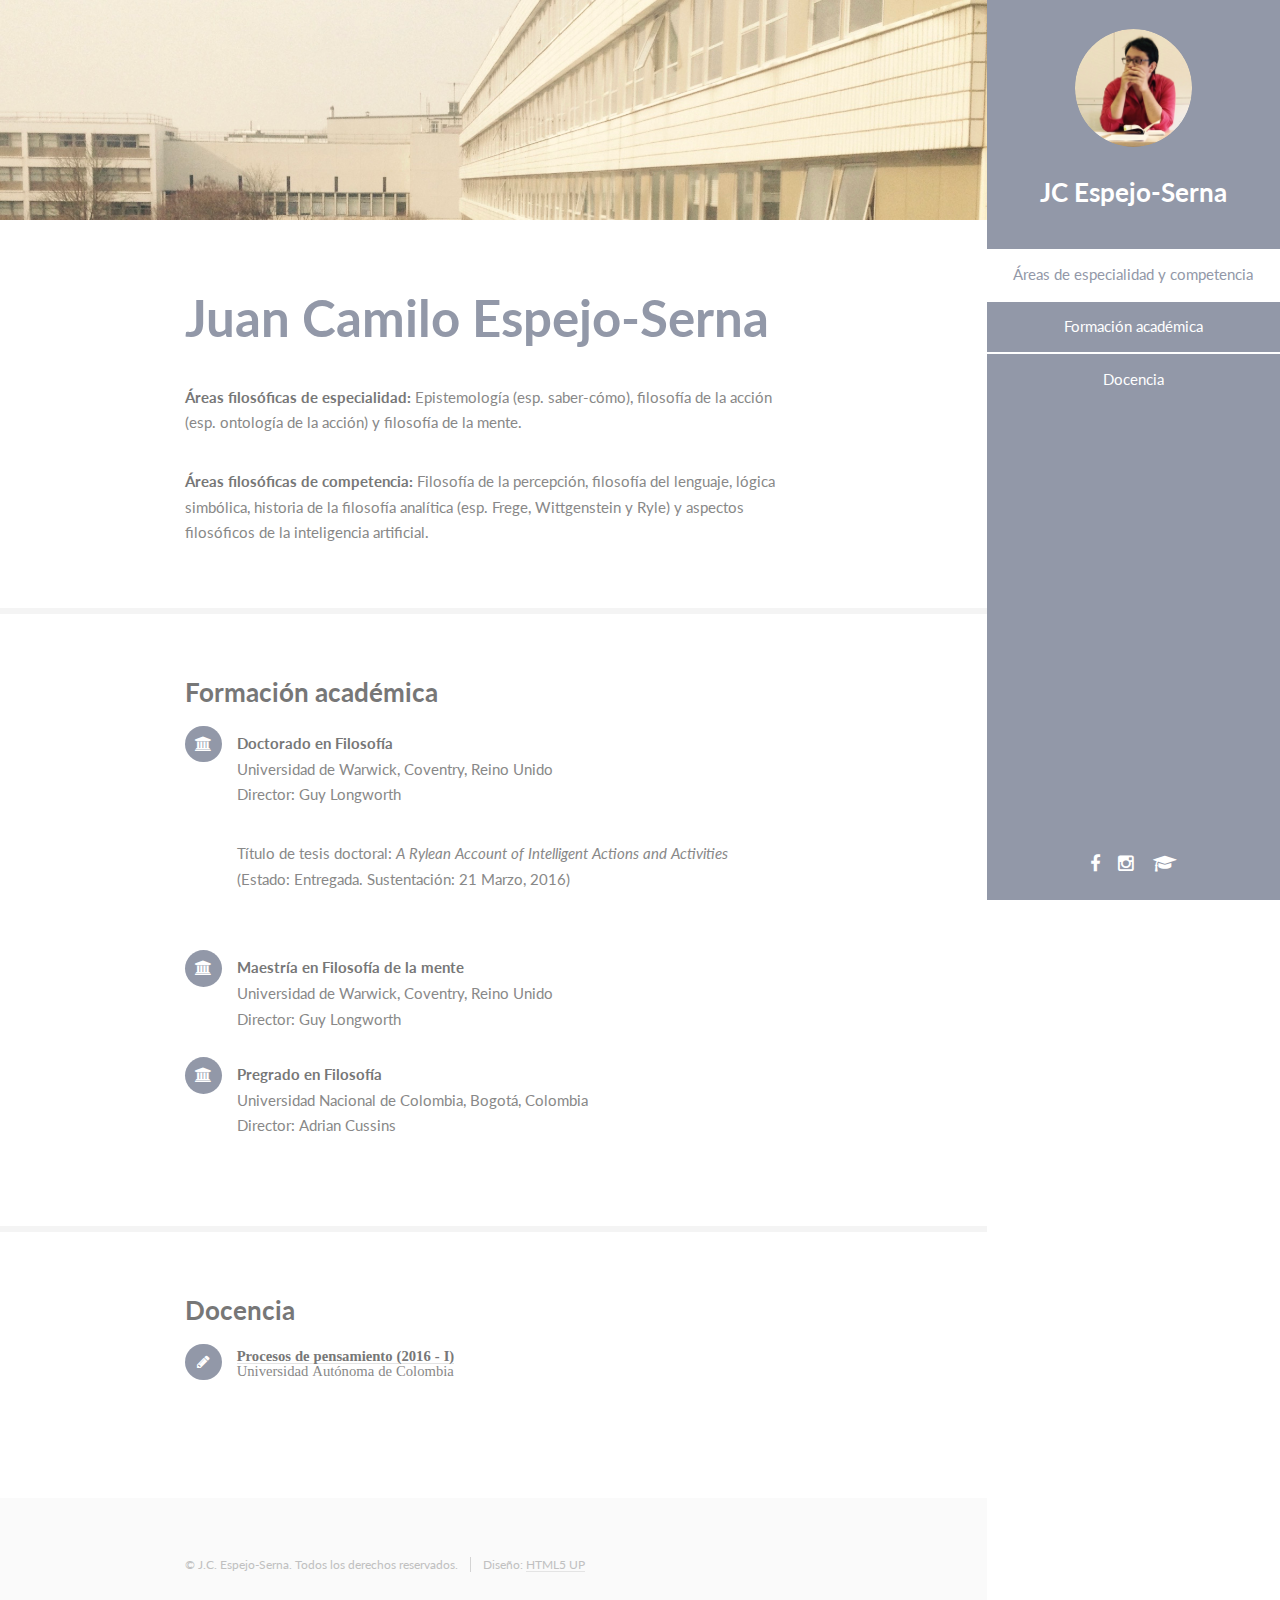
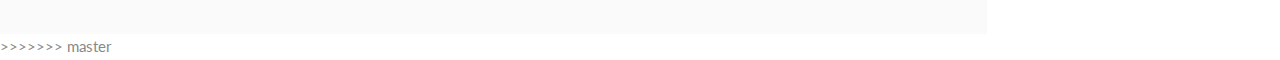
<file: index.html>
<!DOCTYPE HTML>
<!--
	Read Only by HTML5 UP
	html5up.net | @n33co
	Free for personal and commercial use under the CCA 3.0 license (html5up.net/license)
-->
<html>
	<head>
		<title>JC Espejo-Serna</title>
		<meta charset="utf-8" />
		<meta name="viewport" content="width=device-width, initial-scale=1" />
		<!--[if lte IE 8]><script src="assets/js/ie/html5shiv.js"></script><![endif]-->
		<link rel="stylesheet" href="assets/css/main-jces.css" />
		<!--[if lte IE 8]><link rel="stylesheet" href="assets/css/ie8.css" /><![endif]-->
	</head>
	<body>

		<!-- Header -->
			<section id="header">
				<header>
					<span class="image avatar"><img src="images/avatar-jces.jpg" alt="" /></span>
					<h1 id="logo"><a href="#">JC Espejo-Serna</a></h1>
					<p></p>
				</header>
				<nav id="nav">
					<ul>
						<li><a href="#one" class="active">Áreas de especialidad y competencia</a></li>
						<li><a href="#two">Formación académica</a></li>
						<li><a href="#three">Docencia</a></li>
<!--						<li><a href="#four">Contacto</a></li>-->
					</ul>
				</nav>
				<footer>
					<ul class="icons">
						
						<li><a href="https://www.facebook.com/juancamiloespejoserna" class="icon fa-facebook"><span class="label">Facebook</span></a></li>
						<li><a href="https://www.instagram.com/jcespejos/" class="icon fa-instagram"><span class="label">Instagram</span></a></li>
						<li><a href="http://warwick.academia.edu/JuanCamiloEspejoSerna" class="icon fa-graduation-cap"><span class="label">Academia.edu</span></a></li>
						
					</ul>
				</footer>
			</section>

		<!-- Wrapper -->
			<div id="wrapper">

				<!-- Main -->
					<div id="main">

						<!-- One -->
							<section id="one">
								<div class="container">
									<header class="major">
										<h2>Juan Camilo Espejo-Serna</h2>
										
									</header>
                                    <p> <b>Áreas filosóficas de especialidad:</b> Epistemología (esp. saber-cómo), filosofía de la acción (esp. ontología de la acción) y filosofía de la mente.</p>
<p>
                                
<b>Áreas filosóficas de competencia:</b>                                
Filosofía de la percepción, filosofía del lenguaje, lógica simbólica, historia de la filosofía analítica (esp. Frege, Wittgenstein y Ryle) y aspectos filosóficos de la inteligencia artificial. </p>
								</div>
							</section>

						<!-- Two -->
							<section id="two">
								<div class="container">
									<h3>Formación académica</h3>
									
									<ul class="feature-icons">
								
										<li class="fa-university">
                                            <p><b>Doctorado en Filosofía</b> <br>Universidad de Warwick, Coventry, Reino Unido
                                            <br>Director: Guy Longworth</p>
                                        
                                        
<p>Título de tesis doctoral: <i>A Rylean Account of Intelligent Actions and Activities </i><br>(Estado: Entregada. Sustentación: 21 Marzo, 2016)</p></li>
                                        <li class="fa-university"><b>Maestría en Filosofía de la mente</b> <br>Universidad de Warwick, Coventry, Reino Unido<br>Director: Guy Longworth</li>
                                        <li class="fa-university"><b>Pregrado en Filosofía </b><br>Universidad Nacional de Colombia, Bogotá, Colombia <br>Director: Adrian Cussins </li>
										
									</ul>
								</div>
							</section>

						<!-- Three -->

							<section id="three">
								<div class="container">
									<h3>Docencia</h3>
									<ul class="feature-icons">
								
										<li class="fa fa-pencil">
                                            <p><b><a href=./pdp.html>Procesos de pensamiento (2016 - I)</a> </b>
                                            <br>Universidad Autónoma de Colombia</p>
                                        
                       
										
									</ul>
<!--
									<div class="features">
										<article>
											<a href="#" class="image"><img src="images/pic01.jpg" alt="" /></a>
											<div class="inner">
												<h4>Possibly broke spacetime</h4>
												<p>Integer eu ante ornare amet commetus vestibulum blandit integer in curae ac faucibus integer adipiscing ornare amet.</p>
											</div>
										</article>
										<article>
											<a href="#" class="image"><img src="images/pic02.jpg" alt="" /></a>
											<div class="inner">
												<h4>Terraformed a small moon</h4>
												<p>Integer eu ante ornare amet commetus vestibulum blandit integer in curae ac faucibus integer adipiscing ornare amet.</p>
											</div>
										</article>
										<article>
											<a href="#" class="image"><img src="images/pic03.jpg" alt="" /></a>
											<div class="inner">
												<h4>Snapped dark matter in the wild</h4>
												<p>Integer eu ante ornare amet commetus vestibulum blandit integer in curae ac faucibus integer adipiscing ornare amet.</p>
											</div>
										</article>
									</div>
-->
								</div>
							</section>


						<!-- Four -->
<!--
							<section id="four">
								<div class="container">
									<h3>Contacto</h3>
									
									<form method="post" action="#">
										<div class="row uniform">
											<div class="6u 12u(xsmall)"><input type="text" name="name" id="name" placeholder="Nombre" /></div>
											<div class="6u 12u(xsmall)"><input type="email" name="email" id="email" placeholder="Correo electrónico" /></div>
										</div>
										<div class="row uniform">
											<div class="12u"><input type="text" name="subject" id="subject" placeholder="Asunto" /></div>
										</div>
										<div class="row uniform">
											<div class="12u"><textarea name="message" id="message" placeholder="Escriba aquí su mensaje" rows="6"></textarea></div>
										</div>
										<div class="row uniform">
											<div class="12u">
												<ul class="actions">
													<li><input type="submit" class="special" value="Enviar mensaje" /></li>
													<li><input type="reset" value="Borrar" /></li>
												</ul>
											</div>
										</div>
									</form>
								</div>
							</section>
-->

						<!-- Five -->
						<!--
							<section id="five">
								<div class="container">
									<h3>Elements</h3>

									<section>
										<h4>Text</h4>
										<p>This is <b>bold</b> and this is <strong>strong</strong>. This is <i>italic</i> and this is <em>emphasized</em>.
										This is <sup>superscript</sup> text and this is <sub>subscript</sub> text.
										This is <u>underlined</u> and this is code: <code>for (;;) { ... }</code>. Finally, <a href="#">this is a link</a>.</p>
										<hr />
										<header>
											<h4>Heading with a Subtitle</h4>
											<p>Lorem ipsum dolor sit amet nullam id egestas urna aliquam</p>
										</header>
										<p>Nunc lacinia ante nunc ac lobortis. Interdum adipiscing gravida odio porttitor sem non mi integer non faucibus ornare mi ut ante amet placerat aliquet. Volutpat eu sed ante lacinia sapien lorem accumsan varius montes viverra nibh in adipiscing blandit tempus accumsan.</p>
										<header>
											<h5>Heading with a Subtitle</h5>
											<p>Lorem ipsum dolor sit amet nullam id egestas urna aliquam</p>
										</header>
										<p>Nunc lacinia ante nunc ac lobortis. Interdum adipiscing gravida odio porttitor sem non mi integer non faucibus ornare mi ut ante amet placerat aliquet. Volutpat eu sed ante lacinia sapien lorem accumsan varius montes viverra nibh in adipiscing blandit tempus accumsan.</p>
										<hr />
										<h2>Heading Level 2</h2>
										<h3>Heading Level 3</h3>
										<h4>Heading Level 4</h4>
										<h5>Heading Level 5</h5>
										<h6>Heading Level 6</h6>
										<hr />
										<h5>Blockquote</h5>
										<blockquote>Fringilla nisl. Donec accumsan interdum nisi, quis tincidunt felis sagittis eget tempus euismod. Vestibulum ante ipsum primis in faucibus vestibulum. Blandit adipiscing eu felis iaculis volutpat ac adipiscing accumsan faucibus. Vestibulum ante ipsum primis in faucibus lorem ipsum dolor sit amet nullam adipiscing eu felis.</blockquote>
										<h5>Preformatted</h5>
										<pre><code>i = 0;

	while (!deck.isInOrder()) {
	    print 'Iteration ' + i;
	    deck.shuffle();
	    i++;
	}

	print 'It took ' + i + ' iterations to sort the deck.';</code></pre>
									</section>

									<section>
										<h4>Lists</h4>
										<div class="row">
											<div class="6u 12u(xsmall)">
												<h5>Unordered</h5>
												<ul>
													<li>Dolor pulvinar etiam magna etiam.</li>
													<li>Sagittis adipiscing lorem eleifend.</li>
													<li>Felis enim feugiat dolore viverra.</li>
												</ul>
												<h5>Alternate</h5>
												<ul class="alt">
													<li>Dolor pulvinar etiam magna etiam.</li>
													<li>Sagittis adipiscing lorem eleifend.</li>
													<li>Felis enim feugiat dolore viverra.</li>
												</ul>
											</div>
											<div class="6u 12u(xsmall)">
												<h5>Ordered</h5>
												<ol>
													<li>Dolor pulvinar etiam magna etiam.</li>
													<li>Etiam vel felis at lorem sed viverra.</li>
													<li>Felis enim feugiat dolore viverra.</li>
													<li>Dolor pulvinar etiam magna etiam.</li>
													<li>Etiam vel felis at lorem sed viverra.</li>
													<li>Felis enim feugiat dolore viverra.</li>
												</ol>
												<h5>Icons</h5>
												<ul class="icons">
													<li><a href="#" class="icon fa-twitter"><span class="label">Twitter</span></a></li>
													<li><a href="#" class="icon fa-facebook"><span class="label">Facebook</span></a></li>
													<li><a href="#" class="icon fa-instagram"><span class="label">Instagram</span></a></li>
													<li><a href="#" class="icon fa-github"><span class="label">Github</span></a></li>
													<li><a href="#" class="icon fa-dribbble"><span class="label">Dribbble</span></a></li>
													<li><a href="#" class="icon fa-tumblr"><span class="label">Tumblr</span></a></li>
												</ul>
											</div>
										</div>
										<h5>Actions</h5>
										<ul class="actions">
											<li><a href="#" class="button special">Default</a></li>
											<li><a href="#" class="button">Default</a></li>
											<li><a href="#" class="button alt">Default</a></li>
										</ul>
										<ul class="actions small">
											<li><a href="#" class="button special small">Small</a></li>
											<li><a href="#" class="button small">Small</a></li>
											<li><a href="#" class="button alt small">Small</a></li>
										</ul>
										<div class="row">
											<div class="3u 6u(medium) 12u$(xsmall)">
												<ul class="actions vertical">
													<li><a href="#" class="button special">Default</a></li>
													<li><a href="#" class="button">Default</a></li>
													<li><a href="#" class="button alt">Default</a></li>
												</ul>
											</div>
											<div class="3u 6u$(medium) 12u$(xsmall)">
												<ul class="actions vertical small">
													<li><a href="#" class="button special small">Small</a></li>
													<li><a href="#" class="button small">Small</a></li>
													<li><a href="#" class="button alt small">Small</a></li>
												</ul>
											</div>
											<div class="3u 6u(medium) 12u$(xsmall)">
												<ul class="actions vertical">
													<li><a href="#" class="button special fit">Default</a></li>
													<li><a href="#" class="button fit">Default</a></li>
													<li><a href="#" class="button alt fit">Default</a></li>
												</ul>
											</div>
											<div class="3u 6u$(medium) 12u$(xsmall)">
												<ul class="actions vertical small">
													<li><a href="#" class="button special small fit">Small</a></li>
													<li><a href="#" class="button small fit">Small</a></li>
													<li><a href="#" class="button alt small fit">Small</a></li>
												</ul>
											</div>
										</div>
									</section>

									<section>
										<h4>Table</h4>
										<h5>Default</h5>
										<div class="table-wrapper">
											<table>
												<thead>
													<tr>
														<th>Name</th>
														<th>Description</th>
														<th>Price</th>
													</tr>
												</thead>
												<tbody>
													<tr>
														<td>Item One</td>
														<td>Ante turpis integer aliquet porttitor.</td>
														<td>29.99</td>
													</tr>
													<tr>
														<td>Item Two</td>
														<td>Vis ac commodo adipiscing arcu aliquet.</td>
														<td>19.99</td>
													</tr>
													<tr>
														<td>Item Three</td>
														<td> Morbi faucibus arcu accumsan lorem.</td>
														<td>29.99</td>
													</tr>
													<tr>
														<td>Item Four</td>
														<td>Vitae integer tempus condimentum.</td>
														<td>19.99</td>
													</tr>
													<tr>
														<td>Item Five</td>
														<td>Ante turpis integer aliquet porttitor.</td>
														<td>29.99</td>
													</tr>
												</tbody>
												<tfoot>
													<tr>
														<td colspan="2"></td>
														<td>100.00</td>
													</tr>
												</tfoot>
											</table>
										</div>

										<h5>Alternate</h5>
										<div class="table-wrapper">
											<table class="alt">
												<thead>
													<tr>
														<th>Name</th>
														<th>Description</th>
														<th>Price</th>
													</tr>
												</thead>
												<tbody>
													<tr>
														<td>Item One</td>
														<td>Ante turpis integer aliquet porttitor.</td>
														<td>29.99</td>
													</tr>
													<tr>
														<td>Item Two</td>
														<td>Vis ac commodo adipiscing arcu aliquet.</td>
														<td>19.99</td>
													</tr>
													<tr>
														<td>Item Three</td>
														<td> Morbi faucibus arcu accumsan lorem.</td>
														<td>29.99</td>
													</tr>
													<tr>
														<td>Item Four</td>
														<td>Vitae integer tempus condimentum.</td>
														<td>19.99</td>
													</tr>
													<tr>
														<td>Item Five</td>
														<td>Ante turpis integer aliquet porttitor.</td>
														<td>29.99</td>
													</tr>
												</tbody>
												<tfoot>
													<tr>
														<td colspan="2"></td>
														<td>100.00</td>
													</tr>
												</tfoot>
											</table>
										</div>
									</section>

									<section>
										<h4>Buttons</h4>
										<ul class="actions">
											<li><a href="#" class="button special">Special</a></li>
											<li><a href="#" class="button">Default</a></li>
											<li><a href="#" class="button alt">Alternate</a></li>
										</ul>
										<ul class="actions">
											<li><a href="#" class="button special big">Big</a></li>
											<li><a href="#" class="button">Default</a></li>
											<li><a href="#" class="button alt small">Small</a></li>
										</ul>
										<ul class="actions fit">
											<li><a href="#" class="button special fit">Fit</a></li>
											<li><a href="#" class="button fit">Fit</a></li>
											<li><a href="#" class="button alt fit">Fit</a></li>
										</ul>
										<ul class="actions fit small">
											<li><a href="#" class="button special fit small">Fit + Small</a></li>
											<li><a href="#" class="button fit small">Fit + Small</a></li>
											<li><a href="#" class="button alt fit small">Fit + Small</a></li>
										</ul>
										<ul class="actions">
											<li><a href="#" class="button special icon fa-download">Icon</a></li>
											<li><a href="#" class="button icon fa-download">Icon</a></li>
											<li><a href="#" class="button alt icon fa-check">Icon</a></li>
										</ul>
										<ul class="actions">
											<li><span class="button special disabled">Special</span></li>
											<li><span class="button disabled">Default</span></li>
											<li><span class="button alt disabled">Alternate</span></li>
										</ul>
									</section>

									<section>
										<h4>Form</h4>
										<form method="post" action="#">
											<div class="row uniform">
												<div class="6u 12u(xsmall)">
													<input type="text" name="demo-name" id="demo-name" value="" placeholder="Name" />
												</div>
												<div class="6u 12u(xsmall)">
													<input type="email" name="demo-email" id="demo-email" value="" placeholder="Email" />
												</div>
											</div>
											<div class="row uniform">
												<div class="12u">
													<div class="select-wrapper">
														<select name="demo-category" id="demo-category">
															<option value="">- Category -</option>
															<option value="1">Manufacturing</option>
															<option value="1">Shipping</option>
															<option value="1">Administration</option>
															<option value="1">Human Resources</option>
														</select>
													</div>
												</div>
											</div>
											<div class="row uniform">
												<div class="4u 12u(medium)">
													<input type="radio" id="demo-priority-low" name="demo-priority" checked>
													<label for="demo-priority-low">Low Priority</label>
												</div>
												<div class="4u 12u(medium)">
													<input type="radio" id="demo-priority-normal" name="demo-priority">
													<label for="demo-priority-normal">Normal Priority</label>
												</div>
												<div class="4u 12u(medium)">
													<input type="radio" id="demo-priority-high" name="demo-priority">
													<label for="demo-priority-high">High Priority</label>
												</div>
											</div>
											<div class="row uniform">
												<div class="6u 12u(medium)">
													<input type="checkbox" id="demo-copy" name="demo-copy">
													<label for="demo-copy">Email me a copy of this message</label>
												</div>
												<div class="6u 12u(medium)">
													<input type="checkbox" id="demo-human" name="demo-human" checked>
													<label for="demo-human">I am a human and not a robot</label>
												</div>
											</div>
											<div class="row uniform">
												<div class="12u">
													<textarea name="demo-message" id="demo-message" placeholder="Enter your message" rows="6"></textarea>
												</div>
											</div>
											<div class="row uniform">
												<div class="12u">
													<ul class="actions">
														<li><input type="submit" value="Send Message" /></li>
														<li><input type="reset" value="Reset" class="alt" /></li>
													</ul>
												</div>
											</div>
										</form>
									</section>

									<section>
										<h4>Image</h4>
										<h5>Fit</h5>
										<span class="image fit"><img src="images/banner.jpg" alt="" /></span>
										<div class="box alt">
											<div class="row 50% uniform">
												<div class="4u"><span class="image fit"><img src="images/pic01.jpg" alt="" /></span></div>
												<div class="4u"><span class="image fit"><img src="images/pic02.jpg" alt="" /></span></div>
												<div class="4u"><span class="image fit"><img src="images/pic03.jpg" alt="" /></span></div>
											</div>
											<div class="row 50% uniform">
												<div class="4u"><span class="image fit"><img src="images/pic02.jpg" alt="" /></span></div>
												<div class="4u"><span class="image fit"><img src="images/pic03.jpg" alt="" /></span></div>
												<div class="4u"><span class="image fit"><img src="images/pic01.jpg" alt="" /></span></div>
											</div>
											<div class="row 50% uniform">
												<div class="4u"><span class="image fit"><img src="images/pic03.jpg" alt="" /></span></div>
												<div class="4u"><span class="image fit"><img src="images/pic01.jpg" alt="" /></span></div>
												<div class="4u"><span class="image fit"><img src="images/pic02.jpg" alt="" /></span></div>
											</div>
										</div>
										<h5>Left &amp; Right</h5>
										<p><span class="image left"><img src="images/avatar.jpg" alt="" /></span>Fringilla nisl. Donec accumsan interdum nisi, quis tincidunt felis sagittis eget. tempus euismod. Vestibulum ante ipsum primis in faucibus vestibulum. Blandit adipiscing eu felis iaculis volutpat ac adipiscing accumsan eu faucibus. Integer ac pellentesque praesent tincidunt felis sagittis eget. tempus euismod. Vestibulum ante ipsum primis in faucibus vestibulum. Blandit adipiscing eu felis iaculis volutpat ac adipiscing accumsan eu faucibus. Integer ac pellentesque praesent. Donec accumsan interdum nisi, quis tincidunt felis sagittis eget. tempus euismod. Vestibulum ante ipsum primis in faucibus vestibulum. Blandit adipiscing eu felis iaculis volutpat ac adipiscing accumsan eu faucibus. Integer ac pellentesque praesent tincidunt felis sagittis eget. tempus euismod. Vestibulum ante ipsum primis in faucibus vestibulum. Blandit adipiscing eu felis iaculis volutpat ac adipiscing accumsan eu faucibus. Integer ac pellentesque praesent.</p>
										<p><span class="image right"><img src="images/avatar.jpg" alt="" /></span>Fringilla nisl. Donec accumsan interdum nisi, quis tincidunt felis sagittis eget. tempus euismod. Vestibulum ante ipsum primis in faucibus vestibulum. Blandit adipiscing eu felis iaculis volutpat ac adipiscing accumsan eu faucibus. Integer ac pellentesque praesent tincidunt felis sagittis eget. tempus euismod. Vestibulum ante ipsum primis in faucibus vestibulum. Blandit adipiscing eu felis iaculis volutpat ac adipiscing accumsan eu faucibus. Integer ac pellentesque praesent. Donec accumsan interdum nisi, quis tincidunt felis sagittis eget. tempus euismod. Vestibulum ante ipsum primis in faucibus vestibulum. Blandit adipiscing eu felis iaculis volutpat ac adipiscing accumsan eu faucibus. Integer ac pellentesque praesent tincidunt felis sagittis eget. tempus euismod. Vestibulum ante ipsum primis in faucibus vestibulum. Blandit adipiscing eu felis iaculis volutpat ac adipiscing accumsan eu faucibus. Integer ac pellentesque praesent.</p>
									</section>

								</div>
							</section>
						-->

					</div>

				<!-- Footer -->
					<section id="footer">
						<div class="container">
							<ul class="copyright">
								<li>&copy; J.C. Espejo-Serna. Todos los derechos reservados.</li><li>Diseño: <a href="http://html5up.net">HTML5 UP</a></li>
							</ul>
						</div>
					</section>

			</div>

		<!-- Scripts -->
			<script src="assets/js/jquery.min.js"></script>
			<script src="assets/js/jquery.scrollzer.min.js"></script>
			<script src="assets/js/jquery.scrolly.min.js"></script>
			<script src="assets/js/skel.min.js"></script>
			<script src="assets/js/util.js"></script>
			<!--[if lte IE 8]><script src="assets/js/ie/respond.min.js"></script><![endif]-->
			<script src="assets/js/main.js"></script>

	</body>
</html>
>>>>>>> master
</file>
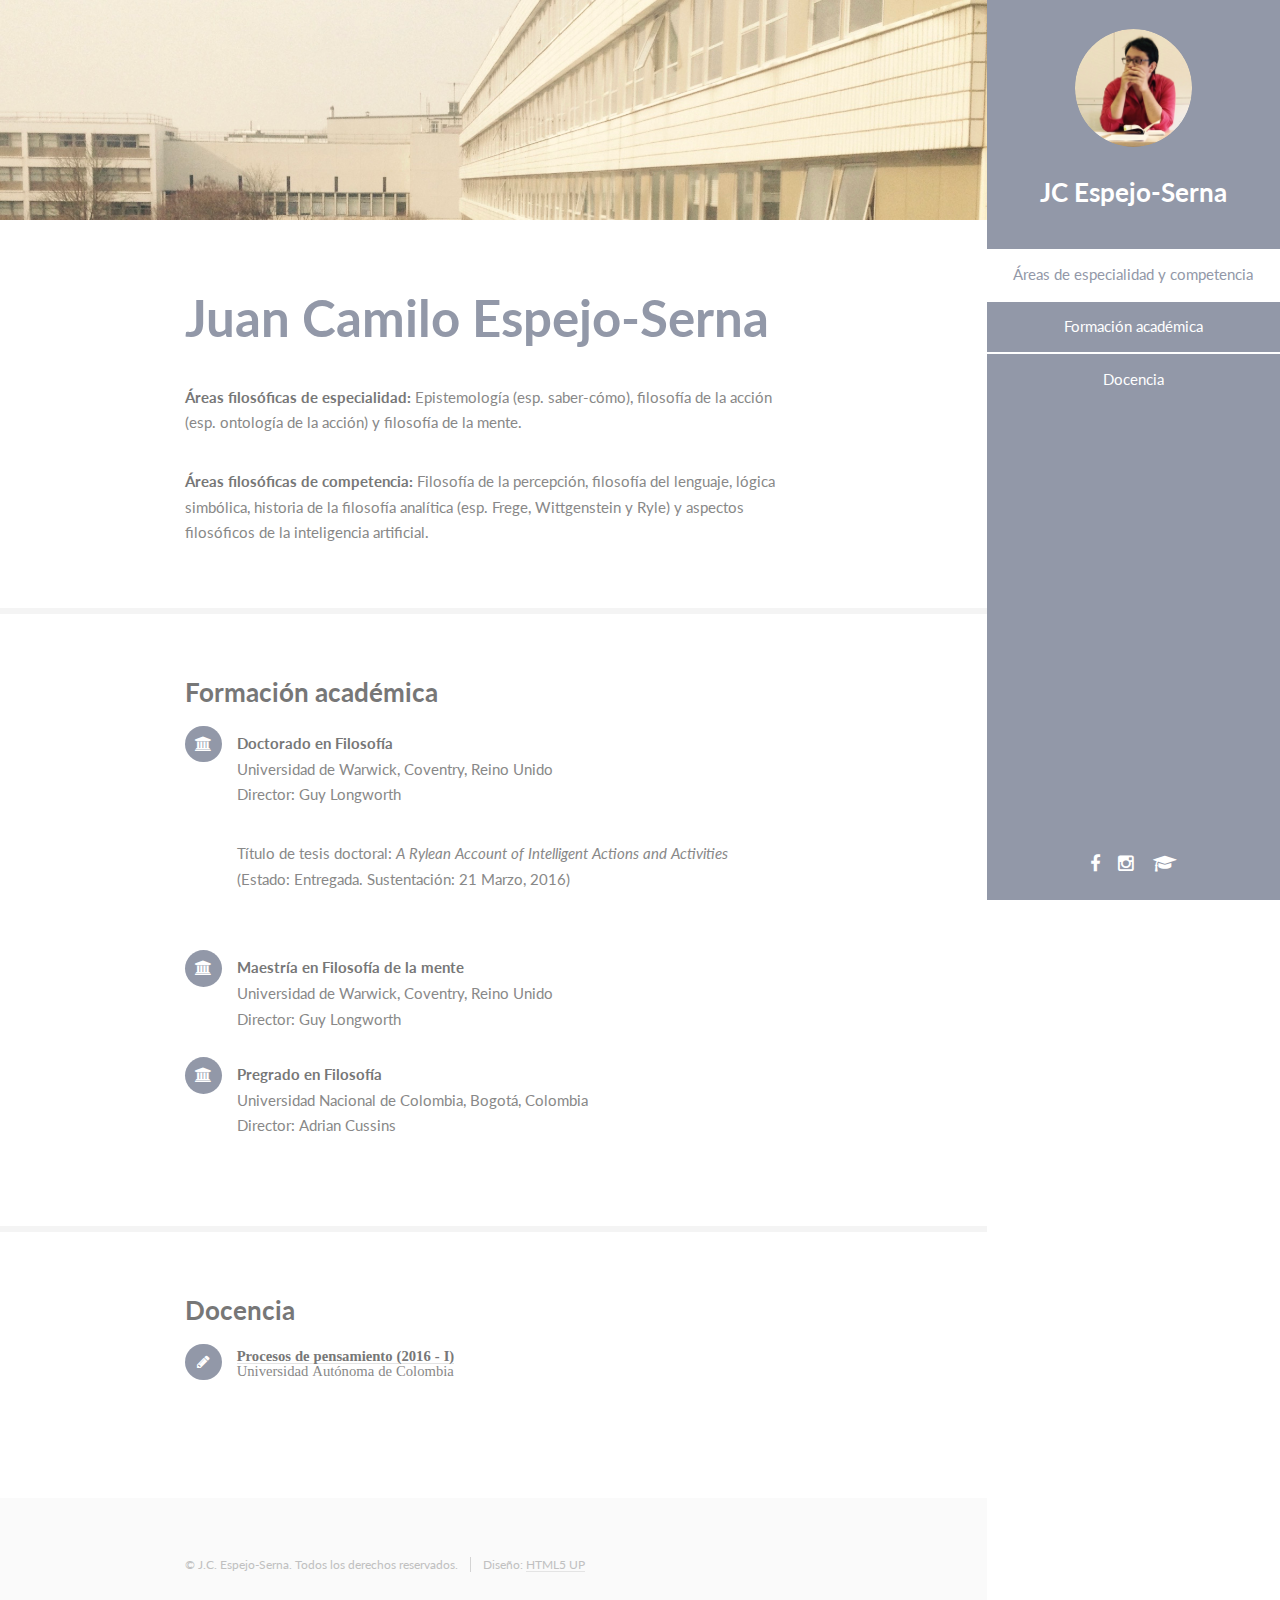
<file: jces-es.html>
<!DOCTYPE HTML>
<!--
	Read Only by HTML5 UP
	html5up.net | @n33co
	Free for personal and commercial use under the CCA 3.0 license (html5up.net/license)
-->
<html>
	<head>
		<title>JC Espejo-Serna</title>
		<meta charset="utf-8" />
		<meta name="viewport" content="width=device-width, initial-scale=1" />
		<!--[if lte IE 8]><script src="assets/js/ie/html5shiv.js"></script><![endif]-->
		<link rel="stylesheet" href="assets/css/main-jces.css" />
		<!--[if lte IE 8]><link rel="stylesheet" href="assets/css/ie8.css" /><![endif]-->
	</head>
	<body>

		<!-- Header -->
			<section id="header">
				<header>
					<span class="image avatar"><img src="images/avatar-jces.jpg" alt="" /></span>
					<h1 id="logo"><a href="#">JC Espejo-Serna</a></h1>
					<p></p>
				</header>
				<nav id="nav">
					<ul>
						<li><a href="#one" class="active">Áreas de especialidad y competencia</a></li>
						<li><a href="#two">Formación académica</a></li>
						<li><a href="#three">Docencia</a></li>
<!--						<li><a href="#four">Contacto</a></li>-->
					</ul>
				</nav>
				<footer>
					<ul class="icons">
						
						<li><a href="https://www.facebook.com/juancamiloespejoserna" class="icon fa-facebook"><span class="label">Facebook</span></a></li>
						<li><a href="https://www.instagram.com/jcespejos/" class="icon fa-instagram"><span class="label">Instagram</span></a></li>
						<li><a href="http://warwick.academia.edu/JuanCamiloEspejoSerna" class="icon fa-graduation-cap"><span class="label">Academia.edu</span></a></li>
						
					</ul>
				</footer>
			</section>

		<!-- Wrapper -->
			<div id="wrapper">

				<!-- Main -->
					<div id="main">

						<!-- One -->
							<section id="one">
								<div class="container">
									<header class="major">
										<h2>Juan Camilo Espejo-Serna</h2>
										
									</header>
                                    <p> <b>Áreas filosóficas de especialidad:</b> Epistemología (esp. saber-cómo), filosofía de la acción (esp. ontología de la acción) y filosofía de la mente.</p>
<p>
                                
<b>Áreas filosóficas de competencia:</b>                                
Filosofía de la percepción, filosofía del lenguaje, lógica simbólica, historia de la filosofía analítica (esp. Frege, Wittgenstein y Ryle) y aspectos filosóficos de la inteligencia artificial. </p>
								</div>
							</section>

						<!-- Two -->
							<section id="two">
								<div class="container">
									<h3>Formación académica</h3>
									
									<ul class="feature-icons">
								
										<li class="fa-university">
                                            <p><b>Doctorado en Filosofía</b> <br>Universidad de Warwick, Coventry, Reino Unido
                                            <br>Director: Guy Longworth</p>
                                        
                                        
<p>Título de tesis doctoral: <i>A Rylean Account of Intelligent Actions and Activities </i><br>(Estado: Entregada. Sustentación: 21 Marzo, 2016)</p></li>
                                        <li class="fa-university"><b>Maestría en Filosofía de la mente</b> <br>Universidad de Warwick, Coventry, Reino Unido<br>Director: Guy Longworth</li>
                                        <li class="fa-university"><b>Pregrado en Filosofía </b><br>Universidad Nacional de Colombia, Bogotá, Colombia <br>Director: Adrian Cussins </li>
										
									</ul>
								</div>
							</section>

						<!-- Three -->

							<section id="three">
								<div class="container">
									<h3>Docencia</h3>
									<ul class="feature-icons">
								
										<li class="fa fa-pencil">
                                            <p><b><a href=./pdp.html>Procesos de pensamiento (2016 - I)</a> </b>
                                            <br>Universidad Autónoma de Colombia</p>
                                        
                       
										
									</ul>
<!--
									<div class="features">
										<article>
											<a href="#" class="image"><img src="images/pic01.jpg" alt="" /></a>
											<div class="inner">
												<h4>Possibly broke spacetime</h4>
												<p>Integer eu ante ornare amet commetus vestibulum blandit integer in curae ac faucibus integer adipiscing ornare amet.</p>
											</div>
										</article>
										<article>
											<a href="#" class="image"><img src="images/pic02.jpg" alt="" /></a>
											<div class="inner">
												<h4>Terraformed a small moon</h4>
												<p>Integer eu ante ornare amet commetus vestibulum blandit integer in curae ac faucibus integer adipiscing ornare amet.</p>
											</div>
										</article>
										<article>
											<a href="#" class="image"><img src="images/pic03.jpg" alt="" /></a>
											<div class="inner">
												<h4>Snapped dark matter in the wild</h4>
												<p>Integer eu ante ornare amet commetus vestibulum blandit integer in curae ac faucibus integer adipiscing ornare amet.</p>
											</div>
										</article>
									</div>
-->
								</div>
							</section>


						<!-- Four -->
<!--
							<section id="four">
								<div class="container">
									<h3>Contacto</h3>
									
									<form method="post" action="#">
										<div class="row uniform">
											<div class="6u 12u(xsmall)"><input type="text" name="name" id="name" placeholder="Nombre" /></div>
											<div class="6u 12u(xsmall)"><input type="email" name="email" id="email" placeholder="Correo electrónico" /></div>
										</div>
										<div class="row uniform">
											<div class="12u"><input type="text" name="subject" id="subject" placeholder="Asunto" /></div>
										</div>
										<div class="row uniform">
											<div class="12u"><textarea name="message" id="message" placeholder="Escriba aquí su mensaje" rows="6"></textarea></div>
										</div>
										<div class="row uniform">
											<div class="12u">
												<ul class="actions">
													<li><input type="submit" class="special" value="Enviar mensaje" /></li>
													<li><input type="reset" value="Borrar" /></li>
												</ul>
											</div>
										</div>
									</form>
								</div>
							</section>
-->

						<!-- Five -->
						<!--
							<section id="five">
								<div class="container">
									<h3>Elements</h3>

									<section>
										<h4>Text</h4>
										<p>This is <b>bold</b> and this is <strong>strong</strong>. This is <i>italic</i> and this is <em>emphasized</em>.
										This is <sup>superscript</sup> text and this is <sub>subscript</sub> text.
										This is <u>underlined</u> and this is code: <code>for (;;) { ... }</code>. Finally, <a href="#">this is a link</a>.</p>
										<hr />
										<header>
											<h4>Heading with a Subtitle</h4>
											<p>Lorem ipsum dolor sit amet nullam id egestas urna aliquam</p>
										</header>
										<p>Nunc lacinia ante nunc ac lobortis. Interdum adipiscing gravida odio porttitor sem non mi integer non faucibus ornare mi ut ante amet placerat aliquet. Volutpat eu sed ante lacinia sapien lorem accumsan varius montes viverra nibh in adipiscing blandit tempus accumsan.</p>
										<header>
											<h5>Heading with a Subtitle</h5>
											<p>Lorem ipsum dolor sit amet nullam id egestas urna aliquam</p>
										</header>
										<p>Nunc lacinia ante nunc ac lobortis. Interdum adipiscing gravida odio porttitor sem non mi integer non faucibus ornare mi ut ante amet placerat aliquet. Volutpat eu sed ante lacinia sapien lorem accumsan varius montes viverra nibh in adipiscing blandit tempus accumsan.</p>
										<hr />
										<h2>Heading Level 2</h2>
										<h3>Heading Level 3</h3>
										<h4>Heading Level 4</h4>
										<h5>Heading Level 5</h5>
										<h6>Heading Level 6</h6>
										<hr />
										<h5>Blockquote</h5>
										<blockquote>Fringilla nisl. Donec accumsan interdum nisi, quis tincidunt felis sagittis eget tempus euismod. Vestibulum ante ipsum primis in faucibus vestibulum. Blandit adipiscing eu felis iaculis volutpat ac adipiscing accumsan faucibus. Vestibulum ante ipsum primis in faucibus lorem ipsum dolor sit amet nullam adipiscing eu felis.</blockquote>
										<h5>Preformatted</h5>
										<pre><code>i = 0;

	while (!deck.isInOrder()) {
	    print 'Iteration ' + i;
	    deck.shuffle();
	    i++;
	}

	print 'It took ' + i + ' iterations to sort the deck.';</code></pre>
									</section>

									<section>
										<h4>Lists</h4>
										<div class="row">
											<div class="6u 12u(xsmall)">
												<h5>Unordered</h5>
												<ul>
													<li>Dolor pulvinar etiam magna etiam.</li>
													<li>Sagittis adipiscing lorem eleifend.</li>
													<li>Felis enim feugiat dolore viverra.</li>
												</ul>
												<h5>Alternate</h5>
												<ul class="alt">
													<li>Dolor pulvinar etiam magna etiam.</li>
													<li>Sagittis adipiscing lorem eleifend.</li>
													<li>Felis enim feugiat dolore viverra.</li>
												</ul>
											</div>
											<div class="6u 12u(xsmall)">
												<h5>Ordered</h5>
												<ol>
													<li>Dolor pulvinar etiam magna etiam.</li>
													<li>Etiam vel felis at lorem sed viverra.</li>
													<li>Felis enim feugiat dolore viverra.</li>
													<li>Dolor pulvinar etiam magna etiam.</li>
													<li>Etiam vel felis at lorem sed viverra.</li>
													<li>Felis enim feugiat dolore viverra.</li>
												</ol>
												<h5>Icons</h5>
												<ul class="icons">
													<li><a href="#" class="icon fa-twitter"><span class="label">Twitter</span></a></li>
													<li><a href="#" class="icon fa-facebook"><span class="label">Facebook</span></a></li>
													<li><a href="#" class="icon fa-instagram"><span class="label">Instagram</span></a></li>
													<li><a href="#" class="icon fa-github"><span class="label">Github</span></a></li>
													<li><a href="#" class="icon fa-dribbble"><span class="label">Dribbble</span></a></li>
													<li><a href="#" class="icon fa-tumblr"><span class="label">Tumblr</span></a></li>
												</ul>
											</div>
										</div>
										<h5>Actions</h5>
										<ul class="actions">
											<li><a href="#" class="button special">Default</a></li>
											<li><a href="#" class="button">Default</a></li>
											<li><a href="#" class="button alt">Default</a></li>
										</ul>
										<ul class="actions small">
											<li><a href="#" class="button special small">Small</a></li>
											<li><a href="#" class="button small">Small</a></li>
											<li><a href="#" class="button alt small">Small</a></li>
										</ul>
										<div class="row">
											<div class="3u 6u(medium) 12u$(xsmall)">
												<ul class="actions vertical">
													<li><a href="#" class="button special">Default</a></li>
													<li><a href="#" class="button">Default</a></li>
													<li><a href="#" class="button alt">Default</a></li>
												</ul>
											</div>
											<div class="3u 6u$(medium) 12u$(xsmall)">
												<ul class="actions vertical small">
													<li><a href="#" class="button special small">Small</a></li>
													<li><a href="#" class="button small">Small</a></li>
													<li><a href="#" class="button alt small">Small</a></li>
												</ul>
											</div>
											<div class="3u 6u(medium) 12u$(xsmall)">
												<ul class="actions vertical">
													<li><a href="#" class="button special fit">Default</a></li>
													<li><a href="#" class="button fit">Default</a></li>
													<li><a href="#" class="button alt fit">Default</a></li>
												</ul>
											</div>
											<div class="3u 6u$(medium) 12u$(xsmall)">
												<ul class="actions vertical small">
													<li><a href="#" class="button special small fit">Small</a></li>
													<li><a href="#" class="button small fit">Small</a></li>
													<li><a href="#" class="button alt small fit">Small</a></li>
												</ul>
											</div>
										</div>
									</section>

									<section>
										<h4>Table</h4>
										<h5>Default</h5>
										<div class="table-wrapper">
											<table>
												<thead>
													<tr>
														<th>Name</th>
														<th>Description</th>
														<th>Price</th>
													</tr>
												</thead>
												<tbody>
													<tr>
														<td>Item One</td>
														<td>Ante turpis integer aliquet porttitor.</td>
														<td>29.99</td>
													</tr>
													<tr>
														<td>Item Two</td>
														<td>Vis ac commodo adipiscing arcu aliquet.</td>
														<td>19.99</td>
													</tr>
													<tr>
														<td>Item Three</td>
														<td> Morbi faucibus arcu accumsan lorem.</td>
														<td>29.99</td>
													</tr>
													<tr>
														<td>Item Four</td>
														<td>Vitae integer tempus condimentum.</td>
														<td>19.99</td>
													</tr>
													<tr>
														<td>Item Five</td>
														<td>Ante turpis integer aliquet porttitor.</td>
														<td>29.99</td>
													</tr>
												</tbody>
												<tfoot>
													<tr>
														<td colspan="2"></td>
														<td>100.00</td>
													</tr>
												</tfoot>
											</table>
										</div>

										<h5>Alternate</h5>
										<div class="table-wrapper">
											<table class="alt">
												<thead>
													<tr>
														<th>Name</th>
														<th>Description</th>
														<th>Price</th>
													</tr>
												</thead>
												<tbody>
													<tr>
														<td>Item One</td>
														<td>Ante turpis integer aliquet porttitor.</td>
														<td>29.99</td>
													</tr>
													<tr>
														<td>Item Two</td>
														<td>Vis ac commodo adipiscing arcu aliquet.</td>
														<td>19.99</td>
													</tr>
													<tr>
														<td>Item Three</td>
														<td> Morbi faucibus arcu accumsan lorem.</td>
														<td>29.99</td>
													</tr>
													<tr>
														<td>Item Four</td>
														<td>Vitae integer tempus condimentum.</td>
														<td>19.99</td>
													</tr>
													<tr>
														<td>Item Five</td>
														<td>Ante turpis integer aliquet porttitor.</td>
														<td>29.99</td>
													</tr>
												</tbody>
												<tfoot>
													<tr>
														<td colspan="2"></td>
														<td>100.00</td>
													</tr>
												</tfoot>
											</table>
										</div>
									</section>

									<section>
										<h4>Buttons</h4>
										<ul class="actions">
											<li><a href="#" class="button special">Special</a></li>
											<li><a href="#" class="button">Default</a></li>
											<li><a href="#" class="button alt">Alternate</a></li>
										</ul>
										<ul class="actions">
											<li><a href="#" class="button special big">Big</a></li>
											<li><a href="#" class="button">Default</a></li>
											<li><a href="#" class="button alt small">Small</a></li>
										</ul>
										<ul class="actions fit">
											<li><a href="#" class="button special fit">Fit</a></li>
											<li><a href="#" class="button fit">Fit</a></li>
											<li><a href="#" class="button alt fit">Fit</a></li>
										</ul>
										<ul class="actions fit small">
											<li><a href="#" class="button special fit small">Fit + Small</a></li>
											<li><a href="#" class="button fit small">Fit + Small</a></li>
											<li><a href="#" class="button alt fit small">Fit + Small</a></li>
										</ul>
										<ul class="actions">
											<li><a href="#" class="button special icon fa-download">Icon</a></li>
											<li><a href="#" class="button icon fa-download">Icon</a></li>
											<li><a href="#" class="button alt icon fa-check">Icon</a></li>
										</ul>
										<ul class="actions">
											<li><span class="button special disabled">Special</span></li>
											<li><span class="button disabled">Default</span></li>
											<li><span class="button alt disabled">Alternate</span></li>
										</ul>
									</section>

									<section>
										<h4>Form</h4>
										<form method="post" action="#">
											<div class="row uniform">
												<div class="6u 12u(xsmall)">
													<input type="text" name="demo-name" id="demo-name" value="" placeholder="Name" />
												</div>
												<div class="6u 12u(xsmall)">
													<input type="email" name="demo-email" id="demo-email" value="" placeholder="Email" />
												</div>
											</div>
											<div class="row uniform">
												<div class="12u">
													<div class="select-wrapper">
														<select name="demo-category" id="demo-category">
															<option value="">- Category -</option>
															<option value="1">Manufacturing</option>
															<option value="1">Shipping</option>
															<option value="1">Administration</option>
															<option value="1">Human Resources</option>
														</select>
													</div>
												</div>
											</div>
											<div class="row uniform">
												<div class="4u 12u(medium)">
													<input type="radio" id="demo-priority-low" name="demo-priority" checked>
													<label for="demo-priority-low">Low Priority</label>
												</div>
												<div class="4u 12u(medium)">
													<input type="radio" id="demo-priority-normal" name="demo-priority">
													<label for="demo-priority-normal">Normal Priority</label>
												</div>
												<div class="4u 12u(medium)">
													<input type="radio" id="demo-priority-high" name="demo-priority">
													<label for="demo-priority-high">High Priority</label>
												</div>
											</div>
											<div class="row uniform">
												<div class="6u 12u(medium)">
													<input type="checkbox" id="demo-copy" name="demo-copy">
													<label for="demo-copy">Email me a copy of this message</label>
												</div>
												<div class="6u 12u(medium)">
													<input type="checkbox" id="demo-human" name="demo-human" checked>
													<label for="demo-human">I am a human and not a robot</label>
												</div>
											</div>
											<div class="row uniform">
												<div class="12u">
													<textarea name="demo-message" id="demo-message" placeholder="Enter your message" rows="6"></textarea>
												</div>
											</div>
											<div class="row uniform">
												<div class="12u">
													<ul class="actions">
														<li><input type="submit" value="Send Message" /></li>
														<li><input type="reset" value="Reset" class="alt" /></li>
													</ul>
												</div>
											</div>
										</form>
									</section>

									<section>
										<h4>Image</h4>
										<h5>Fit</h5>
										<span class="image fit"><img src="images/banner.jpg" alt="" /></span>
										<div class="box alt">
											<div class="row 50% uniform">
												<div class="4u"><span class="image fit"><img src="images/pic01.jpg" alt="" /></span></div>
												<div class="4u"><span class="image fit"><img src="images/pic02.jpg" alt="" /></span></div>
												<div class="4u"><span class="image fit"><img src="images/pic03.jpg" alt="" /></span></div>
											</div>
											<div class="row 50% uniform">
												<div class="4u"><span class="image fit"><img src="images/pic02.jpg" alt="" /></span></div>
												<div class="4u"><span class="image fit"><img src="images/pic03.jpg" alt="" /></span></div>
												<div class="4u"><span class="image fit"><img src="images/pic01.jpg" alt="" /></span></div>
											</div>
											<div class="row 50% uniform">
												<div class="4u"><span class="image fit"><img src="images/pic03.jpg" alt="" /></span></div>
												<div class="4u"><span class="image fit"><img src="images/pic01.jpg" alt="" /></span></div>
												<div class="4u"><span class="image fit"><img src="images/pic02.jpg" alt="" /></span></div>
											</div>
										</div>
										<h5>Left &amp; Right</h5>
										<p><span class="image left"><img src="images/avatar.jpg" alt="" /></span>Fringilla nisl. Donec accumsan interdum nisi, quis tincidunt felis sagittis eget. tempus euismod. Vestibulum ante ipsum primis in faucibus vestibulum. Blandit adipiscing eu felis iaculis volutpat ac adipiscing accumsan eu faucibus. Integer ac pellentesque praesent tincidunt felis sagittis eget. tempus euismod. Vestibulum ante ipsum primis in faucibus vestibulum. Blandit adipiscing eu felis iaculis volutpat ac adipiscing accumsan eu faucibus. Integer ac pellentesque praesent. Donec accumsan interdum nisi, quis tincidunt felis sagittis eget. tempus euismod. Vestibulum ante ipsum primis in faucibus vestibulum. Blandit adipiscing eu felis iaculis volutpat ac adipiscing accumsan eu faucibus. Integer ac pellentesque praesent tincidunt felis sagittis eget. tempus euismod. Vestibulum ante ipsum primis in faucibus vestibulum. Blandit adipiscing eu felis iaculis volutpat ac adipiscing accumsan eu faucibus. Integer ac pellentesque praesent.</p>
										<p><span class="image right"><img src="images/avatar.jpg" alt="" /></span>Fringilla nisl. Donec accumsan interdum nisi, quis tincidunt felis sagittis eget. tempus euismod. Vestibulum ante ipsum primis in faucibus vestibulum. Blandit adipiscing eu felis iaculis volutpat ac adipiscing accumsan eu faucibus. Integer ac pellentesque praesent tincidunt felis sagittis eget. tempus euismod. Vestibulum ante ipsum primis in faucibus vestibulum. Blandit adipiscing eu felis iaculis volutpat ac adipiscing accumsan eu faucibus. Integer ac pellentesque praesent. Donec accumsan interdum nisi, quis tincidunt felis sagittis eget. tempus euismod. Vestibulum ante ipsum primis in faucibus vestibulum. Blandit adipiscing eu felis iaculis volutpat ac adipiscing accumsan eu faucibus. Integer ac pellentesque praesent tincidunt felis sagittis eget. tempus euismod. Vestibulum ante ipsum primis in faucibus vestibulum. Blandit adipiscing eu felis iaculis volutpat ac adipiscing accumsan eu faucibus. Integer ac pellentesque praesent.</p>
									</section>

								</div>
							</section>
						-->

					</div>

				<!-- Footer -->
					<section id="footer">
						<div class="container">
							<ul class="copyright">
								<li>&copy; J.C. Espejo-Serna. Todos los derechos reservados.</li><li>Diseño: <a href="http://html5up.net">HTML5 UP</a></li>
							</ul>
						</div>
					</section>

			</div>

		<!-- Scripts -->
			<script src="assets/js/jquery.min.js"></script>
			<script src="assets/js/jquery.scrollzer.min.js"></script>
			<script src="assets/js/jquery.scrolly.min.js"></script>
			<script src="assets/js/skel.min.js"></script>
			<script src="assets/js/util.js"></script>
			<!--[if lte IE 8]><script src="assets/js/ie/respond.min.js"></script><![endif]-->
			<script src="assets/js/main.js"></script>

	</body>
</html>
</file>
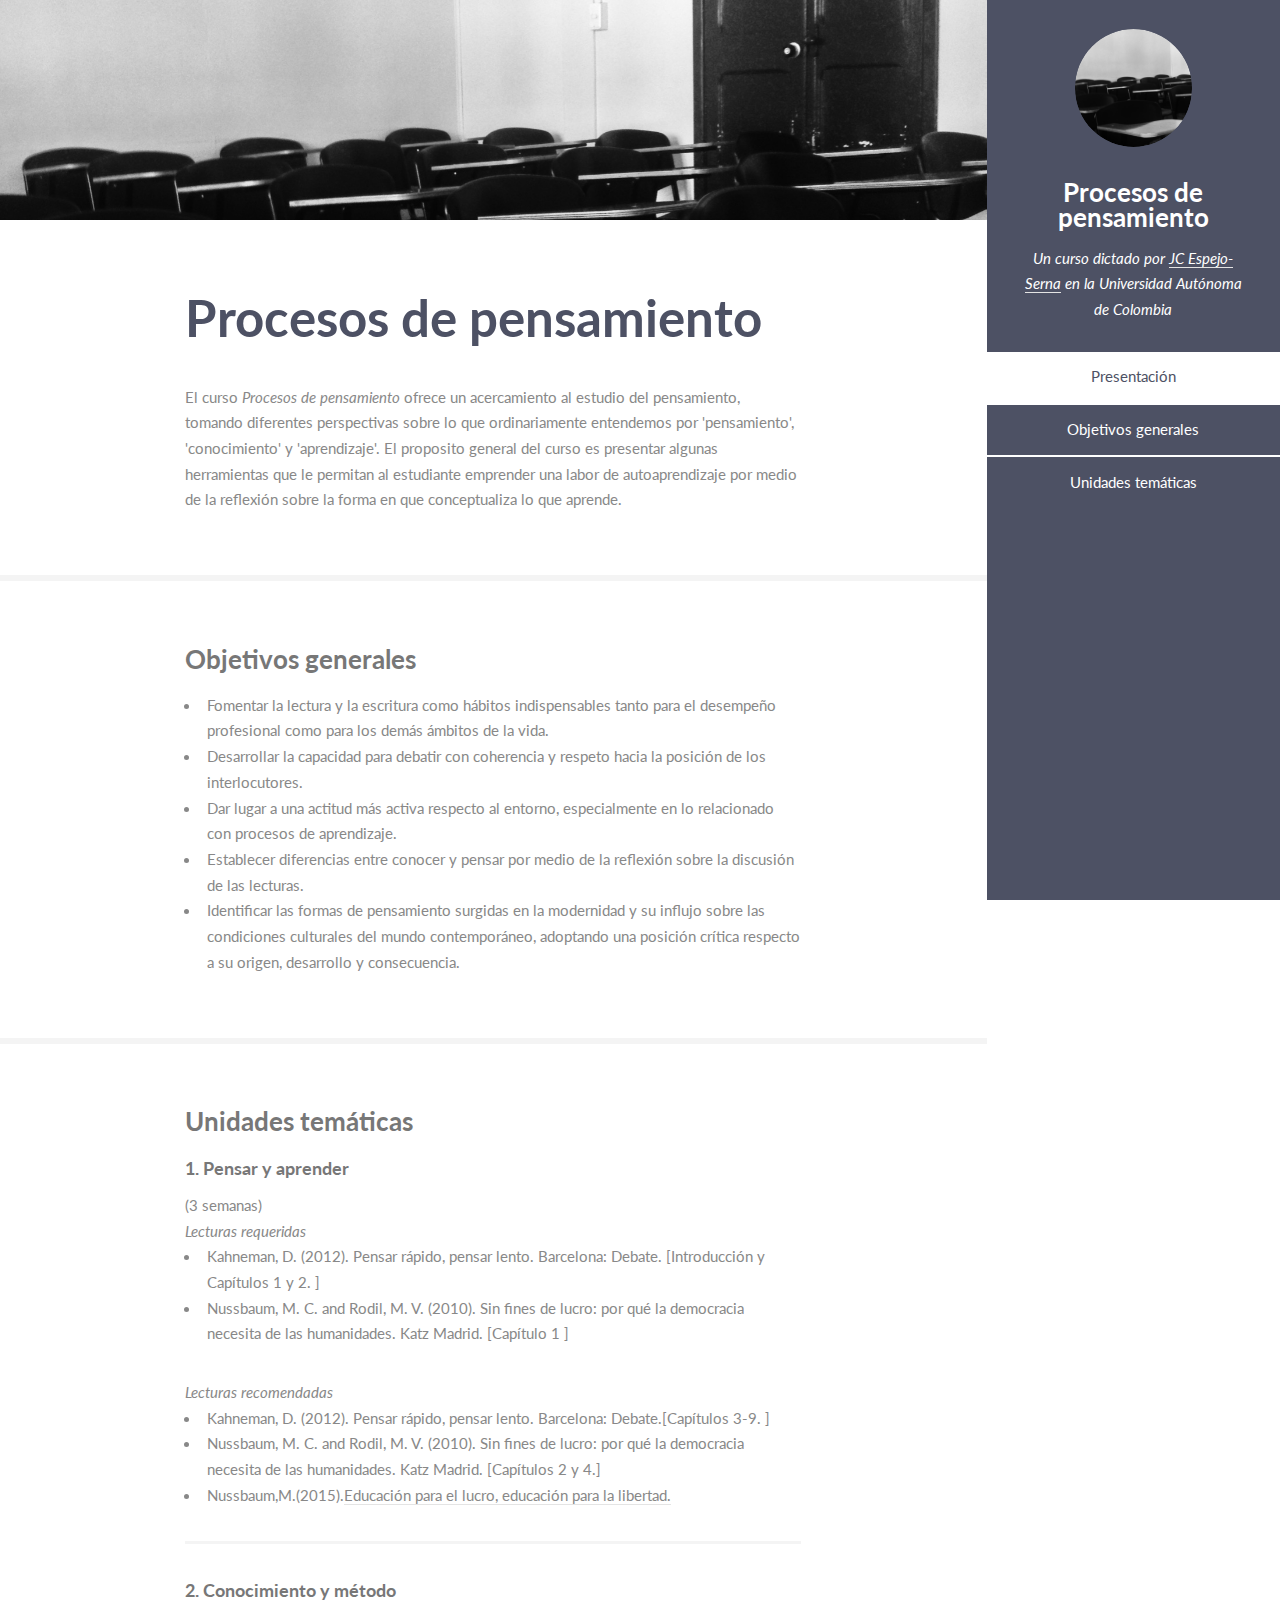
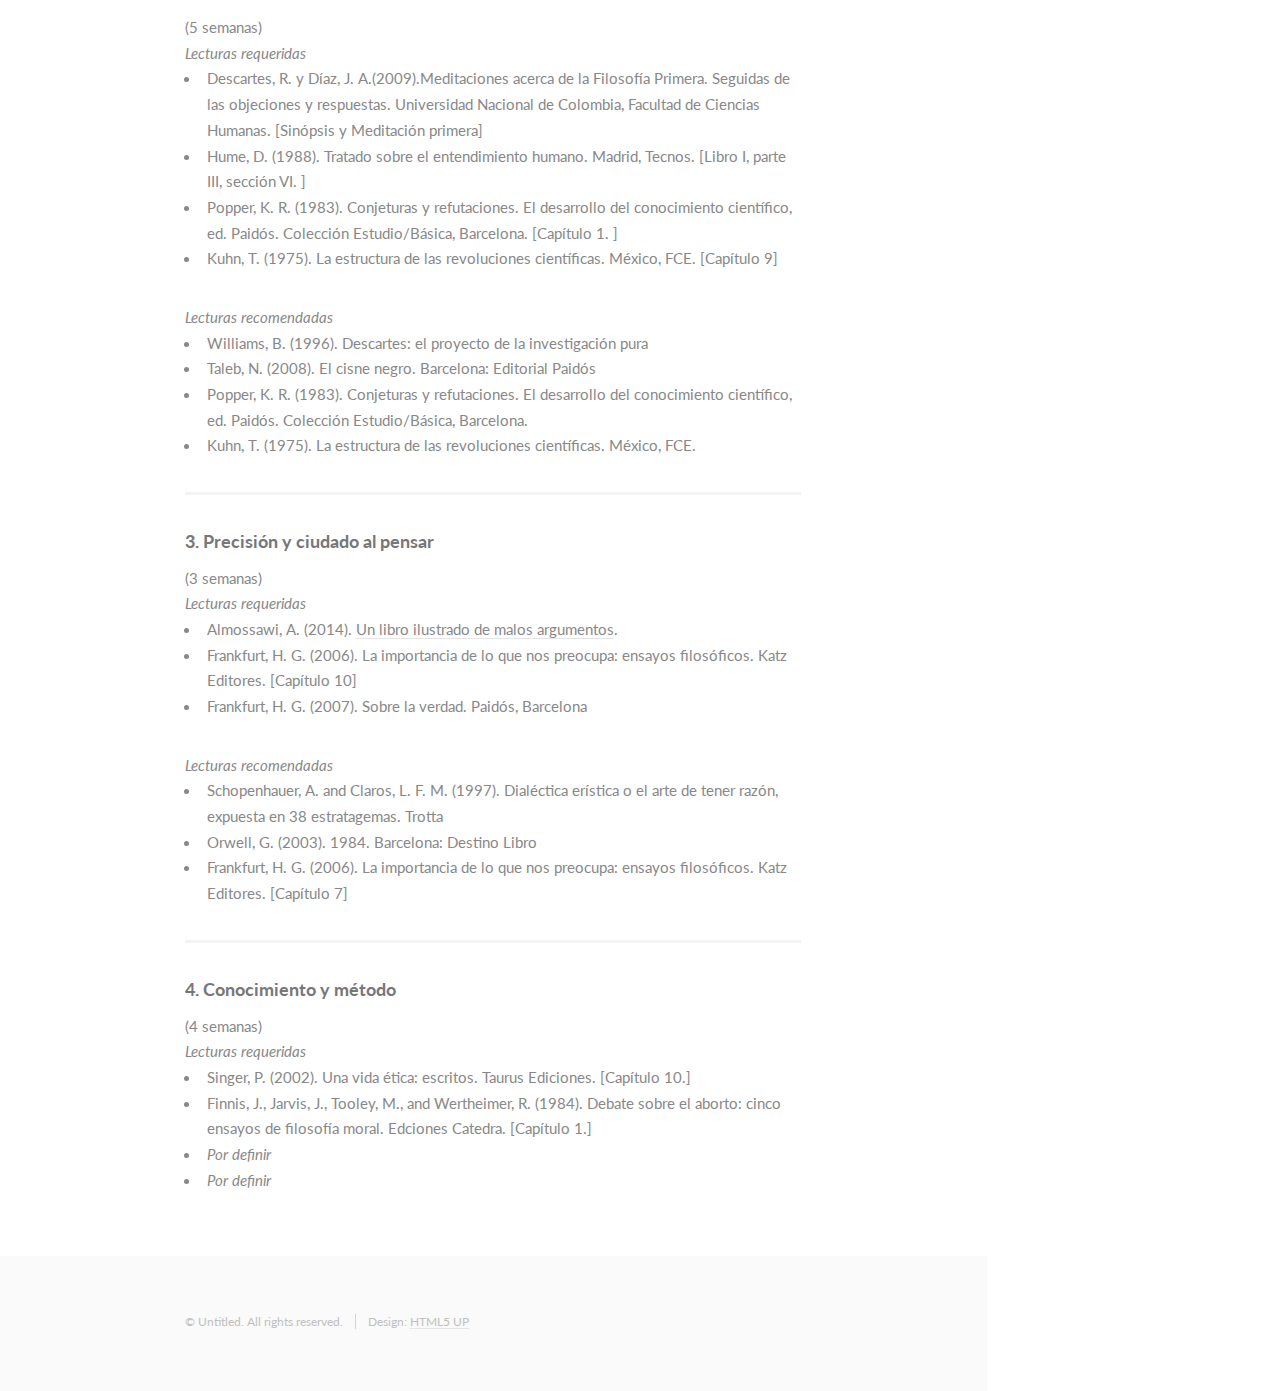
<file: pdp.html>
<!DOCTYPE HTML>
<!--
	Read Only by HTML5 UP
	html5up.net | @n33co
	Free for personal and commercial use under the CCA 3.0 license (html5up.net/license)
-->
<html>
	<head>
		<title>Procesos de pensamiento</title>
		<meta charset="utf-8" />
		<meta name="viewport" content="width=device-width, initial-scale=1" />
		<!--[if lte IE 8]><script src="assets/js/ie/html5shiv.js"></script><![endif]-->
		<link rel="stylesheet" href="assets/css/main-pdp.css" />
		<!--[if lte IE 8]><link rel="stylesheet" href="assets/css/ie8.css" /><![endif]-->
	</head>
	<body>

		<!-- Header -->
			<section id="header">
				<header>
					<span class="image avatar"><img src="images/avatar.jpg" alt="" /></span>
					<h1 id="logo"><a href="#">Procesos de pensamiento</a></h1>
					<p>Un curso dictado por <a href=./index.html>JC Espejo-Serna</a> en la Universidad Autónoma de Colombia </p>
				</header>
				<nav id="nav">
					<ul>
						<li><a href="#one" class="active">Presentación</a></li>
						<li><a href="#two">Objetivos generales</a></li>
						<li><a href="#three">Unidades temáticas</a></li>
<!--						<li><a href="#four">Contact</a></li>-->
					</ul>
				</nav>
				<footer>
					<ul class="icons">
<!--
						<li><a href="#" class="icon fa-twitter"><span class="label">Twitter</span></a></li>
						<li><a href="#" class="icon fa-facebook"><span class="label">Facebook</span></a></li>
						<li><a href="#" class="icon fa-instagram"><span class="label">Instagram</span></a></li>
						<li><a href="#" class="icon fa-github"><span class="label">Github</span></a></li>
-->
<!--						<li><a href="mailto: espejoserna+pdp@gmail.com" class="icon fa-envelope"><span class="label">Email</span></a></li>-->
					</ul>
				</footer>
			</section>

		<!-- Wrapper -->
			<div id="wrapper">

				<!-- Main -->
					<div id="main">

						<!-- One -->
							<section id="one">
								<div class="container">
									<header class="major">
										<h2>Procesos de pensamiento</h2>
										
									</header>
                                    <p> El curso <i>Procesos de pensamiento</i> ofrece un acercamiento al estudio del pensamiento, tomando diferentes perspectivas sobre lo que ordinariamente entendemos por 'pensamiento',  'conocimiento' y 'aprendizaje'. El proposito general del curso es presentar algunas herramientas que le permitan al estudiante emprender una labor de autoaprendizaje por medio de la reflexión sobre la forma en que conceptualiza lo que aprende. </p>
								</div>
							</section>

						<!-- Two -->
							<section id="two">
								<div class="container">
									<h3>Objetivos generales</h3>
								
									<ul>
										<li >Fomentar la lectura y la escritura como hábitos indispensables tanto para el desempeño profesional como para los demás ámbitos de la vida.</li>
										<li >Desarrollar la capacidad para debatir con coherencia y respeto hacia la posición de los interlocutores.</li>
										<li >Dar lugar a una actitud más activa respecto al entorno, especialmente en lo relacionado con procesos de aprendizaje.</li>
										<li>  Establecer diferencias entre conocer y pensar por medio de la reflexión sobre la discusión de las lecturas.</li>
										<li >Identificar las formas de pensamiento surgidas en la modernidad y su influjo sobre las condiciones culturales del mundo contemporáneo, adoptando una posición crítica respecto a su origen, desarrollo y consecuencia.</li>
								
									</ul>
								</div>
							</section>

						<!-- Three -->
							<section id="three">
								<div class="container">
									<h3>Unidades temáticas</h3>
									
									<div class="features">
										<article>
											
								
												<h4>1. Pensar y aprender</h4>
			(3 semanas)<br>									
<i>Lecturas requeridas</i>
<ul>
    <li>Kahneman, D. (2012). Pensar rápido, pensar lento. Barcelona: Debate. [Introducción y Capítulos 1 y 2. ]</li>
    
<li> Nussbaum, M. C. and Rodil, M. V. (2010). Sin fines de lucro: por qué la democracia necesita de las humanidades. Katz Madrid. [Capítulo 1 ]</li></ul>
                                            
                                            <i>Lecturas recomendadas</i>

                                            
<ul>                        
<li>Kahneman, D. (2012). Pensar rápido, pensar lento. Barcelona: Debate.[Capítulos 3-9. ]</li> 
<li> Nussbaum, M. C. and Rodil, M. V. (2010). Sin fines de lucro: por qué la democracia necesita de las
humanidades. Katz Madrid. [Capítulos 2 y 4.]</li>
    <li>Nussbaum,M.(2015).<a href= http://goo.gl/I1JQ0K.>Educación para el lucro, educación para la libertad.</a></li>
            </ul>
                                                        
                                                        
										</article>
										<article>
											<h4>2. Conocimiento y método</h4>(5 semanas)<br>		
                                            <i>Lecturas requeridas</i>
                                            
                                            <ul>
                                            <li> Descartes, R. y  Díaz, J. A.(2009).Meditaciones acerca de la Filosofía Primera. Seguidas de las objeciones y respuestas. Universidad Nacional de Colombia, Facultad de Ciencias Humanas. [Sinópsis y Meditación primera]</li>
 <li> Hume, D. (1988). 
                                                Tratado sobre el entendimiento humano. Madrid, Tecnos. [Libro I, parte III, sección VI. ]</li>
 <li> Popper, K. R. (1983). Conjeturas y refutaciones. El desarrollo del conocimiento científico, ed. Paidós. Colección Estudio/Básica, Barcelona. [Capítulo 1. ]</li>
<li> Kuhn, T. (1975). La estructura de las revoluciones científicas. México, FCE. [Capítulo 9]</li>
                            
                                             </ul>
                                            <i>Lecturas recomendadas</i>
                                            <ul>
                                                <li>Williams, B. (1996). Descartes: el proyecto de la investigación pura</li>
<li>Taleb, N. (2008). El cisne negro. Barcelona: Editorial Paidós</li>
<li> Popper, K. R. (1983). Conjeturas y refutaciones. El desarrollo del conocimiento científico, ed. Paidós. Colección Estudio/Básica, Barcelona.</li>
<li> Kuhn, T. (1975). La estructura de las revoluciones científicas. México, FCE.</li>
                                            </ul>
												
											
										</article>
										<article>
											<h4>3. Precisión y ciudado al pensar</h4>(3 semanas)<br>	
                                            <i>Lecturas requeridas</i>
                                            <ul>
                                                
                                                
<li>Almossawi, A. (2014). <a href= "https://goo.gl/Jdgp3D">Un libro ilustrado de malos argumentos</a>.</li>
<li>Frankfurt, H. G. (2006). La importancia de lo que nos preocupa: ensayos filosóficos. Katz Editores. [Capítulo 10]</li>
<li>Frankfurt, H. G. (2007). Sobre la verdad. Paidós, Barcelona</li> </ul>
                                            
                                            <i>Lecturas recomendadas</i>
                                            <ul>
                                                <li>Schopenhauer, A. and Claros, L. F. M. (1997). Dialéctica erística o el arte de tener razón, expuesta en 38 estratagemas. Trotta</li> 
                                                <li>Orwell, G. (2003). 1984. Barcelona: Destino Libro</li>
<li>Frankfurt, H. G. (2006). La importancia de lo que nos preocupa: ensayos filosóficos. Katz Editores. [Capítulo 7]</li>
                                            </ul>
												
											
										</article>
                                        <article>
											<h4>4. Conocimiento y método</h4>(4 semanas)<br>	
                                            <i>Lecturas requeridas</i>
                                            <ul>
                                                <li>Singer, P. (2002). Una vida ética: escritos. Taurus Ediciones. [Capítulo 10.]</li>
<li> Finnis, J., Jarvis, J., Tooley, M., and Wertheimer, R. (1984). Debate sobre el aborto: cinco ensayos de
filosofía moral. Edciones Catedra. [Capítulo 1.]</li>
                                                
                                               <li><i> Por definir 
                                                    </i></li> 
                                                 <li><i> Por definir 
                                                    </i></li> 
                                            </ul>
                                            
<!--                                        <i>Lecturas recomendadas</i>-->
                                            <ul>
                                            </ul>
												
											
										</article>
									</div>
								</div>
							</section>
<!--

						 Four 
							<section id="four">
								<div class="container">
									<h3>Contact Me</h3>
									<p>Integer eu ante ornare amet commetus vestibulum blandit integer in curae ac faucibus integer non. Adipiscing cubilia elementum integer. Integer eu ante ornare amet commetus.</p>
									<form method="post" action="#">
										<div class="row uniform">
											<div class="6u 12u(xsmall)"><input type="text" name="name" id="name" placeholder="Name" /></div>
											<div class="6u 12u(xsmall)"><input type="email" name="email" id="email" placeholder="Email" /></div>
										</div>
										<div class="row uniform">
											<div class="12u"><input type="text" name="subject" id="subject" placeholder="Subject" /></div>
										</div>
										<div class="row uniform">
											<div class="12u"><textarea name="message" id="message" placeholder="Message" rows="6"></textarea></div>
										</div>
										<div class="row uniform">
											<div class="12u">
												<ul class="actions">
													<li><input type="submit" class="special" value="Send Message" /></li>
													<li><input type="reset" value="Reset Form" /></li>
												</ul>
											</div>
										</div>
									</form>
								</div>
							</section>
-->

						<!-- Five -->
						<!--
							<section id="five">
								<div class="container">
									<h3>Elements</h3>

									<section>
										<h4>Text</h4>
										<p>This is <b>bold</b> and this is <strong>strong</strong>. This is <i>italic</i> and this is <em>emphasized</em>.
										This is <sup>superscript</sup> text and this is <sub>subscript</sub> text.
										This is <u>underlined</u> and this is code: <code>for (;;) { ... }</code>. Finally, <a href="#">this is a link</a>.</p>
										<hr />
										<header>
											<h4>Heading with a Subtitle</h4>
											<p>Lorem ipsum dolor sit amet nullam id egestas urna aliquam</p>
										</header>
										<p>Nunc lacinia ante nunc ac lobortis. Interdum adipiscing gravida odio porttitor sem non mi integer non faucibus ornare mi ut ante amet placerat aliquet. Volutpat eu sed ante lacinia sapien lorem accumsan varius montes viverra nibh in adipiscing blandit tempus accumsan.</p>
										<header>
											<h5>Heading with a Subtitle</h5>
											<p>Lorem ipsum dolor sit amet nullam id egestas urna aliquam</p>
										</header>
										<p>Nunc lacinia ante nunc ac lobortis. Interdum adipiscing gravida odio porttitor sem non mi integer non faucibus ornare mi ut ante amet placerat aliquet. Volutpat eu sed ante lacinia sapien lorem accumsan varius montes viverra nibh in adipiscing blandit tempus accumsan.</p>
										<hr />
										<h2>Heading Level 2</h2>
										<h3>Heading Level 3</h3>
										<h4>Heading Level 4</h4>
										<h5>Heading Level 5</h5>
										<h6>Heading Level 6</h6>
										<hr />
										<h5>Blockquote</h5>
										<blockquote>Fringilla nisl. Donec accumsan interdum nisi, quis tincidunt felis sagittis eget tempus euismod. Vestibulum ante ipsum primis in faucibus vestibulum. Blandit adipiscing eu felis iaculis volutpat ac adipiscing accumsan faucibus. Vestibulum ante ipsum primis in faucibus lorem ipsum dolor sit amet nullam adipiscing eu felis.</blockquote>
										<h5>Preformatted</h5>
										<pre><code>i = 0;

	while (!deck.isInOrder()) {
	    print 'Iteration ' + i;
	    deck.shuffle();
	    i++;
	}

	print 'It took ' + i + ' iterations to sort the deck.';</code></pre>
									</section>

									<section>
										<h4>Lists</h4>
										<div class="row">
											<div class="6u 12u(xsmall)">
												<h5>Unordered</h5>
												<ul>
													<li>Dolor pulvinar etiam magna etiam.</li>
													<li>Sagittis adipiscing lorem eleifend.</li>
													<li>Felis enim feugiat dolore viverra.</li>
												</ul>
												<h5>Alternate</h5>
												<ul class="alt">
													<li>Dolor pulvinar etiam magna etiam.</li>
													<li>Sagittis adipiscing lorem eleifend.</li>
													<li>Felis enim feugiat dolore viverra.</li>
												</ul>
											</div>
											<div class="6u 12u(xsmall)">
												<h5>Ordered</h5>
												<ol>
													<li>Dolor pulvinar etiam magna etiam.</li>
													<li>Etiam vel felis at lorem sed viverra.</li>
													<li>Felis enim feugiat dolore viverra.</li>
													<li>Dolor pulvinar etiam magna etiam.</li>
													<li>Etiam vel felis at lorem sed viverra.</li>
													<li>Felis enim feugiat dolore viverra.</li>
												</ol>
												<h5>Icons</h5>
												<ul class="icons">
													<li><a href="#" class="icon fa-twitter"><span class="label">Twitter</span></a></li>
													<li><a href="#" class="icon fa-facebook"><span class="label">Facebook</span></a></li>
													<li><a href="#" class="icon fa-instagram"><span class="label">Instagram</span></a></li>
													<li><a href="#" class="icon fa-github"><span class="label">Github</span></a></li>
													<li><a href="#" class="icon fa-dribbble"><span class="label">Dribbble</span></a></li>
													<li><a href="#" class="icon fa-tumblr"><span class="label">Tumblr</span></a></li>
												</ul>
											</div>
										</div>
										<h5>Actions</h5>
										<ul class="actions">
											<li><a href="#" class="button special">Default</a></li>
											<li><a href="#" class="button">Default</a></li>
											<li><a href="#" class="button alt">Default</a></li>
										</ul>
										<ul class="actions small">
											<li><a href="#" class="button special small">Small</a></li>
											<li><a href="#" class="button small">Small</a></li>
											<li><a href="#" class="button alt small">Small</a></li>
										</ul>
										<div class="row">
											<div class="3u 6u(medium) 12u$(xsmall)">
												<ul class="actions vertical">
													<li><a href="#" class="button special">Default</a></li>
													<li><a href="#" class="button">Default</a></li>
													<li><a href="#" class="button alt">Default</a></li>
												</ul>
											</div>
											<div class="3u 6u$(medium) 12u$(xsmall)">
												<ul class="actions vertical small">
													<li><a href="#" class="button special small">Small</a></li>
													<li><a href="#" class="button small">Small</a></li>
													<li><a href="#" class="button alt small">Small</a></li>
												</ul>
											</div>
											<div class="3u 6u(medium) 12u$(xsmall)">
												<ul class="actions vertical">
													<li><a href="#" class="button special fit">Default</a></li>
													<li><a href="#" class="button fit">Default</a></li>
													<li><a href="#" class="button alt fit">Default</a></li>
												</ul>
											</div>
											<div class="3u 6u$(medium) 12u$(xsmall)">
												<ul class="actions vertical small">
													<li><a href="#" class="button special small fit">Small</a></li>
													<li><a href="#" class="button small fit">Small</a></li>
													<li><a href="#" class="button alt small fit">Small</a></li>
												</ul>
											</div>
										</div>
									</section>

									<section>
										<h4>Table</h4>
										<h5>Default</h5>
										<div class="table-wrapper">
											<table>
												<thead>
													<tr>
														<th>Name</th>
														<th>Description</th>
														<th>Price</th>
													</tr>
												</thead>
												<tbody>
													<tr>
														<td>Item One</td>
														<td>Ante turpis integer aliquet porttitor.</td>
														<td>29.99</td>
													</tr>
													<tr>
														<td>Item Two</td>
														<td>Vis ac commodo adipiscing arcu aliquet.</td>
														<td>19.99</td>
													</tr>
													<tr>
														<td>Item Three</td>
														<td> Morbi faucibus arcu accumsan lorem.</td>
														<td>29.99</td>
													</tr>
													<tr>
														<td>Item Four</td>
														<td>Vitae integer tempus condimentum.</td>
														<td>19.99</td>
													</tr>
													<tr>
														<td>Item Five</td>
														<td>Ante turpis integer aliquet porttitor.</td>
														<td>29.99</td>
													</tr>
												</tbody>
												<tfoot>
													<tr>
														<td colspan="2"></td>
														<td>100.00</td>
													</tr>
												</tfoot>
											</table>
										</div>

										<h5>Alternate</h5>
										<div class="table-wrapper">
											<table class="alt">
												<thead>
													<tr>
														<th>Name</th>
														<th>Description</th>
														<th>Price</th>
													</tr>
												</thead>
												<tbody>
													<tr>
														<td>Item One</td>
														<td>Ante turpis integer aliquet porttitor.</td>
														<td>29.99</td>
													</tr>
													<tr>
														<td>Item Two</td>
														<td>Vis ac commodo adipiscing arcu aliquet.</td>
														<td>19.99</td>
													</tr>
													<tr>
														<td>Item Three</td>
														<td> Morbi faucibus arcu accumsan lorem.</td>
														<td>29.99</td>
													</tr>
													<tr>
														<td>Item Four</td>
														<td>Vitae integer tempus condimentum.</td>
														<td>19.99</td>
													</tr>
													<tr>
														<td>Item Five</td>
														<td>Ante turpis integer aliquet porttitor.</td>
														<td>29.99</td>
													</tr>
												</tbody>
												<tfoot>
													<tr>
														<td colspan="2"></td>
														<td>100.00</td>
													</tr>
												</tfoot>
											</table>
										</div>
									</section>

									<section>
										<h4>Buttons</h4>
										<ul class="actions">
											<li><a href="#" class="button special">Special</a></li>
											<li><a href="#" class="button">Default</a></li>
											<li><a href="#" class="button alt">Alternate</a></li>
										</ul>
										<ul class="actions">
											<li><a href="#" class="button special big">Big</a></li>
											<li><a href="#" class="button">Default</a></li>
											<li><a href="#" class="button alt small">Small</a></li>
										</ul>
										<ul class="actions fit">
											<li><a href="#" class="button special fit">Fit</a></li>
											<li><a href="#" class="button fit">Fit</a></li>
											<li><a href="#" class="button alt fit">Fit</a></li>
										</ul>
										<ul class="actions fit small">
											<li><a href="#" class="button special fit small">Fit + Small</a></li>
											<li><a href="#" class="button fit small">Fit + Small</a></li>
											<li><a href="#" class="button alt fit small">Fit + Small</a></li>
										</ul>
										<ul class="actions">
											<li><a href="#" class="button special icon fa-download">Icon</a></li>
											<li><a href="#" class="button icon fa-download">Icon</a></li>
											<li><a href="#" class="button alt icon fa-check">Icon</a></li>
										</ul>
										<ul class="actions">
											<li><span class="button special disabled">Special</span></li>
											<li><span class="button disabled">Default</span></li>
											<li><span class="button alt disabled">Alternate</span></li>
										</ul>
									</section>

									<section>
										<h4>Form</h4>
										<form method="post" action="#">
											<div class="row uniform">
												<div class="6u 12u(xsmall)">
													<input type="text" name="demo-name" id="demo-name" value="" placeholder="Name" />
												</div>
												<div class="6u 12u(xsmall)">
													<input type="email" name="demo-email" id="demo-email" value="" placeholder="Email" />
												</div>
											</div>
											<div class="row uniform">
												<div class="12u">
													<div class="select-wrapper">
														<select name="demo-category" id="demo-category">
															<option value="">- Category -</option>
															<option value="1">Manufacturing</option>
															<option value="1">Shipping</option>
															<option value="1">Administration</option>
															<option value="1">Human Resources</option>
														</select>
													</div>
												</div>
											</div>
											<div class="row uniform">
												<div class="4u 12u(medium)">
													<input type="radio" id="demo-priority-low" name="demo-priority" checked>
													<label for="demo-priority-low">Low Priority</label>
												</div>
												<div class="4u 12u(medium)">
													<input type="radio" id="demo-priority-normal" name="demo-priority">
													<label for="demo-priority-normal">Normal Priority</label>
												</div>
												<div class="4u 12u(medium)">
													<input type="radio" id="demo-priority-high" name="demo-priority">
													<label for="demo-priority-high">High Priority</label>
												</div>
											</div>
											<div class="row uniform">
												<div class="6u 12u(medium)">
													<input type="checkbox" id="demo-copy" name="demo-copy">
													<label for="demo-copy">Email me a copy of this message</label>
												</div>
												<div class="6u 12u(medium)">
													<input type="checkbox" id="demo-human" name="demo-human" checked>
													<label for="demo-human">I am a human and not a robot</label>
												</div>
											</div>
											<div class="row uniform">
												<div class="12u">
													<textarea name="demo-message" id="demo-message" placeholder="Enter your message" rows="6"></textarea>
												</div>
											</div>
											<div class="row uniform">
												<div class="12u">
													<ul class="actions">
														<li><input type="submit" value="Send Message" /></li>
														<li><input type="reset" value="Reset" class="alt" /></li>
													</ul>
												</div>
											</div>
										</form>
									</section>

									<section>
										<h4>Image</h4>
										<h5>Fit</h5>
										<span class="image fit"><img src="images/banner.jpg" alt="" /></span>
										<div class="box alt">
											<div class="row 50% uniform">
												<div class="4u"><span class="image fit"><img src="images/pic01.jpg" alt="" /></span></div>
												<div class="4u"><span class="image fit"><img src="images/pic02.jpg" alt="" /></span></div>
												<div class="4u"><span class="image fit"><img src="images/pic03.jpg" alt="" /></span></div>
											</div>
											<div class="row 50% uniform">
												<div class="4u"><span class="image fit"><img src="images/pic02.jpg" alt="" /></span></div>
												<div class="4u"><span class="image fit"><img src="images/pic03.jpg" alt="" /></span></div>
												<div class="4u"><span class="image fit"><img src="images/pic01.jpg" alt="" /></span></div>
											</div>
											<div class="row 50% uniform">
												<div class="4u"><span class="image fit"><img src="images/pic03.jpg" alt="" /></span></div>
												<div class="4u"><span class="image fit"><img src="images/pic01.jpg" alt="" /></span></div>
												<div class="4u"><span class="image fit"><img src="images/pic02.jpg" alt="" /></span></div>
											</div>
										</div>
										<h5>Left &amp; Right</h5>
										<p><span class="image left"><img src="images/avatar.jpg" alt="" /></span>Fringilla nisl. Donec accumsan interdum nisi, quis tincidunt felis sagittis eget. tempus euismod. Vestibulum ante ipsum primis in faucibus vestibulum. Blandit adipiscing eu felis iaculis volutpat ac adipiscing accumsan eu faucibus. Integer ac pellentesque praesent tincidunt felis sagittis eget. tempus euismod. Vestibulum ante ipsum primis in faucibus vestibulum. Blandit adipiscing eu felis iaculis volutpat ac adipiscing accumsan eu faucibus. Integer ac pellentesque praesent. Donec accumsan interdum nisi, quis tincidunt felis sagittis eget. tempus euismod. Vestibulum ante ipsum primis in faucibus vestibulum. Blandit adipiscing eu felis iaculis volutpat ac adipiscing accumsan eu faucibus. Integer ac pellentesque praesent tincidunt felis sagittis eget. tempus euismod. Vestibulum ante ipsum primis in faucibus vestibulum. Blandit adipiscing eu felis iaculis volutpat ac adipiscing accumsan eu faucibus. Integer ac pellentesque praesent.</p>
										<p><span class="image right"><img src="images/avatar.jpg" alt="" /></span>Fringilla nisl. Donec accumsan interdum nisi, quis tincidunt felis sagittis eget. tempus euismod. Vestibulum ante ipsum primis in faucibus vestibulum. Blandit adipiscing eu felis iaculis volutpat ac adipiscing accumsan eu faucibus. Integer ac pellentesque praesent tincidunt felis sagittis eget. tempus euismod. Vestibulum ante ipsum primis in faucibus vestibulum. Blandit adipiscing eu felis iaculis volutpat ac adipiscing accumsan eu faucibus. Integer ac pellentesque praesent. Donec accumsan interdum nisi, quis tincidunt felis sagittis eget. tempus euismod. Vestibulum ante ipsum primis in faucibus vestibulum. Blandit adipiscing eu felis iaculis volutpat ac adipiscing accumsan eu faucibus. Integer ac pellentesque praesent tincidunt felis sagittis eget. tempus euismod. Vestibulum ante ipsum primis in faucibus vestibulum. Blandit adipiscing eu felis iaculis volutpat ac adipiscing accumsan eu faucibus. Integer ac pellentesque praesent.</p>
									</section>

								</div>
							</section>
						-->

					</div>

				<!-- Footer -->
					<section id="footer">
						<div class="container">
							<ul class="copyright">
								<li>&copy; Untitled. All rights reserved.</li><li>Design: <a href="http://html5up.net">HTML5 UP</a></li>
							</ul>
						</div>
					</section>

			</div>

		<!-- Scripts -->
			<script src="assets/js/jquery.min.js"></script>
			<script src="assets/js/jquery.scrollzer.min.js"></script>
			<script src="assets/js/jquery.scrolly.min.js"></script>
			<script src="assets/js/skel.min.js"></script>
			<script src="assets/js/util.js"></script>
			<!--[if lte IE 8]><script src="assets/js/ie/respond.min.js"></script><![endif]-->
			<script src="assets/js/main.js"></script>

	</body>
</html>
</file>
<file: assets/css/ie8.css>
/*
	Read Only by HTML5 UP
	html5up.net | @n33co
	Free for personal and commercial use under the CCA 3.0 license (html5up.net/license)
*/

/* Basic */

	code,
	input[type="text"],
	input[type="password"],
	input[type="email"],
	select,
	textarea,
	.box,
	.image,
	.image img,
	input[type="submit"],
	input[type="reset"],
	input[type="button"],
	.button {
		position: relative;
		-ms-behavior: url("assets/js/ie/PIE.htc");
	}

/* Form */

	input[type="text"],
	input[type="password"],
	input[type="email"],
	select {
		line-height: 2.75em;
	}

	input[type="checkbox"],
	input[type="radio"] {
		-moz-appearance: normal;
		-webkit-appearance: normal;
		-ms-appearance: normal;
		appearance: normal;
	}

		input[type="checkbox"] + label,
		input[type="radio"] + label {
			padding: 0 0 0 1.5em;
		}

			input[type="checkbox"] + label:before,
			input[type="radio"] + label:before {
				display: none;
			}

/* Button */

	input[type="submit"].alt,
	input[type="reset"].alt,
	input[type="button"].alt,
	.button.alt {
		border: solid 2px #e4e4e4;
	}
</file>
<file: assets/css/main-jces.css>
@import url("font-awesome.min.css");
@import url("http://fonts.googleapis.com/css?family=Lato:400,400italic,700,700italic|Source+Code+Pro:400");

/*
	Read Only by HTML5 UP
	html5up.net | @n33co
	Free for personal and commercial use under the CCA 3.0 license (html5up.net/license)
*/

/* Reset 
color principal: 9298A8
*/

	html, body, div, span, applet, object, iframe, h1, h2, h3, h4, h5, h6, p, blockquote, pre, a, abbr, acronym, address, big, cite, code, del, dfn, em, img, ins, kbd, q, s, samp, small, strike, strong, sub, sup, tt, var, b, u, i, center, dl, dt, dd, ol, ul, li, fieldset, form, label, legend, table, caption, tbody, tfoot, thead, tr, th, td, article, aside, canvas, details, embed, figure, figcaption, footer, header, hgroup, menu, nav, output, ruby, section, summary, time, mark, audio, video {
		margin: 0;
		padding: 0;
		border: 0;
		font-size: 100%;
		font: inherit;
		vertical-align: baseline;
	}

	article, aside, details, figcaption, figure, footer, header, hgroup, menu, nav, section {
		display: block;
	}

	body {
		line-height: 1;
	}

	ol, ul {
		list-style: none;
	}

	blockquote, q {
		quotes: none;
	}

	blockquote:before, blockquote:after, q:before, q:after {
		content: '';
		content: none;
	}

	table {
		border-collapse: collapse;
		border-spacing: 0;
	}

	body {
		-webkit-text-size-adjust: none;
	}

/* Box Model */

	*, *:before, *:after {
		-moz-box-sizing: border-box;
		-webkit-box-sizing: border-box;
		box-sizing: border-box;
	}

/* Containers */

	.container {
		margin-left: auto;
		margin-right: auto;
	}

	.container.\31 25\25 {
		width: 100%;
		max-width: 56.25em;
		min-width: 45em;
	}

	.container.\37 5\25 {
		width: 33.75em;
	}

	.container.\35 0\25 {
		width: 22.5em;
	}

	.container.\32 5\25 {
		width: 11.25em;
	}

	.container {
		width: 45em;
	}

	@media screen and (max-width: 1680px) {

		.container.\31 25\25 {
			width: 100%;
			max-width: 56.25em;
			min-width: 45em;
		}

		.container.\37 5\25 {
			width: 33.75em;
		}

		.container.\35 0\25 {
			width: 22.5em;
		}

		.container.\32 5\25 {
			width: 11.25em;
		}

		.container {
			width: 45em;
		}

	}

	@media screen and (max-width: 1280px) {

		.container.\31 25\25 {
			width: 100%;
			max-width: 52.5em;
			min-width: 42em;
		}

		.container.\37 5\25 {
			width: 31.5em;
		}

		.container.\35 0\25 {
			width: 21em;
		}

		.container.\32 5\25 {
			width: 10.5em;
		}

		.container {
			width: 42em;
		}

	}

	@media screen and (max-width: 1024px) {

		.container.\31 25\25 {
			width: 100%;
			max-width: 106.25%;
			min-width: 85%;
		}

		.container.\37 5\25 {
			width: 63.75%;
		}

		.container.\35 0\25 {
			width: 42.5%;
		}

		.container.\32 5\25 {
			width: 21.25%;
		}

		.container {
			width: 85% !important;
		}

	}

	@media screen and (max-width: 736px) {

		.container.\31 25\25 {
			width: 100%;
			max-width: 112.5%;
			min-width: 90%;
		}

		.container.\37 5\25 {
			width: 67.5%;
		}

		.container.\35 0\25 {
			width: 45%;
		}

		.container.\32 5\25 {
			width: 22.5%;
		}

		.container {
			width: 90% !important;
		}

	}

	@media screen and (max-width: 480px) {

		.container.\31 25\25 {
			width: 100%;
			max-width: 112.5%;
			min-width: 90%;
		}

		.container.\37 5\25 {
			width: 67.5%;
		}

		.container.\35 0\25 {
			width: 45%;
		}

		.container.\32 5\25 {
			width: 22.5%;
		}

		.container {
			width: 90% !important;
		}

	}

/* Grid */

	.row {
		border-bottom: solid 1px transparent;
		-moz-box-sizing: border-box;
		-webkit-box-sizing: border-box;
		box-sizing: border-box;
	}

	.row > * {
		float: left;
		-moz-box-sizing: border-box;
		-webkit-box-sizing: border-box;
		box-sizing: border-box;
	}

	.row:after, .row:before {
		content: '';
		display: block;
		clear: both;
		height: 0;
	}

	.row.uniform > * > :first-child {
		margin-top: 0;
	}

	.row.uniform > * > :last-child {
		margin-bottom: 0;
	}

	.row.\30 \25 > * {
		padding: 0 0 0 0em;
	}

	.row.\30 \25 {
		margin: 0 0 -1px 0em;
	}

	.row.uniform.\30 \25 > * {
		padding: 0em 0 0 0em;
	}

	.row.uniform.\30 \25 {
		margin: 0em 0 -1px 0em;
	}

	.row > * {
		padding: 0 0 0 2em;
	}

	.row {
		margin: 0 0 -1px -2em;
	}

	.row.uniform > * {
		padding: 2em 0 0 2em;
	}

	.row.uniform {
		margin: -2em 0 -1px -2em;
	}

	.row.\32 00\25 > * {
		padding: 0 0 0 4em;
	}

	.row.\32 00\25 {
		margin: 0 0 -1px -4em;
	}

	.row.uniform.\32 00\25 > * {
		padding: 4em 0 0 4em;
	}

	.row.uniform.\32 00\25 {
		margin: -4em 0 -1px -4em;
	}

	.row.\31 50\25 > * {
		padding: 0 0 0 3em;
	}

	.row.\31 50\25 {
		margin: 0 0 -1px -3em;
	}

	.row.uniform.\31 50\25 > * {
		padding: 3em 0 0 3em;
	}

	.row.uniform.\31 50\25 {
		margin: -3em 0 -1px -3em;
	}

	.row.\35 0\25 > * {
		padding: 0 0 0 1em;
	}

	.row.\35 0\25 {
		margin: 0 0 -1px -1em;
	}

	.row.uniform.\35 0\25 > * {
		padding: 1em 0 0 1em;
	}

	.row.uniform.\35 0\25 {
		margin: -1em 0 -1px -1em;
	}

	.row.\32 5\25 > * {
		padding: 0 0 0 0.5em;
	}

	.row.\32 5\25 {
		margin: 0 0 -1px -0.5em;
	}

	.row.uniform.\32 5\25 > * {
		padding: 0.5em 0 0 0.5em;
	}

	.row.uniform.\32 5\25 {
		margin: -0.5em 0 -1px -0.5em;
	}

	.\31 2u, .\31 2u\24 {
		width: 100%;
		clear: none;
		margin-left: 0;
	}

	.\31 1u, .\31 1u\24 {
		width: 91.6666666667%;
		clear: none;
		margin-left: 0;
	}

	.\31 0u, .\31 0u\24 {
		width: 83.3333333333%;
		clear: none;
		margin-left: 0;
	}

	.\39 u, .\39 u\24 {
		width: 75%;
		clear: none;
		margin-left: 0;
	}

	.\38 u, .\38 u\24 {
		width: 66.6666666667%;
		clear: none;
		margin-left: 0;
	}

	.\37 u, .\37 u\24 {
		width: 58.3333333333%;
		clear: none;
		margin-left: 0;
	}

	.\36 u, .\36 u\24 {
		width: 50%;
		clear: none;
		margin-left: 0;
	}

	.\35 u, .\35 u\24 {
		width: 41.6666666667%;
		clear: none;
		margin-left: 0;
	}

	.\34 u, .\34 u\24 {
		width: 33.3333333333%;
		clear: none;
		margin-left: 0;
	}

	.\33 u, .\33 u\24 {
		width: 25%;
		clear: none;
		margin-left: 0;
	}

	.\32 u, .\32 u\24 {
		width: 16.6666666667%;
		clear: none;
		margin-left: 0;
	}

	.\31 u, .\31 u\24 {
		width: 8.3333333333%;
		clear: none;
		margin-left: 0;
	}

	.\31 2u\24 + *,
	.\31 1u\24 + *,
	.\31 0u\24 + *,
	.\39 u\24 + *,
	.\38 u\24 + *,
	.\37 u\24 + *,
	.\36 u\24 + *,
	.\35 u\24 + *,
	.\34 u\24 + *,
	.\33 u\24 + *,
	.\32 u\24 + *,
	.\31 u\24 + * {
		clear: left;
	}

	.\-11u {
		margin-left: 91.66667%;
	}

	.\-10u {
		margin-left: 83.33333%;
	}

	.\-9u {
		margin-left: 75%;
	}

	.\-8u {
		margin-left: 66.66667%;
	}

	.\-7u {
		margin-left: 58.33333%;
	}

	.\-6u {
		margin-left: 50%;
	}

	.\-5u {
		margin-left: 41.66667%;
	}

	.\-4u {
		margin-left: 33.33333%;
	}

	.\-3u {
		margin-left: 25%;
	}

	.\-2u {
		margin-left: 16.66667%;
	}

	.\-1u {
		margin-left: 8.33333%;
	}

	@media screen and (max-width: 1680px) {

		.row > * {
			padding: 0 0 0 2em;
		}

		.row {
			margin: 0 0 -1px -2em;
		}

		.row.uniform > * {
			padding: 2em 0 0 2em;
		}

		.row.uniform {
			margin: -2em 0 -1px -2em;
		}

		.row.\32 00\25 > * {
			padding: 0 0 0 4em;
		}

		.row.\32 00\25 {
			margin: 0 0 -1px -4em;
		}

		.row.uniform.\32 00\25 > * {
			padding: 4em 0 0 4em;
		}

		.row.uniform.\32 00\25 {
			margin: -4em 0 -1px -4em;
		}

		.row.\31 50\25 > * {
			padding: 0 0 0 3em;
		}

		.row.\31 50\25 {
			margin: 0 0 -1px -3em;
		}

		.row.uniform.\31 50\25 > * {
			padding: 3em 0 0 3em;
		}

		.row.uniform.\31 50\25 {
			margin: -3em 0 -1px -3em;
		}

		.row.\35 0\25 > * {
			padding: 0 0 0 1em;
		}

		.row.\35 0\25 {
			margin: 0 0 -1px -1em;
		}

		.row.uniform.\35 0\25 > * {
			padding: 1em 0 0 1em;
		}

		.row.uniform.\35 0\25 {
			margin: -1em 0 -1px -1em;
		}

		.row.\32 5\25 > * {
			padding: 0 0 0 0.5em;
		}

		.row.\32 5\25 {
			margin: 0 0 -1px -0.5em;
		}

		.row.uniform.\32 5\25 > * {
			padding: 0.5em 0 0 0.5em;
		}

		.row.uniform.\32 5\25 {
			margin: -0.5em 0 -1px -0.5em;
		}

		.\31 2u\28xlarge\29, .\31 2u\24\28xlarge\29 {
			width: 100%;
			clear: none;
			margin-left: 0;
		}

		.\31 1u\28xlarge\29, .\31 1u\24\28xlarge\29 {
			width: 91.6666666667%;
			clear: none;
			margin-left: 0;
		}

		.\31 0u\28xlarge\29, .\31 0u\24\28xlarge\29 {
			width: 83.3333333333%;
			clear: none;
			margin-left: 0;
		}

		.\39 u\28xlarge\29, .\39 u\24\28xlarge\29 {
			width: 75%;
			clear: none;
			margin-left: 0;
		}

		.\38 u\28xlarge\29, .\38 u\24\28xlarge\29 {
			width: 66.6666666667%;
			clear: none;
			margin-left: 0;
		}

		.\37 u\28xlarge\29, .\37 u\24\28xlarge\29 {
			width: 58.3333333333%;
			clear: none;
			margin-left: 0;
		}

		.\36 u\28xlarge\29, .\36 u\24\28xlarge\29 {
			width: 50%;
			clear: none;
			margin-left: 0;
		}

		.\35 u\28xlarge\29, .\35 u\24\28xlarge\29 {
			width: 41.6666666667%;
			clear: none;
			margin-left: 0;
		}

		.\34 u\28xlarge\29, .\34 u\24\28xlarge\29 {
			width: 33.3333333333%;
			clear: none;
			margin-left: 0;
		}

		.\33 u\28xlarge\29, .\33 u\24\28xlarge\29 {
			width: 25%;
			clear: none;
			margin-left: 0;
		}

		.\32 u\28xlarge\29, .\32 u\24\28xlarge\29 {
			width: 16.6666666667%;
			clear: none;
			margin-left: 0;
		}

		.\31 u\28xlarge\29, .\31 u\24\28xlarge\29 {
			width: 8.3333333333%;
			clear: none;
			margin-left: 0;
		}

		.\31 2u\24\28xlarge\29 + *,
		.\31 1u\24\28xlarge\29 + *,
		.\31 0u\24\28xlarge\29 + *,
		.\39 u\24\28xlarge\29 + *,
		.\38 u\24\28xlarge\29 + *,
		.\37 u\24\28xlarge\29 + *,
		.\36 u\24\28xlarge\29 + *,
		.\35 u\24\28xlarge\29 + *,
		.\34 u\24\28xlarge\29 + *,
		.\33 u\24\28xlarge\29 + *,
		.\32 u\24\28xlarge\29 + *,
		.\31 u\24\28xlarge\29 + * {
			clear: left;
		}

		.\-11u\28xlarge\29 {
			margin-left: 91.66667%;
		}

		.\-10u\28xlarge\29 {
			margin-left: 83.33333%;
		}

		.\-9u\28xlarge\29 {
			margin-left: 75%;
		}

		.\-8u\28xlarge\29 {
			margin-left: 66.66667%;
		}

		.\-7u\28xlarge\29 {
			margin-left: 58.33333%;
		}

		.\-6u\28xlarge\29 {
			margin-left: 50%;
		}

		.\-5u\28xlarge\29 {
			margin-left: 41.66667%;
		}

		.\-4u\28xlarge\29 {
			margin-left: 33.33333%;
		}

		.\-3u\28xlarge\29 {
			margin-left: 25%;
		}

		.\-2u\28xlarge\29 {
			margin-left: 16.66667%;
		}

		.\-1u\28xlarge\29 {
			margin-left: 8.33333%;
		}

	}

	@media screen and (max-width: 1280px) {

		.row > * {
			padding: 0 0 0 1.5em;
		}

		.row {
			margin: 0 0 -1px -1.5em;
		}

		.row.uniform > * {
			padding: 1.5em 0 0 1.5em;
		}

		.row.uniform {
			margin: -1.5em 0 -1px -1.5em;
		}

		.row.\32 00\25 > * {
			padding: 0 0 0 3em;
		}

		.row.\32 00\25 {
			margin: 0 0 -1px -3em;
		}

		.row.uniform.\32 00\25 > * {
			padding: 3em 0 0 3em;
		}

		.row.uniform.\32 00\25 {
			margin: -3em 0 -1px -3em;
		}

		.row.\31 50\25 > * {
			padding: 0 0 0 2.25em;
		}

		.row.\31 50\25 {
			margin: 0 0 -1px -2.25em;
		}

		.row.uniform.\31 50\25 > * {
			padding: 2.25em 0 0 2.25em;
		}

		.row.uniform.\31 50\25 {
			margin: -2.25em 0 -1px -2.25em;
		}

		.row.\35 0\25 > * {
			padding: 0 0 0 0.75em;
		}

		.row.\35 0\25 {
			margin: 0 0 -1px -0.75em;
		}

		.row.uniform.\35 0\25 > * {
			padding: 0.75em 0 0 0.75em;
		}

		.row.uniform.\35 0\25 {
			margin: -0.75em 0 -1px -0.75em;
		}

		.row.\32 5\25 > * {
			padding: 0 0 0 0.375em;
		}

		.row.\32 5\25 {
			margin: 0 0 -1px -0.375em;
		}

		.row.uniform.\32 5\25 > * {
			padding: 0.375em 0 0 0.375em;
		}

		.row.uniform.\32 5\25 {
			margin: -0.375em 0 -1px -0.375em;
		}

		.\31 2u\28large\29, .\31 2u\24\28large\29 {
			width: 100%;
			clear: none;
			margin-left: 0;
		}

		.\31 1u\28large\29, .\31 1u\24\28large\29 {
			width: 91.6666666667%;
			clear: none;
			margin-left: 0;
		}

		.\31 0u\28large\29, .\31 0u\24\28large\29 {
			width: 83.3333333333%;
			clear: none;
			margin-left: 0;
		}

		.\39 u\28large\29, .\39 u\24\28large\29 {
			width: 75%;
			clear: none;
			margin-left: 0;
		}

		.\38 u\28large\29, .\38 u\24\28large\29 {
			width: 66.6666666667%;
			clear: none;
			margin-left: 0;
		}

		.\37 u\28large\29, .\37 u\24\28large\29 {
			width: 58.3333333333%;
			clear: none;
			margin-left: 0;
		}

		.\36 u\28large\29, .\36 u\24\28large\29 {
			width: 50%;
			clear: none;
			margin-left: 0;
		}

		.\35 u\28large\29, .\35 u\24\28large\29 {
			width: 41.6666666667%;
			clear: none;
			margin-left: 0;
		}

		.\34 u\28large\29, .\34 u\24\28large\29 {
			width: 33.3333333333%;
			clear: none;
			margin-left: 0;
		}

		.\33 u\28large\29, .\33 u\24\28large\29 {
			width: 25%;
			clear: none;
			margin-left: 0;
		}

		.\32 u\28large\29, .\32 u\24\28large\29 {
			width: 16.6666666667%;
			clear: none;
			margin-left: 0;
		}

		.\31 u\28large\29, .\31 u\24\28large\29 {
			width: 8.3333333333%;
			clear: none;
			margin-left: 0;
		}

		.\31 2u\24\28large\29 + *,
		.\31 1u\24\28large\29 + *,
		.\31 0u\24\28large\29 + *,
		.\39 u\24\28large\29 + *,
		.\38 u\24\28large\29 + *,
		.\37 u\24\28large\29 + *,
		.\36 u\24\28large\29 + *,
		.\35 u\24\28large\29 + *,
		.\34 u\24\28large\29 + *,
		.\33 u\24\28large\29 + *,
		.\32 u\24\28large\29 + *,
		.\31 u\24\28large\29 + * {
			clear: left;
		}

		.\-11u\28large\29 {
			margin-left: 91.66667%;
		}

		.\-10u\28large\29 {
			margin-left: 83.33333%;
		}

		.\-9u\28large\29 {
			margin-left: 75%;
		}

		.\-8u\28large\29 {
			margin-left: 66.66667%;
		}

		.\-7u\28large\29 {
			margin-left: 58.33333%;
		}

		.\-6u\28large\29 {
			margin-left: 50%;
		}

		.\-5u\28large\29 {
			margin-left: 41.66667%;
		}

		.\-4u\28large\29 {
			margin-left: 33.33333%;
		}

		.\-3u\28large\29 {
			margin-left: 25%;
		}

		.\-2u\28large\29 {
			margin-left: 16.66667%;
		}

		.\-1u\28large\29 {
			margin-left: 8.33333%;
		}

	}

	@media screen and (max-width: 1024px) {

		.row > * {
			padding: 0 0 0 1.5em;
		}

		.row {
			margin: 0 0 -1px -1.5em;
		}

		.row.uniform > * {
			padding: 1.5em 0 0 1.5em;
		}

		.row.uniform {
			margin: -1.5em 0 -1px -1.5em;
		}

		.row.\32 00\25 > * {
			padding: 0 0 0 3em;
		}

		.row.\32 00\25 {
			margin: 0 0 -1px -3em;
		}

		.row.uniform.\32 00\25 > * {
			padding: 3em 0 0 3em;
		}

		.row.uniform.\32 00\25 {
			margin: -3em 0 -1px -3em;
		}

		.row.\31 50\25 > * {
			padding: 0 0 0 2.25em;
		}

		.row.\31 50\25 {
			margin: 0 0 -1px -2.25em;
		}

		.row.uniform.\31 50\25 > * {
			padding: 2.25em 0 0 2.25em;
		}

		.row.uniform.\31 50\25 {
			margin: -2.25em 0 -1px -2.25em;
		}

		.row.\35 0\25 > * {
			padding: 0 0 0 0.75em;
		}

		.row.\35 0\25 {
			margin: 0 0 -1px -0.75em;
		}

		.row.uniform.\35 0\25 > * {
			padding: 0.75em 0 0 0.75em;
		}

		.row.uniform.\35 0\25 {
			margin: -0.75em 0 -1px -0.75em;
		}

		.row.\32 5\25 > * {
			padding: 0 0 0 0.375em;
		}

		.row.\32 5\25 {
			margin: 0 0 -1px -0.375em;
		}

		.row.uniform.\32 5\25 > * {
			padding: 0.375em 0 0 0.375em;
		}

		.row.uniform.\32 5\25 {
			margin: -0.375em 0 -1px -0.375em;
		}

		.\31 2u\28medium\29, .\31 2u\24\28medium\29 {
			width: 100%;
			clear: none;
			margin-left: 0;
		}

		.\31 1u\28medium\29, .\31 1u\24\28medium\29 {
			width: 91.6666666667%;
			clear: none;
			margin-left: 0;
		}

		.\31 0u\28medium\29, .\31 0u\24\28medium\29 {
			width: 83.3333333333%;
			clear: none;
			margin-left: 0;
		}

		.\39 u\28medium\29, .\39 u\24\28medium\29 {
			width: 75%;
			clear: none;
			margin-left: 0;
		}

		.\38 u\28medium\29, .\38 u\24\28medium\29 {
			width: 66.6666666667%;
			clear: none;
			margin-left: 0;
		}

		.\37 u\28medium\29, .\37 u\24\28medium\29 {
			width: 58.3333333333%;
			clear: none;
			margin-left: 0;
		}

		.\36 u\28medium\29, .\36 u\24\28medium\29 {
			width: 50%;
			clear: none;
			margin-left: 0;
		}

		.\35 u\28medium\29, .\35 u\24\28medium\29 {
			width: 41.6666666667%;
			clear: none;
			margin-left: 0;
		}

		.\34 u\28medium\29, .\34 u\24\28medium\29 {
			width: 33.3333333333%;
			clear: none;
			margin-left: 0;
		}

		.\33 u\28medium\29, .\33 u\24\28medium\29 {
			width: 25%;
			clear: none;
			margin-left: 0;
		}

		.\32 u\28medium\29, .\32 u\24\28medium\29 {
			width: 16.6666666667%;
			clear: none;
			margin-left: 0;
		}

		.\31 u\28medium\29, .\31 u\24\28medium\29 {
			width: 8.3333333333%;
			clear: none;
			margin-left: 0;
		}

		.\31 2u\24\28medium\29 + *,
		.\31 1u\24\28medium\29 + *,
		.\31 0u\24\28medium\29 + *,
		.\39 u\24\28medium\29 + *,
		.\38 u\24\28medium\29 + *,
		.\37 u\24\28medium\29 + *,
		.\36 u\24\28medium\29 + *,
		.\35 u\24\28medium\29 + *,
		.\34 u\24\28medium\29 + *,
		.\33 u\24\28medium\29 + *,
		.\32 u\24\28medium\29 + *,
		.\31 u\24\28medium\29 + * {
			clear: left;
		}

		.\-11u\28medium\29 {
			margin-left: 91.66667%;
		}

		.\-10u\28medium\29 {
			margin-left: 83.33333%;
		}

		.\-9u\28medium\29 {
			margin-left: 75%;
		}

		.\-8u\28medium\29 {
			margin-left: 66.66667%;
		}

		.\-7u\28medium\29 {
			margin-left: 58.33333%;
		}

		.\-6u\28medium\29 {
			margin-left: 50%;
		}

		.\-5u\28medium\29 {
			margin-left: 41.66667%;
		}

		.\-4u\28medium\29 {
			margin-left: 33.33333%;
		}

		.\-3u\28medium\29 {
			margin-left: 25%;
		}

		.\-2u\28medium\29 {
			margin-left: 16.66667%;
		}

		.\-1u\28medium\29 {
			margin-left: 8.33333%;
		}

	}

	@media screen and (max-width: 736px) {

		.row > * {
			padding: 0 0 0 1.25em;
		}

		.row {
			margin: 0 0 -1px -1.25em;
		}

		.row.uniform > * {
			padding: 1.25em 0 0 1.25em;
		}

		.row.uniform {
			margin: -1.25em 0 -1px -1.25em;
		}

		.row.\32 00\25 > * {
			padding: 0 0 0 2.5em;
		}

		.row.\32 00\25 {
			margin: 0 0 -1px -2.5em;
		}

		.row.uniform.\32 00\25 > * {
			padding: 2.5em 0 0 2.5em;
		}

		.row.uniform.\32 00\25 {
			margin: -2.5em 0 -1px -2.5em;
		}

		.row.\31 50\25 > * {
			padding: 0 0 0 1.875em;
		}

		.row.\31 50\25 {
			margin: 0 0 -1px -1.875em;
		}

		.row.uniform.\31 50\25 > * {
			padding: 1.875em 0 0 1.875em;
		}

		.row.uniform.\31 50\25 {
			margin: -1.875em 0 -1px -1.875em;
		}

		.row.\35 0\25 > * {
			padding: 0 0 0 0.625em;
		}

		.row.\35 0\25 {
			margin: 0 0 -1px -0.625em;
		}

		.row.uniform.\35 0\25 > * {
			padding: 0.625em 0 0 0.625em;
		}

		.row.uniform.\35 0\25 {
			margin: -0.625em 0 -1px -0.625em;
		}

		.row.\32 5\25 > * {
			padding: 0 0 0 0.3125em;
		}

		.row.\32 5\25 {
			margin: 0 0 -1px -0.3125em;
		}

		.row.uniform.\32 5\25 > * {
			padding: 0.3125em 0 0 0.3125em;
		}

		.row.uniform.\32 5\25 {
			margin: -0.3125em 0 -1px -0.3125em;
		}

		.\31 2u\28small\29, .\31 2u\24\28small\29 {
			width: 100%;
			clear: none;
			margin-left: 0;
		}

		.\31 1u\28small\29, .\31 1u\24\28small\29 {
			width: 91.6666666667%;
			clear: none;
			margin-left: 0;
		}

		.\31 0u\28small\29, .\31 0u\24\28small\29 {
			width: 83.3333333333%;
			clear: none;
			margin-left: 0;
		}

		.\39 u\28small\29, .\39 u\24\28small\29 {
			width: 75%;
			clear: none;
			margin-left: 0;
		}

		.\38 u\28small\29, .\38 u\24\28small\29 {
			width: 66.6666666667%;
			clear: none;
			margin-left: 0;
		}

		.\37 u\28small\29, .\37 u\24\28small\29 {
			width: 58.3333333333%;
			clear: none;
			margin-left: 0;
		}

		.\36 u\28small\29, .\36 u\24\28small\29 {
			width: 50%;
			clear: none;
			margin-left: 0;
		}

		.\35 u\28small\29, .\35 u\24\28small\29 {
			width: 41.6666666667%;
			clear: none;
			margin-left: 0;
		}

		.\34 u\28small\29, .\34 u\24\28small\29 {
			width: 33.3333333333%;
			clear: none;
			margin-left: 0;
		}

		.\33 u\28small\29, .\33 u\24\28small\29 {
			width: 25%;
			clear: none;
			margin-left: 0;
		}

		.\32 u\28small\29, .\32 u\24\28small\29 {
			width: 16.6666666667%;
			clear: none;
			margin-left: 0;
		}

		.\31 u\28small\29, .\31 u\24\28small\29 {
			width: 8.3333333333%;
			clear: none;
			margin-left: 0;
		}

		.\31 2u\24\28small\29 + *,
		.\31 1u\24\28small\29 + *,
		.\31 0u\24\28small\29 + *,
		.\39 u\24\28small\29 + *,
		.\38 u\24\28small\29 + *,
		.\37 u\24\28small\29 + *,
		.\36 u\24\28small\29 + *,
		.\35 u\24\28small\29 + *,
		.\34 u\24\28small\29 + *,
		.\33 u\24\28small\29 + *,
		.\32 u\24\28small\29 + *,
		.\31 u\24\28small\29 + * {
			clear: left;
		}

		.\-11u\28small\29 {
			margin-left: 91.66667%;
		}

		.\-10u\28small\29 {
			margin-left: 83.33333%;
		}

		.\-9u\28small\29 {
			margin-left: 75%;
		}

		.\-8u\28small\29 {
			margin-left: 66.66667%;
		}

		.\-7u\28small\29 {
			margin-left: 58.33333%;
		}

		.\-6u\28small\29 {
			margin-left: 50%;
		}

		.\-5u\28small\29 {
			margin-left: 41.66667%;
		}

		.\-4u\28small\29 {
			margin-left: 33.33333%;
		}

		.\-3u\28small\29 {
			margin-left: 25%;
		}

		.\-2u\28small\29 {
			margin-left: 16.66667%;
		}

		.\-1u\28small\29 {
			margin-left: 8.33333%;
		}

	}

	@media screen and (max-width: 480px) {

		.row > * {
			padding: 0 0 0 1.25em;
		}

		.row {
			margin: 0 0 -1px -1.25em;
		}

		.row.uniform > * {
			padding: 1.25em 0 0 1.25em;
		}

		.row.uniform {
			margin: -1.25em 0 -1px -1.25em;
		}

		.row.\32 00\25 > * {
			padding: 0 0 0 2.5em;
		}

		.row.\32 00\25 {
			margin: 0 0 -1px -2.5em;
		}

		.row.uniform.\32 00\25 > * {
			padding: 2.5em 0 0 2.5em;
		}

		.row.uniform.\32 00\25 {
			margin: -2.5em 0 -1px -2.5em;
		}

		.row.\31 50\25 > * {
			padding: 0 0 0 1.875em;
		}

		.row.\31 50\25 {
			margin: 0 0 -1px -1.875em;
		}

		.row.uniform.\31 50\25 > * {
			padding: 1.875em 0 0 1.875em;
		}

		.row.uniform.\31 50\25 {
			margin: -1.875em 0 -1px -1.875em;
		}

		.row.\35 0\25 > * {
			padding: 0 0 0 0.625em;
		}

		.row.\35 0\25 {
			margin: 0 0 -1px -0.625em;
		}

		.row.uniform.\35 0\25 > * {
			padding: 0.625em 0 0 0.625em;
		}

		.row.uniform.\35 0\25 {
			margin: -0.625em 0 -1px -0.625em;
		}

		.row.\32 5\25 > * {
			padding: 0 0 0 0.3125em;
		}

		.row.\32 5\25 {
			margin: 0 0 -1px -0.3125em;
		}

		.row.uniform.\32 5\25 > * {
			padding: 0.3125em 0 0 0.3125em;
		}

		.row.uniform.\32 5\25 {
			margin: -0.3125em 0 -1px -0.3125em;
		}

		.\31 2u\28xsmall\29, .\31 2u\24\28xsmall\29 {
			width: 100%;
			clear: none;
			margin-left: 0;
		}

		.\31 1u\28xsmall\29, .\31 1u\24\28xsmall\29 {
			width: 91.6666666667%;
			clear: none;
			margin-left: 0;
		}

		.\31 0u\28xsmall\29, .\31 0u\24\28xsmall\29 {
			width: 83.3333333333%;
			clear: none;
			margin-left: 0;
		}

		.\39 u\28xsmall\29, .\39 u\24\28xsmall\29 {
			width: 75%;
			clear: none;
			margin-left: 0;
		}

		.\38 u\28xsmall\29, .\38 u\24\28xsmall\29 {
			width: 66.6666666667%;
			clear: none;
			margin-left: 0;
		}

		.\37 u\28xsmall\29, .\37 u\24\28xsmall\29 {
			width: 58.3333333333%;
			clear: none;
			margin-left: 0;
		}

		.\36 u\28xsmall\29, .\36 u\24\28xsmall\29 {
			width: 50%;
			clear: none;
			margin-left: 0;
		}

		.\35 u\28xsmall\29, .\35 u\24\28xsmall\29 {
			width: 41.6666666667%;
			clear: none;
			margin-left: 0;
		}

		.\34 u\28xsmall\29, .\34 u\24\28xsmall\29 {
			width: 33.3333333333%;
			clear: none;
			margin-left: 0;
		}

		.\33 u\28xsmall\29, .\33 u\24\28xsmall\29 {
			width: 25%;
			clear: none;
			margin-left: 0;
		}

		.\32 u\28xsmall\29, .\32 u\24\28xsmall\29 {
			width: 16.6666666667%;
			clear: none;
			margin-left: 0;
		}

		.\31 u\28xsmall\29, .\31 u\24\28xsmall\29 {
			width: 8.3333333333%;
			clear: none;
			margin-left: 0;
		}

		.\31 2u\24\28xsmall\29 + *,
		.\31 1u\24\28xsmall\29 + *,
		.\31 0u\24\28xsmall\29 + *,
		.\39 u\24\28xsmall\29 + *,
		.\38 u\24\28xsmall\29 + *,
		.\37 u\24\28xsmall\29 + *,
		.\36 u\24\28xsmall\29 + *,
		.\35 u\24\28xsmall\29 + *,
		.\34 u\24\28xsmall\29 + *,
		.\33 u\24\28xsmall\29 + *,
		.\32 u\24\28xsmall\29 + *,
		.\31 u\24\28xsmall\29 + * {
			clear: left;
		}

		.\-11u\28xsmall\29 {
			margin-left: 91.66667%;
		}

		.\-10u\28xsmall\29 {
			margin-left: 83.33333%;
		}

		.\-9u\28xsmall\29 {
			margin-left: 75%;
		}

		.\-8u\28xsmall\29 {
			margin-left: 66.66667%;
		}

		.\-7u\28xsmall\29 {
			margin-left: 58.33333%;
		}

		.\-6u\28xsmall\29 {
			margin-left: 50%;
		}

		.\-5u\28xsmall\29 {
			margin-left: 41.66667%;
		}

		.\-4u\28xsmall\29 {
			margin-left: 33.33333%;
		}

		.\-3u\28xsmall\29 {
			margin-left: 25%;
		}

		.\-2u\28xsmall\29 {
			margin-left: 16.66667%;
		}

		.\-1u\28xsmall\29 {
			margin-left: 8.33333%;
		}

	}

/* Basic */

	body {
		background: #fff;
	}

	body, input, select, textarea {
		color: #888;
		font-family: "Lato", sans-serif;
		font-size: 16pt;
		font-weight: 400;
		line-height: 1.75em;
	}

	a {
		-moz-transition: color 0.2s ease-in-out, border-color 0.2s ease-in-out;
		-webkit-transition: color 0.2s ease-in-out, border-color 0.2s ease-in-out;
		-ms-transition: color 0.2s ease-in-out, border-color 0.2s ease-in-out;
		transition: color 0.2s ease-in-out, border-color 0.2s ease-in-out;
		border-bottom: solid 1px #e4e4e4;
		color: inherit;
		text-decoration: none;
	}

		a:hover {
			border-bottom-color: transparent;
			color: #9298A8 !important;
		}

	strong, b {
		color: #777;
		font-weight: 700;
	}

	em, i {
		font-style: italic;
	}

	p {
		margin: 0 0 2.25em 0;
	}

	h1, h2, h3, h4, h5, h6 {
		color: #777;
		font-weight: 700;
		line-height: 1em;
		margin: 0 0 0.5625em 0;
	}

		h1 a, h2 a, h3 a, h4 a, h5 a, h6 a {
			border: 0;
			color: inherit;
			text-decoration: none;
		}

	h2 {
		font-size: 2em;
		line-height: 1.5em;
	}

	h3 {
		font-size: 1.75em;
		line-height: 1.5em;
	}

	h4 {
		font-size: 1.25em;
		line-height: 1.5em;
	}

	h5 {
		font-size: 0.9em;
		line-height: 1.5em;
	}

	h6 {
		font-size: 0.7em;
		line-height: 1.5em;
	}

	sub {
		font-size: 0.8em;
		position: relative;
		top: 0.5em;
	}

	sup {
		font-size: 0.8em;
		position: relative;
		top: -0.5em;
	}

	hr {
		border: 0;
		border-bottom: solid 2px #f4f4f4;
		margin: 2.25em 0;
	}

		hr.major {
			margin: 3.375em 0;
		}

	blockquote {
		border-left: solid 8px #e4e4e4;
		font-style: italic;
		margin: 0 0 2.25em 0;
		padding: 0.5em 0 0.5em 2em;
	}

	code {
		background: #555;
		border-radius: 5px;
		color: #fff;
		font-family: "Source Code Pro", monospace;
		font-size: 0.9em;
		margin: 0 0.25em;
		padding: 0.25em 0.65em;
	}

	pre {
		font-family: "Source Code Pro", monospace;
		font-size: 0.9em;
		margin: 0 0 2.25em 0;
	}

		pre code {
			-webkit-overflow-scrolling: touch;
			display: block;
			line-height: 1.5em;
			overflow-x: auto;
			padding: 1em 1.5em;
		}

	.align-left {
		text-align: left;
	}

	.align-center {
		text-align: center;
	}

	.align-right {
		text-align: right;
	}

/* Section/Article */

	section.special, article.special {
		text-align: center;
	}

	header p {
		color: #aaa;
		position: relative;
		margin: 0 0 1.6875em 0;
	}

	header h2 + p {
		font-size: 1.25em;
		margin-top: -0.5em;
		line-height: 1.5em;
	}

	header h3 + p {
		font-size: 1.1em;
		margin-top: -0.35em;
		line-height: 1.5em;
	}

	header h4 + p,
	header h5 + p,
	header h6 + p {
		font-size: 0.9em;
		margin-top: -0.25em;
		line-height: 1.5em;
	}

	header.major h2 {
		color: #9298A8;
		font-size: 3.5em;
	}

		header.major h2 + p {
			color: #777;
			font-size: 1.75em;
			font-weight: 700;
			margin-top: -0.75em;
		}

/* Form */

	form {
		margin: 0 0 2.25em 0;
	}

	label {
		color: #777;
		display: block;
		font-size: 0.9em;
		font-weight: 700;
		margin: 0 0 1.125em 0;
	}

	input::-moz-focus-inner {
		border: 0;
		padding: 0;
	}

	input[type="text"],
	input[type="password"],
	input[type="email"],
	select,
	textarea {
		-moz-appearance: none;
		-webkit-appearance: none;
		-ms-appearance: none;
		appearance: none;
		border-radius: 5px;
		border: none;
		border: solid 2px #e4e4e4;
		color: inherit;
		display: block;
		outline: 0;
		padding: 0 1em;
		text-decoration: none;
		width: 100%;
	}

		input[type="text"]:invalid,
		input[type="password"]:invalid,
		input[type="email"]:invalid,
		select:invalid,
		textarea:invalid {
			box-shadow: none;
		}

		input[type="text"]:focus,
		input[type="password"]:focus,
		input[type="email"]:focus,
		select:focus,
		textarea:focus {
			border-color: #9298A8;
		}

	.select-wrapper {
		text-decoration: none;
		display: block;
		position: relative;
	}

		.select-wrapper:before {
			-moz-osx-font-smoothing: grayscale;
			-webkit-font-smoothing: antialiased;
			font-family: FontAwesome;
			font-style: normal;
			font-weight: normal;
			text-transform: none !important;
		}

		.select-wrapper:before {
			color: #e4e4e4;
			content: '\f078';
			display: block;
			height: 2.75em;
			line-height: 2.75em;
			pointer-events: none;
			position: absolute;
			right: 0;
			text-align: center;
			top: 0;
			width: 2.75em;
		}

		.select-wrapper select::-ms-expand {
			display: none;
		}

	input[type="text"],
	input[type="password"],
	input[type="email"],
	select {
		height: 2.75em;
	}

	textarea {
		padding: 0.75em 1em;
	}

	input[type="checkbox"],
	input[type="radio"] {
		-moz-appearance: none;
		-webkit-appearance: none;
		-ms-appearance: none;
		appearance: none;
		display: block;
		float: left;
		margin-right: -2em;
		opacity: 0;
		width: 1em;
		z-index: -1;
	}

		input[type="checkbox"] + label,
		input[type="radio"] + label {
			text-decoration: none;
			color: #888;
			cursor: pointer;
			display: inline-block;
			font-size: 1em;
			font-weight: 400;
			padding-left: 2.4em;
			padding-right: 0.75em;
			position: relative;
		}

			input[type="checkbox"] + label:before,
			input[type="radio"] + label:before {
				-moz-osx-font-smoothing: grayscale;
				-webkit-font-smoothing: antialiased;
				font-family: FontAwesome;
				font-style: normal;
				font-weight: normal;
				text-transform: none !important;
			}

			input[type="checkbox"] + label:before,
			input[type="radio"] + label:before {
				background: #fafafa;
				border-radius: 5px;
				border: solid 2px #e4e4e4;
				content: '';
				display: inline-block;
				height: 1.65em;
				left: 0;
				line-height: 1.58125em;
				position: absolute;
				text-align: center;
				top: 0;
				width: 1.65em;
			}

		input[type="checkbox"]:checked + label:before,
		input[type="radio"]:checked + label:before {
			background: #989898;
			border-color: #989898;
			color: #ffffff;
			content: '\f00c';
		}

		input[type="checkbox"]:focus + label:before,
		input[type="radio"]:focus + label:before {
			border-color: #9298A8;
		}

	input[type="checkbox"] + label:before {
		border-radius: 5px;
	}

	input[type="radio"] + label:before {
		border-radius: 100%;
	}

	::-webkit-input-placeholder {
		color: #aaa !important;
		font-style: italic;
		opacity: 1.0;
	}

	:-moz-placeholder {
		color: #aaa !important;
		font-style: italic;
		opacity: 1.0;
	}

	::-moz-placeholder {
		color: #aaa !important;
		font-style: italic;
		opacity: 1.0;
	}

	:-ms-input-placeholder {
		color: #aaa !important;
		font-style: italic;
		opacity: 1.0;
	}

	.formerize-placeholder {
		color: #aaa !important;
		font-style: italic;
		opacity: 1.0;
	}

/* Box */

	.box {
		border-radius: 5px;
		border: solid 2px #e4e4e4;
		margin-bottom: 2.25em;
		padding: 1.5em;
	}

		.box > :last-child,
		.box > :last-child > :last-child,
		.box > :last-child > :last-child > :last-child {
			margin-bottom: 0;
		}

		.box.alt {
			border: 0;
			border-radius: 0;
			padding: 0;
		}

/* Icon */

	.icon {
		text-decoration: none;
		border-bottom: none;
		position: relative;
	}

		.icon:before {
			-moz-osx-font-smoothing: grayscale;
			-webkit-font-smoothing: antialiased;
			font-family: FontAwesome;
			font-style: normal;
			font-weight: normal;
			text-transform: none !important;
		}

		.icon > .label {
			display: none;
		}

/* Image */

	.image {
		border-radius: 5px;
		border: 0;
		display: inline-block;
		position: relative;
	}

		.image img {
			border-radius: 5px;
			display: block;
		}

		.image.left {
			float: left;
			margin: 0 2.5em 2em 0;
			top: 0.25em;
		}

		.image.right {
			float: right;
			margin: 0 0 2em 2.5em;
			top: 0.25em;
		}

		.image.fit {
			display: block;
			margin: 0 0 2.25em 0;
			width: 100%;
		}

			.image.fit img {
				display: block;
				width: 100%;
			}

		.image.avatar {
			border-radius: 100%;
			overflow: hidden;
		}

			.image.avatar img {
				border-radius: 100%;
				display: block;
				width: 100%;
			}

/* List */

	ol {
		list-style: decimal;
		margin: 0 0 2.25em 0;
		padding-left: 1.25em;
	}

		ol li {
			padding-left: 0.25em;
		}

	ul {
		list-style: disc;
		margin: 0 0 2.25em 0;
		padding-left: 1em;
	}

		ul li {
			padding-left: 0.5em;
		}

		ul.alt {
			list-style: none;
			padding-left: 0;
		}

			ul.alt li {
				border-top: solid 2px #f4f4f4;
				padding: 0.5em 0;
			}

				ul.alt li:first-child {
					border-top: 0;
					padding-top: 0;
				}

		ul.feature-icons {
			list-style: none;
			padding-left: 0;
		}

			ul.feature-icons li {
				text-decoration: none;
				display: inline-block;
				margin: 0 0 1.6875em 0;
				padding: 0.35em 0 0 3.5em;
				position: relative;
				vertical-align: top;
				width: 100%;
			}

				ul.feature-icons li:before {
					-moz-osx-font-smoothing: grayscale;
					-webkit-font-smoothing: antialiased;
					font-family: FontAwesome;
					font-style: normal;
					font-weight: normal;
					text-transform: none !important;
				}

				ul.feature-icons li:before {
					background: #9298A8;
					border-radius: 100%;
					color: #ffffff;
					display: block;
					height: 2.5em;
					left: 0;
					line-height: 2.5em;
					position: absolute;
					text-align: center;
					top: 0;
					width: 2.5em;
				}

		ul.icons {
			cursor: default;
			list-style: none;
			padding-left: 0;
		}

			ul.icons li {
				display: inline-block;
				padding: 0 1em 0 0;
			}

				ul.icons li:last-child {
					padding-right: 0 !important;
				}

				ul.icons li .icon:before {
					font-size: 1.25em;
				}

		ul.actions {
			cursor: default;
			list-style: none;
			padding-left: 0;
		}

			ul.actions li {
				display: inline-block;
				padding: 0 1.125em 0 0;
				vertical-align: middle;
			}

				ul.actions li:last-child {
					padding-right: 0;
				}

			ul.actions.small li {
				padding: 0 0.5625em 0 0;
			}

			ul.actions.vertical li {
				display: block;
				padding: 1.125em 0 0 0;
			}

				ul.actions.vertical li:first-child {
					padding-top: 0;
				}

				ul.actions.vertical li > * {
					margin-bottom: 0;
				}

			ul.actions.vertical.small li {
				padding: 0.5625em 0 0 0;
			}

				ul.actions.vertical.small li:first-child {
					padding-top: 0;
				}

			ul.actions.fit {
				display: table;
				margin-left: -1.125em;
				padding: 0;
				table-layout: fixed;
				width: calc(100% + 1.125em);
			}

				ul.actions.fit li {
					display: table-cell;
					padding: 0 0 0 1.125em;
				}

					ul.actions.fit li > * {
						margin-bottom: 0;
					}

				ul.actions.fit.small {
					margin-left: -0.5625em;
					width: calc(100% + 0.5625em);
				}

					ul.actions.fit.small li {
						padding: 0 0 0 0.5625em;
					}

	dl {
		margin: 0 0 2.25em 0;
	}

/* Table */

	.table-wrapper {
		-webkit-overflow-scrolling: touch;
		overflow-x: auto;
	}

	table {
		margin: 0 0 2.25em 0;
		width: 100%;
	}

		table tbody tr {
			border: solid 2px #f4f4f4;
			border-left: 0;
			border-right: 0;
		}

			table tbody tr:nth-child(2n + 1) {
				background-color: #fafafa;
			}

		table td {
			padding: 0.75em 0.75em;
		}

		table th {
			color: #777;
			font-size: 0.9em;
			font-weight: 700;
			padding: 0 0.75em 0.75em 0.75em;
			text-align: left;
		}

		table thead {
			border-bottom: solid 4px #e4e4e4;
		}

		table tfoot {
			border-top: solid 4px #e4e4e4;
		}

		table.alt {
			border-collapse: separate;
		}

			table.alt tbody tr td {
				border: solid 2px #e4e4e4;
				border-left-width: 0;
				border-top-width: 0;
			}

				table.alt tbody tr td:first-child {
					border-left-width: 2px;
				}

			table.alt tbody tr:first-child td {
				border-top-width: 2px;
			}

			table.alt thead {
				border-bottom: 0;
			}

			table.alt tfoot {
				border-top: 0;
			}

/* Button */

	input[type="submit"],
	input[type="reset"],
	input[type="button"],
	.button {
		-moz-appearance: none;
		-webkit-appearance: none;
		-ms-appearance: none;
		appearance: none;
		-moz-transition: background-color 0.2s ease-in-out, color 0.2s ease-in-out;
		-webkit-transition: background-color 0.2s ease-in-out, color 0.2s ease-in-out;
		-ms-transition: background-color 0.2s ease-in-out, color 0.2s ease-in-out;
		transition: background-color 0.2s ease-in-out, color 0.2s ease-in-out;
		background-color: #989898;
		border-radius: 5px;
		border: 0;
		color: #ffffff !important;
		cursor: pointer;
		display: inline-block;
		font-weight: 700;
		height: 2.75em;
		line-height: 2.75em;
		padding: 0 1.5em;
		text-align: center;
		text-decoration: none;
		white-space: nowrap;
	}

		input[type="submit"]:hover,
		input[type="reset"]:hover,
		input[type="button"]:hover,
		.button:hover {
			background-color: #a5a5a5;
			color: #ffffff !important;
		}

		input[type="submit"]:active,
		input[type="reset"]:active,
		input[type="button"]:active,
		.button:active {
			background-color: #8b8b8b;
		}

		input[type="submit"].icon,
		input[type="reset"].icon,
		input[type="button"].icon,
		.button.icon {
			padding-left: 1.35em;
		}

			input[type="submit"].icon:before,
			input[type="reset"].icon:before,
			input[type="button"].icon:before,
			.button.icon:before {
				margin-right: 0.5em;
			}

		input[type="submit"].fit,
		input[type="reset"].fit,
		input[type="button"].fit,
		.button.fit {
			display: block;
			margin: 0 0 1.125em 0;
			width: 100%;
		}

		input[type="submit"].small,
		input[type="reset"].small,
		input[type="button"].small,
		.button.small {
			font-size: 0.8em;
		}

		input[type="submit"].big,
		input[type="reset"].big,
		input[type="button"].big,
		.button.big {
			font-size: 1.35em;
		}

		input[type="submit"].alt,
		input[type="reset"].alt,
		input[type="button"].alt,
		.button.alt {
			background-color: transparent;
			box-shadow: inset 0 0 0 2px #e4e4e4;
			color: #777 !important;
		}

			input[type="submit"].alt:hover,
			input[type="reset"].alt:hover,
			input[type="button"].alt:hover,
			.button.alt:hover {
				background-color: #f4f4f4;
				color: #777 !important;
			}

			input[type="submit"].alt:active,
			input[type="reset"].alt:active,
			input[type="button"].alt:active,
			.button.alt:active {
				background-color: #eaeaea;
			}

			input[type="submit"].alt.icon:before,
			input[type="reset"].alt.icon:before,
			input[type="button"].alt.icon:before,
			.button.alt.icon:before {
				color: #aaa;
			}

		input[type="submit"].special,
		input[type="reset"].special,
		input[type="button"].special,
		.button.special {
			background-color: #9298A8;
			color: #ffffff !important;
		}

			input[type="submit"].special:hover,
			input[type="reset"].special:hover,
			input[type="button"].special:hover,
			.button.special:hover {
				background-color: #3e524c;
			}

			input[type="submit"].special:active,
			input[type="reset"].special:active,
			input[type="button"].special:active,
			.button.special:active {
				background-color: #3e524c;
			}

		input[type="submit"].disabled, input[type="submit"]:disabled,
		input[type="reset"].disabled,
		input[type="reset"]:disabled,
		input[type="button"].disabled,
		input[type="button"]:disabled,
		.button.disabled,
		.button:disabled {
			background-color: #888 !important;
			box-shadow: inset 0 -0.15em 0 0 rgba(0, 0, 0, 0.15);
			color: #fff !important;
			cursor: default;
			opacity: 0.25;
		}

/* Features */

	.features article {
		border-top: solid 3px #f4f4f4;
		margin-bottom: 2.25em;
		padding-top: 2.25em;
	}

		.features article:first-child {
			border-top: 0;
			padding-top: 0;
		}

		.features article .image {
			display: inline-block;
			padding-right: 2.5em;
			vertical-align: middle;
			width: 48%;
		}

			.features article .image img {
				display: block;
				width: 100%;
			}

		.features article .inner {
			display: inline-block;
			vertical-align: middle;
			width: 50%;
		}

			.features article .inner > :last-child {
				margin-bottom: 0;
			}

/* Header */

	#header {
		background: #9298A8;
		color: #404846;
		height: 100%;
		position: fixed;
		text-align: center;
		top: 0;
		width: 23em;
		right: 0;
	}

		#header h1, #header h2, #header h3, #header h4, #header h5, #header h6 {
			color: #ffffff;
		}

			#header h1 a, #header h2 a, #header h3 a, #header h4 a, #header h5 a, #header h6 a {
				color: #ffffff;
			}

		#header header p {
			color: #b6e9dc;
		}

		#header a {
			color: #d1f1e9;
		}

			#header a:hover {
				color: #ffffff !important;
			}

		#header > header {
			padding: 3em;
		}

			#header > header .avatar {
				display: block;
				margin: 0 auto 2.25em auto;
				width: 8em;
			}

			#header > header h1 {
				font-size: 1.75em;
				margin: 0;
			}

			#header > header p {
				color: #fff;
				font-style: italic;
				margin: 1em 0 0 0;
			}

		#header > footer {
			bottom: 0;
			left: 0;
			padding: 2em;
			position: absolute;
			width: 100%;
		}

			#header > footer .icons {
				margin: 0;
			}

				#header > footer .icons li a {
					color: #fff;
				}

		#header > nav ul {
			list-style: none;
			margin: 0;
			padding: 0;
		}

			#header > nav ul li {
				border-top: solid 2px #fff;
				display: block;
				padding: 0;
/*     color de las línas           */ 
			}

				#header > nav ul li a {
					-moz-transition: none;
					-webkit-transition: none;
					-ms-transition: none;
					transition: none;
					border: 0;
					color: #ffffff !important;
					display: block;
					padding: 0.85em 0;
					text-decoration: none;
				}

					#header > nav ul li a.active {
						background: #fff;
						color: #9298A8 !important;
					}

				#header > nav ul li:first-child {
					border-top: 0;
				}

/* Wrapper */

	#wrapper {
		background: #fff;
		padding-right: 23em;
	}

/* Main */

	#main > section {
		border-top: solid 6px #f4f4f4;
	}

		#main > section > .container {
			padding: 6em 0 4em 0;
		}

		#main > section:first-child {
			border-top: 0;
		}

/* One */

	#one:before {
		background-image: url("../../images/banner-warwick.jpg");
		background-position: top right;
		background-repeat: no-repeat;
		background-size: cover;
		content: '';
		display: block;
		height: 15em;
		width: 100%;
	}

/* Footer */

	#footer {
		background: #fafafa;
		border-top: 0;
		color: #c0c0c0;
		overflow: hidden;
		padding: 4em 0 2em 0;
	}

		#footer .copyright {
			line-height: 1em;
			list-style: none;
			padding: 0;
		}

			#footer .copyright li {
				border-left: solid 1px #d4d4d4;
				display: inline-block;
				font-size: 0.8em;
				margin-left: 1em;
				padding-left: 1em;
			}

				#footer .copyright li:first-child {
					border-left: 0;
					margin-left: 0;
					padding-left: 0;
				}

				#footer .copyright li a {
					color: inherit;
				}

/* XLarge */

	@media screen and (max-width: 1680px) {

		/* Basic */

			body, input, select, textarea {
				font-size: 13pt;
			}

		/* Header */

			#header {
				width: 21em;
			}

				#header > header {
					padding: 2em;
				}

				#header > footer {
					padding: 1.5em;
				}

		/* Wrapper */

			#wrapper {
				padding-right: 21em;
			}

		/* Main */

			#main > section > .container {
				padding: 4em 0 2em 0;
			}

	}

/* Large */

	@media screen and (max-width: 1280px) {

		/* Basic */

			body, input, select, textarea {
				font-size: 11pt;
			}

		/* Header */

			#header {
				width: 20em;
			}

		/* Wrapper */

			#wrapper {
				padding-right: 20em;
			}

	}

/* Medium */

	#titleBar {
		display: none;
	}

	@media screen and (max-width: 1024px) {

		/* Basic */

			html, body {
				overflow-x: hidden;
			}

			body, input, select, textarea {
				font-size: 12pt;
			}

		/* Image */

			.image.left, .image.right {
				max-width: 40%;
			}

				.image.left img, .image.right img {
					width: 100%;
				}

		/* Header */

			#header {
				-moz-backface-visibility: hidden;
				-webkit-backface-visibility: hidden;
				-ms-backface-visibility: hidden;
				backface-visibility: hidden;
				-moz-transition: -moz-transform 0.5s ease;
				-webkit-transition: -webkit-transform 0.5s ease;
				-ms-transition: -ms-transform 0.5s ease;
				transition: transform 0.5s ease;
				display: block;
				height: 100%;
				overflow-y: auto;
				position: fixed;
				top: 0;
				width: 23em;
				z-index: 10002;
				-moz-transform: translateX(23em);
				-webkit-transform: translateX(23em);
				-ms-transform: translateX(23em);
				transform: translateX(23em);
				right: 0;
			}

				#header > footer {
					bottom: auto;
					left: auto;
					margin: 1em 0 0 0;
					position: relative;
					right: auto;
					top: auto;
				}

		/* Wrapper */

			#wrapper {
				-moz-backface-visibility: hidden;
				-webkit-backface-visibility: hidden;
				-ms-backface-visibility: hidden;
				backface-visibility: hidden;
				-moz-transition: -moz-transform 0.5s ease;
				-webkit-transition: -webkit-transform 0.5s ease;
				-ms-transition: -ms-transform 0.5s ease;
				transition: transform 0.5s ease;
				padding: 44px 0 1px 0;
			}

		/* One */

			#one:before {
				height: 10em;
			}

		/* Off-Canvas Navigation */

			#titleBar {
				-moz-backface-visibility: hidden;
				-webkit-backface-visibility: hidden;
				-ms-backface-visibility: hidden;
				backface-visibility: hidden;
				-moz-transition: -moz-transform 0.5s ease;
				-webkit-transition: -webkit-transform 0.5s ease;
				-ms-transition: -ms-transform 0.5s ease;
				transition: transform 0.5s ease;
				display: block;
				height: 44px;
				left: 0;
				position: fixed;
				top: 0;
				width: 100%;
				z-index: 10001;
				background: #222;
				color: #fff;
				min-width: 320px;
			}

				#titleBar .title {
					color: #fff;
					display: block;
					font-weight: 700;
					height: 44px;
					line-height: 44px;
					padding: 0 1em;
					width: 100%;
					text-align: left;
				}

					#titleBar .title a {
						border: 0;
						text-decoration: none;
					}

				#titleBar .toggle {
					text-decoration: none;
					height: 4em;
					position: absolute;
					top: 0;
					width: 6em;
					border: 0;
					outline: 0;
					right: 0;
				}

					#titleBar .toggle:before {
						-moz-osx-font-smoothing: grayscale;
						-webkit-font-smoothing: antialiased;
						font-family: FontAwesome;
						font-style: normal;
						font-weight: normal;
						text-transform: none !important;
					}

					#titleBar .toggle:before {
						background: #9298A8;
						color: #ffffff;
						content: '\f0c9';
						display: block;
						font-size: 18px;
						height: 44px;
						line-height: 44px;
						position: absolute;
						text-align: center;
						top: 0;
						width: 64px;
						right: 0;
					}

			body.header-visible #wrapper, body.header-visible #titleBar {
				-moz-transform: translateX(-23em);
				-webkit-transform: translateX(-23em);
				-ms-transform: translateX(-23em);
				transform: translateX(-23em);
			}

			body.header-visible #header {
				-moz-transform: translateX(0);
				-webkit-transform: translateX(0);
				-ms-transform: translateX(0);
				transform: translateX(0);
			}

	}

/* Small */

	@media screen and (max-width: 736px) {

		/* Basic */

			body, input, select, textarea {
				font-size: 12pt;
			}

			h1 br, h2 br, h3 br, h4 br, h5 br, h6 br {
				display: none;
			}

			h2 {
				font-size: 1.75em;
			}

			h3 {
				font-size: 1.5em;
			}

			h4 {
				font-size: 1em;
			}

		/* Image */

			.image.left {
				margin: 0 1.5em 1em 0;
			}

			.image.right {
				margin: 0 0 1em 1.5em;
			}

		/* Section/Article */

			header br {
				display: none;
			}

			header.major h2 {
				font-size: 2.5em;
			}

				header.major h2 + p {
					font-size: 1.5em;
				}

		/* Features */

			.features article .image {
				display: block;
				margin: 0 0 2.25em 0;
				padding-right: 0;
				width: 100%;
			}

			.features article .inner {
				display: block;
				width: 100%;
			}

		/* Header */

			#header {
				width: 17em;
				-moz-transform: translateX(17em);
				-webkit-transform: translateX(17em);
				-ms-transform: translateX(17em);
				transform: translateX(17em);
				right: 0;
			}

				#header > header {
					padding: 2em;
				}

					#header > header .avatar {
						margin: 0 auto 1.6875em auto;
						width: 6em;
					}

					#header > header h1 {
						font-size: 1.5em;
					}

					#header > header p {
						margin: 1em 0 0 0;
					}

				#header > footer {
					padding: 1.5em;
				}

		/* Main */

			#main > section > .container {
				padding: 2em 0 0 0;
			}

		/* One */

			#one:before {
				height: 7em;
			}

		/* Footer */

			#footer {
				text-align: center;
			}

				#footer .copyright li {
					border-left: 0;
					display: block;
					line-height: 1.75em;
					margin: 0.75em 0 0 0;
					padding-left: 0;
				}

					#footer .copyright li:first-child {
						margin-top: 0;
					}

		/* Off-Canvas Navigation */

			#titleBar .toggle {
				height: 4em;
				width: 6em;
			}

				#titleBar .toggle:before {
					font-size: 14px;
					width: 44px;
				}

			body.header-visible #wrapper, body.header-visible #titleBar {
				-moz-transform: translateX(-17em);
				-webkit-transform: translateX(-17em);
				-ms-transform: translateX(-17em);
				transform: translateX(-17em);
			}

	}

/* XSmall */

	@media screen and (max-width: 480px) {

		/* Basic */

			html, body {
				min-width: 320px;
			}

			body, input, select, textarea {
				font-size: 12pt;
			}

		/* List */

			ul.actions {
				margin: 0 0 2.25em 0;
			}

				ul.actions li {
					display: block;
					padding: 1.125em 0 0 0;
					text-align: center;
					width: 100%;
				}

					ul.actions li:first-child {
						padding-top: 0;
					}

					ul.actions li > * {
						width: 100%;
						margin: 0 !important;
					}

						ul.actions li > *.icon:before {
							margin-left: -2em;
						}

				ul.actions.small li {
					padding: 0.5625em 0 0 0;
				}

					ul.actions.small li:first-child {
						padding-top: 0;
					}

			ul.feature-icons li {
				display: block;
				width: 100%;
			}

		/* Button */

			input[type="submit"],
			input[type="reset"],
			input[type="button"],
			.button {
				padding: 0;
			}

	}
</file>
<file: assets/css/main-pdp.css>
@import url("font-awesome.min.css");
@import url("http://fonts.googleapis.com/css?family=Lato:400,400italic,700,700italic|Source+Code+Pro:400");

/*
	Read Only by HTML5 UP
	html5up.net | @n33co
	Free for personal and commercial use under the CCA 3.0 license (html5up.net/license)
*/

/* Reset 
color principal: 4D5164
*/

	html, body, div, span, applet, object, iframe, h1, h2, h3, h4, h5, h6, p, blockquote, pre, a, abbr, acronym, address, big, cite, code, del, dfn, em, img, ins, kbd, q, s, samp, small, strike, strong, sub, sup, tt, var, b, u, i, center, dl, dt, dd, ol, ul, li, fieldset, form, label, legend, table, caption, tbody, tfoot, thead, tr, th, td, article, aside, canvas, details, embed, figure, figcaption, footer, header, hgroup, menu, nav, output, ruby, section, summary, time, mark, audio, video {
		margin: 0;
		padding: 0;
		border: 0;
		font-size: 100%;
		font: inherit;
		vertical-align: baseline;
	}

	article, aside, details, figcaption, figure, footer, header, hgroup, menu, nav, section {
		display: block;
	}

	body {
		line-height: 1;
	}

	ol, ul {
		list-style: none;
	}

	blockquote, q {
		quotes: none;
	}

	blockquote:before, blockquote:after, q:before, q:after {
		content: '';
		content: none;
	}

	table {
		border-collapse: collapse;
		border-spacing: 0;
	}

	body {
		-webkit-text-size-adjust: none;
	}

/* Box Model */

	*, *:before, *:after {
		-moz-box-sizing: border-box;
		-webkit-box-sizing: border-box;
		box-sizing: border-box;
	}

/* Containers */

	.container {
		margin-left: auto;
		margin-right: auto;
	}

	.container.\31 25\25 {
		width: 100%;
		max-width: 56.25em;
		min-width: 45em;
	}

	.container.\37 5\25 {
		width: 33.75em;
	}

	.container.\35 0\25 {
		width: 22.5em;
	}

	.container.\32 5\25 {
		width: 11.25em;
	}

	.container {
		width: 45em;
	}

	@media screen and (max-width: 1680px) {

		.container.\31 25\25 {
			width: 100%;
			max-width: 56.25em;
			min-width: 45em;
		}

		.container.\37 5\25 {
			width: 33.75em;
		}

		.container.\35 0\25 {
			width: 22.5em;
		}

		.container.\32 5\25 {
			width: 11.25em;
		}

		.container {
			width: 45em;
		}

	}

	@media screen and (max-width: 1280px) {

		.container.\31 25\25 {
			width: 100%;
			max-width: 52.5em;
			min-width: 42em;
		}

		.container.\37 5\25 {
			width: 31.5em;
		}

		.container.\35 0\25 {
			width: 21em;
		}

		.container.\32 5\25 {
			width: 10.5em;
		}

		.container {
			width: 42em;
		}

	}

	@media screen and (max-width: 1024px) {

		.container.\31 25\25 {
			width: 100%;
			max-width: 106.25%;
			min-width: 85%;
		}

		.container.\37 5\25 {
			width: 63.75%;
		}

		.container.\35 0\25 {
			width: 42.5%;
		}

		.container.\32 5\25 {
			width: 21.25%;
		}

		.container {
			width: 85% !important;
		}

	}

	@media screen and (max-width: 736px) {

		.container.\31 25\25 {
			width: 100%;
			max-width: 112.5%;
			min-width: 90%;
		}

		.container.\37 5\25 {
			width: 67.5%;
		}

		.container.\35 0\25 {
			width: 45%;
		}

		.container.\32 5\25 {
			width: 22.5%;
		}

		.container {
			width: 90% !important;
		}

	}

	@media screen and (max-width: 480px) {

		.container.\31 25\25 {
			width: 100%;
			max-width: 112.5%;
			min-width: 90%;
		}

		.container.\37 5\25 {
			width: 67.5%;
		}

		.container.\35 0\25 {
			width: 45%;
		}

		.container.\32 5\25 {
			width: 22.5%;
		}

		.container {
			width: 90% !important;
		}

	}

/* Grid */

	.row {
		border-bottom: solid 1px transparent;
		-moz-box-sizing: border-box;
		-webkit-box-sizing: border-box;
		box-sizing: border-box;
	}

	.row > * {
		float: left;
		-moz-box-sizing: border-box;
		-webkit-box-sizing: border-box;
		box-sizing: border-box;
	}

	.row:after, .row:before {
		content: '';
		display: block;
		clear: both;
		height: 0;
	}

	.row.uniform > * > :first-child {
		margin-top: 0;
	}

	.row.uniform > * > :last-child {
		margin-bottom: 0;
	}

	.row.\30 \25 > * {
		padding: 0 0 0 0em;
	}

	.row.\30 \25 {
		margin: 0 0 -1px 0em;
	}

	.row.uniform.\30 \25 > * {
		padding: 0em 0 0 0em;
	}

	.row.uniform.\30 \25 {
		margin: 0em 0 -1px 0em;
	}

	.row > * {
		padding: 0 0 0 2em;
	}

	.row {
		margin: 0 0 -1px -2em;
	}

	.row.uniform > * {
		padding: 2em 0 0 2em;
	}

	.row.uniform {
		margin: -2em 0 -1px -2em;
	}

	.row.\32 00\25 > * {
		padding: 0 0 0 4em;
	}

	.row.\32 00\25 {
		margin: 0 0 -1px -4em;
	}

	.row.uniform.\32 00\25 > * {
		padding: 4em 0 0 4em;
	}

	.row.uniform.\32 00\25 {
		margin: -4em 0 -1px -4em;
	}

	.row.\31 50\25 > * {
		padding: 0 0 0 3em;
	}

	.row.\31 50\25 {
		margin: 0 0 -1px -3em;
	}

	.row.uniform.\31 50\25 > * {
		padding: 3em 0 0 3em;
	}

	.row.uniform.\31 50\25 {
		margin: -3em 0 -1px -3em;
	}

	.row.\35 0\25 > * {
		padding: 0 0 0 1em;
	}

	.row.\35 0\25 {
		margin: 0 0 -1px -1em;
	}

	.row.uniform.\35 0\25 > * {
		padding: 1em 0 0 1em;
	}

	.row.uniform.\35 0\25 {
		margin: -1em 0 -1px -1em;
	}

	.row.\32 5\25 > * {
		padding: 0 0 0 0.5em;
	}

	.row.\32 5\25 {
		margin: 0 0 -1px -0.5em;
	}

	.row.uniform.\32 5\25 > * {
		padding: 0.5em 0 0 0.5em;
	}

	.row.uniform.\32 5\25 {
		margin: -0.5em 0 -1px -0.5em;
	}

	.\31 2u, .\31 2u\24 {
		width: 100%;
		clear: none;
		margin-left: 0;
	}

	.\31 1u, .\31 1u\24 {
		width: 91.6666666667%;
		clear: none;
		margin-left: 0;
	}

	.\31 0u, .\31 0u\24 {
		width: 83.3333333333%;
		clear: none;
		margin-left: 0;
	}

	.\39 u, .\39 u\24 {
		width: 75%;
		clear: none;
		margin-left: 0;
	}

	.\38 u, .\38 u\24 {
		width: 66.6666666667%;
		clear: none;
		margin-left: 0;
	}

	.\37 u, .\37 u\24 {
		width: 58.3333333333%;
		clear: none;
		margin-left: 0;
	}

	.\36 u, .\36 u\24 {
		width: 50%;
		clear: none;
		margin-left: 0;
	}

	.\35 u, .\35 u\24 {
		width: 41.6666666667%;
		clear: none;
		margin-left: 0;
	}

	.\34 u, .\34 u\24 {
		width: 33.3333333333%;
		clear: none;
		margin-left: 0;
	}

	.\33 u, .\33 u\24 {
		width: 25%;
		clear: none;
		margin-left: 0;
	}

	.\32 u, .\32 u\24 {
		width: 16.6666666667%;
		clear: none;
		margin-left: 0;
	}

	.\31 u, .\31 u\24 {
		width: 8.3333333333%;
		clear: none;
		margin-left: 0;
	}

	.\31 2u\24 + *,
	.\31 1u\24 + *,
	.\31 0u\24 + *,
	.\39 u\24 + *,
	.\38 u\24 + *,
	.\37 u\24 + *,
	.\36 u\24 + *,
	.\35 u\24 + *,
	.\34 u\24 + *,
	.\33 u\24 + *,
	.\32 u\24 + *,
	.\31 u\24 + * {
		clear: left;
	}

	.\-11u {
		margin-left: 91.66667%;
	}

	.\-10u {
		margin-left: 83.33333%;
	}

	.\-9u {
		margin-left: 75%;
	}

	.\-8u {
		margin-left: 66.66667%;
	}

	.\-7u {
		margin-left: 58.33333%;
	}

	.\-6u {
		margin-left: 50%;
	}

	.\-5u {
		margin-left: 41.66667%;
	}

	.\-4u {
		margin-left: 33.33333%;
	}

	.\-3u {
		margin-left: 25%;
	}

	.\-2u {
		margin-left: 16.66667%;
	}

	.\-1u {
		margin-left: 8.33333%;
	}

	@media screen and (max-width: 1680px) {

		.row > * {
			padding: 0 0 0 2em;
		}

		.row {
			margin: 0 0 -1px -2em;
		}

		.row.uniform > * {
			padding: 2em 0 0 2em;
		}

		.row.uniform {
			margin: -2em 0 -1px -2em;
		}

		.row.\32 00\25 > * {
			padding: 0 0 0 4em;
		}

		.row.\32 00\25 {
			margin: 0 0 -1px -4em;
		}

		.row.uniform.\32 00\25 > * {
			padding: 4em 0 0 4em;
		}

		.row.uniform.\32 00\25 {
			margin: -4em 0 -1px -4em;
		}

		.row.\31 50\25 > * {
			padding: 0 0 0 3em;
		}

		.row.\31 50\25 {
			margin: 0 0 -1px -3em;
		}

		.row.uniform.\31 50\25 > * {
			padding: 3em 0 0 3em;
		}

		.row.uniform.\31 50\25 {
			margin: -3em 0 -1px -3em;
		}

		.row.\35 0\25 > * {
			padding: 0 0 0 1em;
		}

		.row.\35 0\25 {
			margin: 0 0 -1px -1em;
		}

		.row.uniform.\35 0\25 > * {
			padding: 1em 0 0 1em;
		}

		.row.uniform.\35 0\25 {
			margin: -1em 0 -1px -1em;
		}

		.row.\32 5\25 > * {
			padding: 0 0 0 0.5em;
		}

		.row.\32 5\25 {
			margin: 0 0 -1px -0.5em;
		}

		.row.uniform.\32 5\25 > * {
			padding: 0.5em 0 0 0.5em;
		}

		.row.uniform.\32 5\25 {
			margin: -0.5em 0 -1px -0.5em;
		}

		.\31 2u\28xlarge\29, .\31 2u\24\28xlarge\29 {
			width: 100%;
			clear: none;
			margin-left: 0;
		}

		.\31 1u\28xlarge\29, .\31 1u\24\28xlarge\29 {
			width: 91.6666666667%;
			clear: none;
			margin-left: 0;
		}

		.\31 0u\28xlarge\29, .\31 0u\24\28xlarge\29 {
			width: 83.3333333333%;
			clear: none;
			margin-left: 0;
		}

		.\39 u\28xlarge\29, .\39 u\24\28xlarge\29 {
			width: 75%;
			clear: none;
			margin-left: 0;
		}

		.\38 u\28xlarge\29, .\38 u\24\28xlarge\29 {
			width: 66.6666666667%;
			clear: none;
			margin-left: 0;
		}

		.\37 u\28xlarge\29, .\37 u\24\28xlarge\29 {
			width: 58.3333333333%;
			clear: none;
			margin-left: 0;
		}

		.\36 u\28xlarge\29, .\36 u\24\28xlarge\29 {
			width: 50%;
			clear: none;
			margin-left: 0;
		}

		.\35 u\28xlarge\29, .\35 u\24\28xlarge\29 {
			width: 41.6666666667%;
			clear: none;
			margin-left: 0;
		}

		.\34 u\28xlarge\29, .\34 u\24\28xlarge\29 {
			width: 33.3333333333%;
			clear: none;
			margin-left: 0;
		}

		.\33 u\28xlarge\29, .\33 u\24\28xlarge\29 {
			width: 25%;
			clear: none;
			margin-left: 0;
		}

		.\32 u\28xlarge\29, .\32 u\24\28xlarge\29 {
			width: 16.6666666667%;
			clear: none;
			margin-left: 0;
		}

		.\31 u\28xlarge\29, .\31 u\24\28xlarge\29 {
			width: 8.3333333333%;
			clear: none;
			margin-left: 0;
		}

		.\31 2u\24\28xlarge\29 + *,
		.\31 1u\24\28xlarge\29 + *,
		.\31 0u\24\28xlarge\29 + *,
		.\39 u\24\28xlarge\29 + *,
		.\38 u\24\28xlarge\29 + *,
		.\37 u\24\28xlarge\29 + *,
		.\36 u\24\28xlarge\29 + *,
		.\35 u\24\28xlarge\29 + *,
		.\34 u\24\28xlarge\29 + *,
		.\33 u\24\28xlarge\29 + *,
		.\32 u\24\28xlarge\29 + *,
		.\31 u\24\28xlarge\29 + * {
			clear: left;
		}

		.\-11u\28xlarge\29 {
			margin-left: 91.66667%;
		}

		.\-10u\28xlarge\29 {
			margin-left: 83.33333%;
		}

		.\-9u\28xlarge\29 {
			margin-left: 75%;
		}

		.\-8u\28xlarge\29 {
			margin-left: 66.66667%;
		}

		.\-7u\28xlarge\29 {
			margin-left: 58.33333%;
		}

		.\-6u\28xlarge\29 {
			margin-left: 50%;
		}

		.\-5u\28xlarge\29 {
			margin-left: 41.66667%;
		}

		.\-4u\28xlarge\29 {
			margin-left: 33.33333%;
		}

		.\-3u\28xlarge\29 {
			margin-left: 25%;
		}

		.\-2u\28xlarge\29 {
			margin-left: 16.66667%;
		}

		.\-1u\28xlarge\29 {
			margin-left: 8.33333%;
		}

	}

	@media screen and (max-width: 1280px) {

		.row > * {
			padding: 0 0 0 1.5em;
		}

		.row {
			margin: 0 0 -1px -1.5em;
		}

		.row.uniform > * {
			padding: 1.5em 0 0 1.5em;
		}

		.row.uniform {
			margin: -1.5em 0 -1px -1.5em;
		}

		.row.\32 00\25 > * {
			padding: 0 0 0 3em;
		}

		.row.\32 00\25 {
			margin: 0 0 -1px -3em;
		}

		.row.uniform.\32 00\25 > * {
			padding: 3em 0 0 3em;
		}

		.row.uniform.\32 00\25 {
			margin: -3em 0 -1px -3em;
		}

		.row.\31 50\25 > * {
			padding: 0 0 0 2.25em;
		}

		.row.\31 50\25 {
			margin: 0 0 -1px -2.25em;
		}

		.row.uniform.\31 50\25 > * {
			padding: 2.25em 0 0 2.25em;
		}

		.row.uniform.\31 50\25 {
			margin: -2.25em 0 -1px -2.25em;
		}

		.row.\35 0\25 > * {
			padding: 0 0 0 0.75em;
		}

		.row.\35 0\25 {
			margin: 0 0 -1px -0.75em;
		}

		.row.uniform.\35 0\25 > * {
			padding: 0.75em 0 0 0.75em;
		}

		.row.uniform.\35 0\25 {
			margin: -0.75em 0 -1px -0.75em;
		}

		.row.\32 5\25 > * {
			padding: 0 0 0 0.375em;
		}

		.row.\32 5\25 {
			margin: 0 0 -1px -0.375em;
		}

		.row.uniform.\32 5\25 > * {
			padding: 0.375em 0 0 0.375em;
		}

		.row.uniform.\32 5\25 {
			margin: -0.375em 0 -1px -0.375em;
		}

		.\31 2u\28large\29, .\31 2u\24\28large\29 {
			width: 100%;
			clear: none;
			margin-left: 0;
		}

		.\31 1u\28large\29, .\31 1u\24\28large\29 {
			width: 91.6666666667%;
			clear: none;
			margin-left: 0;
		}

		.\31 0u\28large\29, .\31 0u\24\28large\29 {
			width: 83.3333333333%;
			clear: none;
			margin-left: 0;
		}

		.\39 u\28large\29, .\39 u\24\28large\29 {
			width: 75%;
			clear: none;
			margin-left: 0;
		}

		.\38 u\28large\29, .\38 u\24\28large\29 {
			width: 66.6666666667%;
			clear: none;
			margin-left: 0;
		}

		.\37 u\28large\29, .\37 u\24\28large\29 {
			width: 58.3333333333%;
			clear: none;
			margin-left: 0;
		}

		.\36 u\28large\29, .\36 u\24\28large\29 {
			width: 50%;
			clear: none;
			margin-left: 0;
		}

		.\35 u\28large\29, .\35 u\24\28large\29 {
			width: 41.6666666667%;
			clear: none;
			margin-left: 0;
		}

		.\34 u\28large\29, .\34 u\24\28large\29 {
			width: 33.3333333333%;
			clear: none;
			margin-left: 0;
		}

		.\33 u\28large\29, .\33 u\24\28large\29 {
			width: 25%;
			clear: none;
			margin-left: 0;
		}

		.\32 u\28large\29, .\32 u\24\28large\29 {
			width: 16.6666666667%;
			clear: none;
			margin-left: 0;
		}

		.\31 u\28large\29, .\31 u\24\28large\29 {
			width: 8.3333333333%;
			clear: none;
			margin-left: 0;
		}

		.\31 2u\24\28large\29 + *,
		.\31 1u\24\28large\29 + *,
		.\31 0u\24\28large\29 + *,
		.\39 u\24\28large\29 + *,
		.\38 u\24\28large\29 + *,
		.\37 u\24\28large\29 + *,
		.\36 u\24\28large\29 + *,
		.\35 u\24\28large\29 + *,
		.\34 u\24\28large\29 + *,
		.\33 u\24\28large\29 + *,
		.\32 u\24\28large\29 + *,
		.\31 u\24\28large\29 + * {
			clear: left;
		}

		.\-11u\28large\29 {
			margin-left: 91.66667%;
		}

		.\-10u\28large\29 {
			margin-left: 83.33333%;
		}

		.\-9u\28large\29 {
			margin-left: 75%;
		}

		.\-8u\28large\29 {
			margin-left: 66.66667%;
		}

		.\-7u\28large\29 {
			margin-left: 58.33333%;
		}

		.\-6u\28large\29 {
			margin-left: 50%;
		}

		.\-5u\28large\29 {
			margin-left: 41.66667%;
		}

		.\-4u\28large\29 {
			margin-left: 33.33333%;
		}

		.\-3u\28large\29 {
			margin-left: 25%;
		}

		.\-2u\28large\29 {
			margin-left: 16.66667%;
		}

		.\-1u\28large\29 {
			margin-left: 8.33333%;
		}

	}

	@media screen and (max-width: 1024px) {

		.row > * {
			padding: 0 0 0 1.5em;
		}

		.row {
			margin: 0 0 -1px -1.5em;
		}

		.row.uniform > * {
			padding: 1.5em 0 0 1.5em;
		}

		.row.uniform {
			margin: -1.5em 0 -1px -1.5em;
		}

		.row.\32 00\25 > * {
			padding: 0 0 0 3em;
		}

		.row.\32 00\25 {
			margin: 0 0 -1px -3em;
		}

		.row.uniform.\32 00\25 > * {
			padding: 3em 0 0 3em;
		}

		.row.uniform.\32 00\25 {
			margin: -3em 0 -1px -3em;
		}

		.row.\31 50\25 > * {
			padding: 0 0 0 2.25em;
		}

		.row.\31 50\25 {
			margin: 0 0 -1px -2.25em;
		}

		.row.uniform.\31 50\25 > * {
			padding: 2.25em 0 0 2.25em;
		}

		.row.uniform.\31 50\25 {
			margin: -2.25em 0 -1px -2.25em;
		}

		.row.\35 0\25 > * {
			padding: 0 0 0 0.75em;
		}

		.row.\35 0\25 {
			margin: 0 0 -1px -0.75em;
		}

		.row.uniform.\35 0\25 > * {
			padding: 0.75em 0 0 0.75em;
		}

		.row.uniform.\35 0\25 {
			margin: -0.75em 0 -1px -0.75em;
		}

		.row.\32 5\25 > * {
			padding: 0 0 0 0.375em;
		}

		.row.\32 5\25 {
			margin: 0 0 -1px -0.375em;
		}

		.row.uniform.\32 5\25 > * {
			padding: 0.375em 0 0 0.375em;
		}

		.row.uniform.\32 5\25 {
			margin: -0.375em 0 -1px -0.375em;
		}

		.\31 2u\28medium\29, .\31 2u\24\28medium\29 {
			width: 100%;
			clear: none;
			margin-left: 0;
		}

		.\31 1u\28medium\29, .\31 1u\24\28medium\29 {
			width: 91.6666666667%;
			clear: none;
			margin-left: 0;
		}

		.\31 0u\28medium\29, .\31 0u\24\28medium\29 {
			width: 83.3333333333%;
			clear: none;
			margin-left: 0;
		}

		.\39 u\28medium\29, .\39 u\24\28medium\29 {
			width: 75%;
			clear: none;
			margin-left: 0;
		}

		.\38 u\28medium\29, .\38 u\24\28medium\29 {
			width: 66.6666666667%;
			clear: none;
			margin-left: 0;
		}

		.\37 u\28medium\29, .\37 u\24\28medium\29 {
			width: 58.3333333333%;
			clear: none;
			margin-left: 0;
		}

		.\36 u\28medium\29, .\36 u\24\28medium\29 {
			width: 50%;
			clear: none;
			margin-left: 0;
		}

		.\35 u\28medium\29, .\35 u\24\28medium\29 {
			width: 41.6666666667%;
			clear: none;
			margin-left: 0;
		}

		.\34 u\28medium\29, .\34 u\24\28medium\29 {
			width: 33.3333333333%;
			clear: none;
			margin-left: 0;
		}

		.\33 u\28medium\29, .\33 u\24\28medium\29 {
			width: 25%;
			clear: none;
			margin-left: 0;
		}

		.\32 u\28medium\29, .\32 u\24\28medium\29 {
			width: 16.6666666667%;
			clear: none;
			margin-left: 0;
		}

		.\31 u\28medium\29, .\31 u\24\28medium\29 {
			width: 8.3333333333%;
			clear: none;
			margin-left: 0;
		}

		.\31 2u\24\28medium\29 + *,
		.\31 1u\24\28medium\29 + *,
		.\31 0u\24\28medium\29 + *,
		.\39 u\24\28medium\29 + *,
		.\38 u\24\28medium\29 + *,
		.\37 u\24\28medium\29 + *,
		.\36 u\24\28medium\29 + *,
		.\35 u\24\28medium\29 + *,
		.\34 u\24\28medium\29 + *,
		.\33 u\24\28medium\29 + *,
		.\32 u\24\28medium\29 + *,
		.\31 u\24\28medium\29 + * {
			clear: left;
		}

		.\-11u\28medium\29 {
			margin-left: 91.66667%;
		}

		.\-10u\28medium\29 {
			margin-left: 83.33333%;
		}

		.\-9u\28medium\29 {
			margin-left: 75%;
		}

		.\-8u\28medium\29 {
			margin-left: 66.66667%;
		}

		.\-7u\28medium\29 {
			margin-left: 58.33333%;
		}

		.\-6u\28medium\29 {
			margin-left: 50%;
		}

		.\-5u\28medium\29 {
			margin-left: 41.66667%;
		}

		.\-4u\28medium\29 {
			margin-left: 33.33333%;
		}

		.\-3u\28medium\29 {
			margin-left: 25%;
		}

		.\-2u\28medium\29 {
			margin-left: 16.66667%;
		}

		.\-1u\28medium\29 {
			margin-left: 8.33333%;
		}

	}

	@media screen and (max-width: 736px) {

		.row > * {
			padding: 0 0 0 1.25em;
		}

		.row {
			margin: 0 0 -1px -1.25em;
		}

		.row.uniform > * {
			padding: 1.25em 0 0 1.25em;
		}

		.row.uniform {
			margin: -1.25em 0 -1px -1.25em;
		}

		.row.\32 00\25 > * {
			padding: 0 0 0 2.5em;
		}

		.row.\32 00\25 {
			margin: 0 0 -1px -2.5em;
		}

		.row.uniform.\32 00\25 > * {
			padding: 2.5em 0 0 2.5em;
		}

		.row.uniform.\32 00\25 {
			margin: -2.5em 0 -1px -2.5em;
		}

		.row.\31 50\25 > * {
			padding: 0 0 0 1.875em;
		}

		.row.\31 50\25 {
			margin: 0 0 -1px -1.875em;
		}

		.row.uniform.\31 50\25 > * {
			padding: 1.875em 0 0 1.875em;
		}

		.row.uniform.\31 50\25 {
			margin: -1.875em 0 -1px -1.875em;
		}

		.row.\35 0\25 > * {
			padding: 0 0 0 0.625em;
		}

		.row.\35 0\25 {
			margin: 0 0 -1px -0.625em;
		}

		.row.uniform.\35 0\25 > * {
			padding: 0.625em 0 0 0.625em;
		}

		.row.uniform.\35 0\25 {
			margin: -0.625em 0 -1px -0.625em;
		}

		.row.\32 5\25 > * {
			padding: 0 0 0 0.3125em;
		}

		.row.\32 5\25 {
			margin: 0 0 -1px -0.3125em;
		}

		.row.uniform.\32 5\25 > * {
			padding: 0.3125em 0 0 0.3125em;
		}

		.row.uniform.\32 5\25 {
			margin: -0.3125em 0 -1px -0.3125em;
		}

		.\31 2u\28small\29, .\31 2u\24\28small\29 {
			width: 100%;
			clear: none;
			margin-left: 0;
		}

		.\31 1u\28small\29, .\31 1u\24\28small\29 {
			width: 91.6666666667%;
			clear: none;
			margin-left: 0;
		}

		.\31 0u\28small\29, .\31 0u\24\28small\29 {
			width: 83.3333333333%;
			clear: none;
			margin-left: 0;
		}

		.\39 u\28small\29, .\39 u\24\28small\29 {
			width: 75%;
			clear: none;
			margin-left: 0;
		}

		.\38 u\28small\29, .\38 u\24\28small\29 {
			width: 66.6666666667%;
			clear: none;
			margin-left: 0;
		}

		.\37 u\28small\29, .\37 u\24\28small\29 {
			width: 58.3333333333%;
			clear: none;
			margin-left: 0;
		}

		.\36 u\28small\29, .\36 u\24\28small\29 {
			width: 50%;
			clear: none;
			margin-left: 0;
		}

		.\35 u\28small\29, .\35 u\24\28small\29 {
			width: 41.6666666667%;
			clear: none;
			margin-left: 0;
		}

		.\34 u\28small\29, .\34 u\24\28small\29 {
			width: 33.3333333333%;
			clear: none;
			margin-left: 0;
		}

		.\33 u\28small\29, .\33 u\24\28small\29 {
			width: 25%;
			clear: none;
			margin-left: 0;
		}

		.\32 u\28small\29, .\32 u\24\28small\29 {
			width: 16.6666666667%;
			clear: none;
			margin-left: 0;
		}

		.\31 u\28small\29, .\31 u\24\28small\29 {
			width: 8.3333333333%;
			clear: none;
			margin-left: 0;
		}

		.\31 2u\24\28small\29 + *,
		.\31 1u\24\28small\29 + *,
		.\31 0u\24\28small\29 + *,
		.\39 u\24\28small\29 + *,
		.\38 u\24\28small\29 + *,
		.\37 u\24\28small\29 + *,
		.\36 u\24\28small\29 + *,
		.\35 u\24\28small\29 + *,
		.\34 u\24\28small\29 + *,
		.\33 u\24\28small\29 + *,
		.\32 u\24\28small\29 + *,
		.\31 u\24\28small\29 + * {
			clear: left;
		}

		.\-11u\28small\29 {
			margin-left: 91.66667%;
		}

		.\-10u\28small\29 {
			margin-left: 83.33333%;
		}

		.\-9u\28small\29 {
			margin-left: 75%;
		}

		.\-8u\28small\29 {
			margin-left: 66.66667%;
		}

		.\-7u\28small\29 {
			margin-left: 58.33333%;
		}

		.\-6u\28small\29 {
			margin-left: 50%;
		}

		.\-5u\28small\29 {
			margin-left: 41.66667%;
		}

		.\-4u\28small\29 {
			margin-left: 33.33333%;
		}

		.\-3u\28small\29 {
			margin-left: 25%;
		}

		.\-2u\28small\29 {
			margin-left: 16.66667%;
		}

		.\-1u\28small\29 {
			margin-left: 8.33333%;
		}

	}

	@media screen and (max-width: 480px) {

		.row > * {
			padding: 0 0 0 1.25em;
		}

		.row {
			margin: 0 0 -1px -1.25em;
		}

		.row.uniform > * {
			padding: 1.25em 0 0 1.25em;
		}

		.row.uniform {
			margin: -1.25em 0 -1px -1.25em;
		}

		.row.\32 00\25 > * {
			padding: 0 0 0 2.5em;
		}

		.row.\32 00\25 {
			margin: 0 0 -1px -2.5em;
		}

		.row.uniform.\32 00\25 > * {
			padding: 2.5em 0 0 2.5em;
		}

		.row.uniform.\32 00\25 {
			margin: -2.5em 0 -1px -2.5em;
		}

		.row.\31 50\25 > * {
			padding: 0 0 0 1.875em;
		}

		.row.\31 50\25 {
			margin: 0 0 -1px -1.875em;
		}

		.row.uniform.\31 50\25 > * {
			padding: 1.875em 0 0 1.875em;
		}

		.row.uniform.\31 50\25 {
			margin: -1.875em 0 -1px -1.875em;
		}

		.row.\35 0\25 > * {
			padding: 0 0 0 0.625em;
		}

		.row.\35 0\25 {
			margin: 0 0 -1px -0.625em;
		}

		.row.uniform.\35 0\25 > * {
			padding: 0.625em 0 0 0.625em;
		}

		.row.uniform.\35 0\25 {
			margin: -0.625em 0 -1px -0.625em;
		}

		.row.\32 5\25 > * {
			padding: 0 0 0 0.3125em;
		}

		.row.\32 5\25 {
			margin: 0 0 -1px -0.3125em;
		}

		.row.uniform.\32 5\25 > * {
			padding: 0.3125em 0 0 0.3125em;
		}

		.row.uniform.\32 5\25 {
			margin: -0.3125em 0 -1px -0.3125em;
		}

		.\31 2u\28xsmall\29, .\31 2u\24\28xsmall\29 {
			width: 100%;
			clear: none;
			margin-left: 0;
		}

		.\31 1u\28xsmall\29, .\31 1u\24\28xsmall\29 {
			width: 91.6666666667%;
			clear: none;
			margin-left: 0;
		}

		.\31 0u\28xsmall\29, .\31 0u\24\28xsmall\29 {
			width: 83.3333333333%;
			clear: none;
			margin-left: 0;
		}

		.\39 u\28xsmall\29, .\39 u\24\28xsmall\29 {
			width: 75%;
			clear: none;
			margin-left: 0;
		}

		.\38 u\28xsmall\29, .\38 u\24\28xsmall\29 {
			width: 66.6666666667%;
			clear: none;
			margin-left: 0;
		}

		.\37 u\28xsmall\29, .\37 u\24\28xsmall\29 {
			width: 58.3333333333%;
			clear: none;
			margin-left: 0;
		}

		.\36 u\28xsmall\29, .\36 u\24\28xsmall\29 {
			width: 50%;
			clear: none;
			margin-left: 0;
		}

		.\35 u\28xsmall\29, .\35 u\24\28xsmall\29 {
			width: 41.6666666667%;
			clear: none;
			margin-left: 0;
		}

		.\34 u\28xsmall\29, .\34 u\24\28xsmall\29 {
			width: 33.3333333333%;
			clear: none;
			margin-left: 0;
		}

		.\33 u\28xsmall\29, .\33 u\24\28xsmall\29 {
			width: 25%;
			clear: none;
			margin-left: 0;
		}

		.\32 u\28xsmall\29, .\32 u\24\28xsmall\29 {
			width: 16.6666666667%;
			clear: none;
			margin-left: 0;
		}

		.\31 u\28xsmall\29, .\31 u\24\28xsmall\29 {
			width: 8.3333333333%;
			clear: none;
			margin-left: 0;
		}

		.\31 2u\24\28xsmall\29 + *,
		.\31 1u\24\28xsmall\29 + *,
		.\31 0u\24\28xsmall\29 + *,
		.\39 u\24\28xsmall\29 + *,
		.\38 u\24\28xsmall\29 + *,
		.\37 u\24\28xsmall\29 + *,
		.\36 u\24\28xsmall\29 + *,
		.\35 u\24\28xsmall\29 + *,
		.\34 u\24\28xsmall\29 + *,
		.\33 u\24\28xsmall\29 + *,
		.\32 u\24\28xsmall\29 + *,
		.\31 u\24\28xsmall\29 + * {
			clear: left;
		}

		.\-11u\28xsmall\29 {
			margin-left: 91.66667%;
		}

		.\-10u\28xsmall\29 {
			margin-left: 83.33333%;
		}

		.\-9u\28xsmall\29 {
			margin-left: 75%;
		}

		.\-8u\28xsmall\29 {
			margin-left: 66.66667%;
		}

		.\-7u\28xsmall\29 {
			margin-left: 58.33333%;
		}

		.\-6u\28xsmall\29 {
			margin-left: 50%;
		}

		.\-5u\28xsmall\29 {
			margin-left: 41.66667%;
		}

		.\-4u\28xsmall\29 {
			margin-left: 33.33333%;
		}

		.\-3u\28xsmall\29 {
			margin-left: 25%;
		}

		.\-2u\28xsmall\29 {
			margin-left: 16.66667%;
		}

		.\-1u\28xsmall\29 {
			margin-left: 8.33333%;
		}

	}

/* Basic */

	body {
		background: #fff;
	}

	body, input, select, textarea {
		color: #888;
		font-family: "Lato", sans-serif;
		font-size: 16pt;
		font-weight: 400;
		line-height: 1.75em;
	}

	a {
		-moz-transition: color 0.2s ease-in-out, border-color 0.2s ease-in-out;
		-webkit-transition: color 0.2s ease-in-out, border-color 0.2s ease-in-out;
		-ms-transition: color 0.2s ease-in-out, border-color 0.2s ease-in-out;
		transition: color 0.2s ease-in-out, border-color 0.2s ease-in-out;
		border-bottom: solid 1px #e4e4e4;
		color: inherit;
		text-decoration: none;
	}

		a:hover {
			border-bottom-color: transparent;
			color: #4D5164 !important;
		}

	strong, b {
		color: #777;
		font-weight: 700;
	}

	em, i {
		font-style: italic;
	}

	p {
		margin: 0 0 2.25em 0;
	}

	h1, h2, h3, h4, h5, h6 {
		color: #777;
		font-weight: 700;
		line-height: 1em;
		margin: 0 0 0.5625em 0;
	}

		h1 a, h2 a, h3 a, h4 a, h5 a, h6 a {
			border: 0;
			color: inherit;
			text-decoration: none;
		}

	h2 {
		font-size: 2em;
		line-height: 1.5em;
	}

	h3 {
		font-size: 1.75em;
		line-height: 1.5em;
	}

	h4 {
		font-size: 1.25em;
		line-height: 1.5em;
	}

	h5 {
		font-size: 0.9em;
		line-height: 1.5em;
	}

	h6 {
		font-size: 0.7em;
		line-height: 1.5em;
	}

	sub {
		font-size: 0.8em;
		position: relative;
		top: 0.5em;
	}

	sup {
		font-size: 0.8em;
		position: relative;
		top: -0.5em;
	}

	hr {
		border: 0;
		border-bottom: solid 2px #f4f4f4;
		margin: 2.25em 0;
	}

		hr.major {
			margin: 3.375em 0;
		}

	blockquote {
		border-left: solid 8px #e4e4e4;
		font-style: italic;
		margin: 0 0 2.25em 0;
		padding: 0.5em 0 0.5em 2em;
	}

	code {
		background: #555;
		border-radius: 5px;
		color: #fff;
		font-family: "Source Code Pro", monospace;
		font-size: 0.9em;
		margin: 0 0.25em;
		padding: 0.25em 0.65em;
	}

	pre {
		font-family: "Source Code Pro", monospace;
		font-size: 0.9em;
		margin: 0 0 2.25em 0;
	}

		pre code {
			-webkit-overflow-scrolling: touch;
			display: block;
			line-height: 1.5em;
			overflow-x: auto;
			padding: 1em 1.5em;
		}

	.align-left {
		text-align: left;
	}

	.align-center {
		text-align: center;
	}

	.align-right {
		text-align: right;
	}

/* Section/Article */

	section.special, article.special {
		text-align: center;
	}

	header p {
		color: #aaa;
		position: relative;
		margin: 0 0 1.6875em 0;
	}

	header h2 + p {
		font-size: 1.25em;
		margin-top: -0.5em;
		line-height: 1.5em;
	}

	header h3 + p {
		font-size: 1.1em;
		margin-top: -0.35em;
		line-height: 1.5em;
	}

	header h4 + p,
	header h5 + p,
	header h6 + p {
		font-size: 0.9em;
		margin-top: -0.25em;
		line-height: 1.5em;
	}

	header.major h2 {
		color: #4D5164;
		font-size: 3.5em;
	}

		header.major h2 + p {
			color: #777;
			font-size: 1.75em;
			font-weight: 700;
			margin-top: -0.75em;
		}

/* Form */

	form {
		margin: 0 0 2.25em 0;
	}

	label {
		color: #777;
		display: block;
		font-size: 0.9em;
		font-weight: 700;
		margin: 0 0 1.125em 0;
	}

	input::-moz-focus-inner {
		border: 0;
		padding: 0;
	}

	input[type="text"],
	input[type="password"],
	input[type="email"],
	select,
	textarea {
		-moz-appearance: none;
		-webkit-appearance: none;
		-ms-appearance: none;
		appearance: none;
		border-radius: 5px;
		border: none;
		border: solid 2px #e4e4e4;
		color: inherit;
		display: block;
		outline: 0;
		padding: 0 1em;
		text-decoration: none;
		width: 100%;
	}

		input[type="text"]:invalid,
		input[type="password"]:invalid,
		input[type="email"]:invalid,
		select:invalid,
		textarea:invalid {
			box-shadow: none;
		}

		input[type="text"]:focus,
		input[type="password"]:focus,
		input[type="email"]:focus,
		select:focus,
		textarea:focus {
			border-color: #4D5164;
		}

	.select-wrapper {
		text-decoration: none;
		display: block;
		position: relative;
	}

		.select-wrapper:before {
			-moz-osx-font-smoothing: grayscale;
			-webkit-font-smoothing: antialiased;
			font-family: FontAwesome;
			font-style: normal;
			font-weight: normal;
			text-transform: none !important;
		}

		.select-wrapper:before {
			color: #e4e4e4;
			content: '\f078';
			display: block;
			height: 2.75em;
			line-height: 2.75em;
			pointer-events: none;
			position: absolute;
			right: 0;
			text-align: center;
			top: 0;
			width: 2.75em;
		}

		.select-wrapper select::-ms-expand {
			display: none;
		}

	input[type="text"],
	input[type="password"],
	input[type="email"],
	select {
		height: 2.75em;
	}

	textarea {
		padding: 0.75em 1em;
	}

	input[type="checkbox"],
	input[type="radio"] {
		-moz-appearance: none;
		-webkit-appearance: none;
		-ms-appearance: none;
		appearance: none;
		display: block;
		float: left;
		margin-right: -2em;
		opacity: 0;
		width: 1em;
		z-index: -1;
	}

		input[type="checkbox"] + label,
		input[type="radio"] + label {
			text-decoration: none;
			color: #888;
			cursor: pointer;
			display: inline-block;
			font-size: 1em;
			font-weight: 400;
			padding-left: 2.4em;
			padding-right: 0.75em;
			position: relative;
		}

			input[type="checkbox"] + label:before,
			input[type="radio"] + label:before {
				-moz-osx-font-smoothing: grayscale;
				-webkit-font-smoothing: antialiased;
				font-family: FontAwesome;
				font-style: normal;
				font-weight: normal;
				text-transform: none !important;
			}

			input[type="checkbox"] + label:before,
			input[type="radio"] + label:before {
				background: #fafafa;
				border-radius: 5px;
				border: solid 2px #e4e4e4;
				content: '';
				display: inline-block;
				height: 1.65em;
				left: 0;
				line-height: 1.58125em;
				position: absolute;
				text-align: center;
				top: 0;
				width: 1.65em;
			}

		input[type="checkbox"]:checked + label:before,
		input[type="radio"]:checked + label:before {
			background: #989898;
			border-color: #989898;
			color: #ffffff;
			content: '\f00c';
		}

		input[type="checkbox"]:focus + label:before,
		input[type="radio"]:focus + label:before {
			border-color: #4D5164;
		}

	input[type="checkbox"] + label:before {
		border-radius: 5px;
	}

	input[type="radio"] + label:before {
		border-radius: 100%;
	}

	::-webkit-input-placeholder {
		color: #aaa !important;
		font-style: italic;
		opacity: 1.0;
	}

	:-moz-placeholder {
		color: #aaa !important;
		font-style: italic;
		opacity: 1.0;
	}

	::-moz-placeholder {
		color: #aaa !important;
		font-style: italic;
		opacity: 1.0;
	}

	:-ms-input-placeholder {
		color: #aaa !important;
		font-style: italic;
		opacity: 1.0;
	}

	.formerize-placeholder {
		color: #aaa !important;
		font-style: italic;
		opacity: 1.0;
	}

/* Box */

	.box {
		border-radius: 5px;
		border: solid 2px #e4e4e4;
		margin-bottom: 2.25em;
		padding: 1.5em;
	}

		.box > :last-child,
		.box > :last-child > :last-child,
		.box > :last-child > :last-child > :last-child {
			margin-bottom: 0;
		}

		.box.alt {
			border: 0;
			border-radius: 0;
			padding: 0;
		}

/* Icon */

	.icon {
		text-decoration: none;
		border-bottom: none;
		position: relative;
	}

		.icon:before {
			-moz-osx-font-smoothing: grayscale;
			-webkit-font-smoothing: antialiased;
			font-family: FontAwesome;
			font-style: normal;
			font-weight: normal;
			text-transform: none !important;
		}

		.icon > .label {
			display: none;
		}

/* Image */

	.image {
		border-radius: 5px;
		border: 0;
		display: inline-block;
		position: relative;
	}

		.image img {
			border-radius: 5px;
			display: block;
		}

		.image.left {
			float: left;
			margin: 0 2.5em 2em 0;
			top: 0.25em;
		}

		.image.right {
			float: right;
			margin: 0 0 2em 2.5em;
			top: 0.25em;
		}

		.image.fit {
			display: block;
			margin: 0 0 2.25em 0;
			width: 100%;
		}

			.image.fit img {
				display: block;
				width: 100%;
			}

		.image.avatar {
			border-radius: 100%;
			overflow: hidden;
		}

			.image.avatar img {
				border-radius: 100%;
				display: block;
				width: 100%;
			}

/* List */

	ol {
		list-style: decimal;
		margin: 0 0 2.25em 0;
		padding-left: 1.25em;
	}

		ol li {
			padding-left: 0.25em;
		}

	ul {
		list-style: disc;
		margin: 0 0 2.25em 0;
		padding-left: 1em;
	}

		ul li {
			padding-left: 0.5em;
		}

		ul.alt {
			list-style: none;
			padding-left: 0;
		}

			ul.alt li {
				border-top: solid 2px #f4f4f4;
				padding: 0.5em 0;
			}

				ul.alt li:first-child {
					border-top: 0;
					padding-top: 0;
				}

		ul.feature-icons {
			list-style: none;
			padding-left: 0;
		}

			ul.feature-icons li {
				text-decoration: none;
				display: inline-block;
				margin: 0 0 1.6875em 0;
				padding: 0.35em 0 0 3.5em;
				position: relative;
				vertical-align: top;
				width: 100%;
			}

				ul.feature-icons li:before {
					-moz-osx-font-smoothing: grayscale;
					-webkit-font-smoothing: antialiased;
					font-family: FontAwesome;
					font-style: normal;
					font-weight: normal;
					text-transform: none !important;
				}

				ul.feature-icons li:before {
					background: #4D5164;
					border-radius: 100%;
					color: #ffffff;
					display: block;
					height: 2.5em;
					left: 0;
					line-height: 2.5em;
					position: absolute;
					text-align: center;
					top: 0;
					width: 2.5em;
				}

		ul.icons {
			cursor: default;
			list-style: none;
			padding-left: 0;
		}

			ul.icons li {
				display: inline-block;
				padding: 0 1em 0 0;
			}

				ul.icons li:last-child {
					padding-right: 0 !important;
				}

				ul.icons li .icon:before {
					font-size: 1.25em;
				}

		ul.actions {
			cursor: default;
			list-style: none;
			padding-left: 0;
		}

			ul.actions li {
				display: inline-block;
				padding: 0 1.125em 0 0;
				vertical-align: middle;
			}

				ul.actions li:last-child {
					padding-right: 0;
				}

			ul.actions.small li {
				padding: 0 0.5625em 0 0;
			}

			ul.actions.vertical li {
				display: block;
				padding: 1.125em 0 0 0;
			}

				ul.actions.vertical li:first-child {
					padding-top: 0;
				}

				ul.actions.vertical li > * {
					margin-bottom: 0;
				}

			ul.actions.vertical.small li {
				padding: 0.5625em 0 0 0;
			}

				ul.actions.vertical.small li:first-child {
					padding-top: 0;
				}

			ul.actions.fit {
				display: table;
				margin-left: -1.125em;
				padding: 0;
				table-layout: fixed;
				width: calc(100% + 1.125em);
			}

				ul.actions.fit li {
					display: table-cell;
					padding: 0 0 0 1.125em;
				}

					ul.actions.fit li > * {
						margin-bottom: 0;
					}

				ul.actions.fit.small {
					margin-left: -0.5625em;
					width: calc(100% + 0.5625em);
				}

					ul.actions.fit.small li {
						padding: 0 0 0 0.5625em;
					}

	dl {
		margin: 0 0 2.25em 0;
	}

/* Table */

	.table-wrapper {
		-webkit-overflow-scrolling: touch;
		overflow-x: auto;
	}

	table {
		margin: 0 0 2.25em 0;
		width: 100%;
	}

		table tbody tr {
			border: solid 2px #f4f4f4;
			border-left: 0;
			border-right: 0;
		}

			table tbody tr:nth-child(2n + 1) {
				background-color: #fafafa;
			}

		table td {
			padding: 0.75em 0.75em;
		}

		table th {
			color: #777;
			font-size: 0.9em;
			font-weight: 700;
			padding: 0 0.75em 0.75em 0.75em;
			text-align: left;
		}

		table thead {
			border-bottom: solid 4px #e4e4e4;
		}

		table tfoot {
			border-top: solid 4px #e4e4e4;
		}

		table.alt {
			border-collapse: separate;
		}

			table.alt tbody tr td {
				border: solid 2px #e4e4e4;
				border-left-width: 0;
				border-top-width: 0;
			}

				table.alt tbody tr td:first-child {
					border-left-width: 2px;
				}

			table.alt tbody tr:first-child td {
				border-top-width: 2px;
			}

			table.alt thead {
				border-bottom: 0;
			}

			table.alt tfoot {
				border-top: 0;
			}

/* Button */

	input[type="submit"],
	input[type="reset"],
	input[type="button"],
	.button {
		-moz-appearance: none;
		-webkit-appearance: none;
		-ms-appearance: none;
		appearance: none;
		-moz-transition: background-color 0.2s ease-in-out, color 0.2s ease-in-out;
		-webkit-transition: background-color 0.2s ease-in-out, color 0.2s ease-in-out;
		-ms-transition: background-color 0.2s ease-in-out, color 0.2s ease-in-out;
		transition: background-color 0.2s ease-in-out, color 0.2s ease-in-out;
		background-color: #989898;
		border-radius: 5px;
		border: 0;
		color: #ffffff !important;
		cursor: pointer;
		display: inline-block;
		font-weight: 700;
		height: 2.75em;
		line-height: 2.75em;
		padding: 0 1.5em;
		text-align: center;
		text-decoration: none;
		white-space: nowrap;
	}

		input[type="submit"]:hover,
		input[type="reset"]:hover,
		input[type="button"]:hover,
		.button:hover {
			background-color: #a5a5a5;
			color: #ffffff !important;
		}

		input[type="submit"]:active,
		input[type="reset"]:active,
		input[type="button"]:active,
		.button:active {
			background-color: #8b8b8b;
		}

		input[type="submit"].icon,
		input[type="reset"].icon,
		input[type="button"].icon,
		.button.icon {
			padding-left: 1.35em;
		}

			input[type="submit"].icon:before,
			input[type="reset"].icon:before,
			input[type="button"].icon:before,
			.button.icon:before {
				margin-right: 0.5em;
			}

		input[type="submit"].fit,
		input[type="reset"].fit,
		input[type="button"].fit,
		.button.fit {
			display: block;
			margin: 0 0 1.125em 0;
			width: 100%;
		}

		input[type="submit"].small,
		input[type="reset"].small,
		input[type="button"].small,
		.button.small {
			font-size: 0.8em;
		}

		input[type="submit"].big,
		input[type="reset"].big,
		input[type="button"].big,
		.button.big {
			font-size: 1.35em;
		}

		input[type="submit"].alt,
		input[type="reset"].alt,
		input[type="button"].alt,
		.button.alt {
			background-color: transparent;
			box-shadow: inset 0 0 0 2px #e4e4e4;
			color: #777 !important;
		}

			input[type="submit"].alt:hover,
			input[type="reset"].alt:hover,
			input[type="button"].alt:hover,
			.button.alt:hover {
				background-color: #f4f4f4;
				color: #777 !important;
			}

			input[type="submit"].alt:active,
			input[type="reset"].alt:active,
			input[type="button"].alt:active,
			.button.alt:active {
				background-color: #eaeaea;
			}

			input[type="submit"].alt.icon:before,
			input[type="reset"].alt.icon:before,
			input[type="button"].alt.icon:before,
			.button.alt.icon:before {
				color: #aaa;
			}

		input[type="submit"].special,
		input[type="reset"].special,
		input[type="button"].special,
		.button.special {
			background-color: #4D5164;
			color: #ffffff !important;
		}

			input[type="submit"].special:hover,
			input[type="reset"].special:hover,
			input[type="button"].special:hover,
			.button.special:hover {
				background-color: #3e524c;
			}

			input[type="submit"].special:active,
			input[type="reset"].special:active,
			input[type="button"].special:active,
			.button.special:active {
				background-color: #3e524c;
			}

		input[type="submit"].disabled, input[type="submit"]:disabled,
		input[type="reset"].disabled,
		input[type="reset"]:disabled,
		input[type="button"].disabled,
		input[type="button"]:disabled,
		.button.disabled,
		.button:disabled {
			background-color: #888 !important;
			box-shadow: inset 0 -0.15em 0 0 rgba(0, 0, 0, 0.15);
			color: #fff !important;
			cursor: default;
			opacity: 0.25;
		}

/* Features */

	.features article {
		border-top: solid 3px #f4f4f4;
		margin-bottom: 2.25em;
		padding-top: 2.25em;
	}

		.features article:first-child {
			border-top: 0;
			padding-top: 0;
		}

		.features article .image {
			display: inline-block;
			padding-right: 2.5em;
			vertical-align: middle;
			width: 48%;
		}

			.features article .image img {
				display: block;
				width: 100%;
			}

		.features article .inner {
			display: inline-block;
			vertical-align: middle;
			width: 50%;
		}

			.features article .inner > :last-child {
				margin-bottom: 0;
			}

/* Header */

	#header {
		background: #4D5164;
		color: #404846;
		height: 100%;
		position: fixed;
		text-align: center;
		top: 0;
		width: 23em;
		right: 0;
	}

		#header h1, #header h2, #header h3, #header h4, #header h5, #header h6 {
			color: #ffffff;
		}

			#header h1 a, #header h2 a, #header h3 a, #header h4 a, #header h5 a, #header h6 a {
				color: #ffffff;
			}

		#header header p {
			color: #fff;
		}

		#header a {
			color: #fff;
		}

			#header a:hover {
				color: #ffffff !important;
			}

		#header > header {
			padding: 3em;
		}

			#header > header .avatar {
				display: block;
				margin: 0 auto 2.25em auto;
				width: 8em;
			}

			#header > header h1 {
				font-size: 1.75em;
				margin: 0;
			}

			#header > header p {
				color: #fff;
				font-style: italic;
				margin: 1em 0 0 0;
			}

		#header > footer {
			bottom: 0;
			left: 0;
			padding: 2em;
			position: absolute;
			width: 100%;
		}

			#header > footer .icons {
				margin: 0;
			}

				#header > footer .icons li a {
					color: #fff;
				}

		#header > nav ul {
			list-style: none;
			margin: 0;
			padding: 0;
		}

			#header > nav ul li {
				border-top: solid 2px #fff;
				display: block;
				padding: 0;
/*     color de las línas           */ 
			}

				#header > nav ul li a {
					-moz-transition: none;
					-webkit-transition: none;
					-ms-transition: none;
					transition: none;
					border: 0;
					color: #ffffff !important;
					display: block;
					padding: 0.85em 0;
					text-decoration: none;
				}

					#header > nav ul li a.active {
						background: #fff;
						color: #4D5164 !important;
					}

				#header > nav ul li:first-child {
					border-top: 0;
				}

/* Wrapper */

	#wrapper {
		background: #fff;
		padding-right: 23em;
	}

/* Main */

	#main > section {
		border-top: solid 6px #f4f4f4;
	}

		#main > section > .container {
			padding: 6em 0 4em 0;
		}

		#main > section:first-child {
			border-top: 0;
		}

/* One */

	#one:before {
		background-image: url("../../images/banner.jpg");
		background-position: top right;
		background-repeat: no-repeat;
		background-size: cover;
		content: '';
		display: block;
		height: 15em;
		width: 100%;
	}

/* Footer */

	#footer {
		background: #fafafa;
		border-top: 0;
		color: #c0c0c0;
		overflow: hidden;
		padding: 4em 0 2em 0;
	}

		#footer .copyright {
			line-height: 1em;
			list-style: none;
			padding: 0;
		}

			#footer .copyright li {
				border-left: solid 1px #d4d4d4;
				display: inline-block;
				font-size: 0.8em;
				margin-left: 1em;
				padding-left: 1em;
			}

				#footer .copyright li:first-child {
					border-left: 0;
					margin-left: 0;
					padding-left: 0;
				}

				#footer .copyright li a {
					color: inherit;
				}

/* XLarge */

	@media screen and (max-width: 1680px) {

		/* Basic */

			body, input, select, textarea {
				font-size: 13pt;
			}

		/* Header */

			#header {
				width: 21em;
			}

				#header > header {
					padding: 2em;
				}

				#header > footer {
					padding: 1.5em;
				}

		/* Wrapper */

			#wrapper {
				padding-right: 21em;
			}

		/* Main */

			#main > section > .container {
				padding: 4em 0 2em 0;
			}

	}

/* Large */

	@media screen and (max-width: 1280px) {

		/* Basic */

			body, input, select, textarea {
				font-size: 11pt;
			}

		/* Header */

			#header {
				width: 20em;
			}

		/* Wrapper */

			#wrapper {
				padding-right: 20em;
			}

	}

/* Medium */

	#titleBar {
		display: none;
	}

	@media screen and (max-width: 1024px) {

		/* Basic */

			html, body {
				overflow-x: hidden;
			}

			body, input, select, textarea {
				font-size: 12pt;
			}

		/* Image */

			.image.left, .image.right {
				max-width: 40%;
			}

				.image.left img, .image.right img {
					width: 100%;
				}

		/* Header */

			#header {
				-moz-backface-visibility: hidden;
				-webkit-backface-visibility: hidden;
				-ms-backface-visibility: hidden;
				backface-visibility: hidden;
				-moz-transition: -moz-transform 0.5s ease;
				-webkit-transition: -webkit-transform 0.5s ease;
				-ms-transition: -ms-transform 0.5s ease;
				transition: transform 0.5s ease;
				display: block;
				height: 100%;
				overflow-y: auto;
				position: fixed;
				top: 0;
				width: 23em;
				z-index: 10002;
				-moz-transform: translateX(23em);
				-webkit-transform: translateX(23em);
				-ms-transform: translateX(23em);
				transform: translateX(23em);
				right: 0;
			}

				#header > footer {
					bottom: auto;
					left: auto;
					margin: 1em 0 0 0;
					position: relative;
					right: auto;
					top: auto;
				}

		/* Wrapper */

			#wrapper {
				-moz-backface-visibility: hidden;
				-webkit-backface-visibility: hidden;
				-ms-backface-visibility: hidden;
				backface-visibility: hidden;
				-moz-transition: -moz-transform 0.5s ease;
				-webkit-transition: -webkit-transform 0.5s ease;
				-ms-transition: -ms-transform 0.5s ease;
				transition: transform 0.5s ease;
				padding: 44px 0 1px 0;
			}

		/* One */

			#one:before {
				height: 10em;
			}

		/* Off-Canvas Navigation */

			#titleBar {
				-moz-backface-visibility: hidden;
				-webkit-backface-visibility: hidden;
				-ms-backface-visibility: hidden;
				backface-visibility: hidden;
				-moz-transition: -moz-transform 0.5s ease;
				-webkit-transition: -webkit-transform 0.5s ease;
				-ms-transition: -ms-transform 0.5s ease;
				transition: transform 0.5s ease;
				display: block;
				height: 44px;
				left: 0;
				position: fixed;
				top: 0;
				width: 100%;
				z-index: 10001;
				background: #222;
				color: #fff;
				min-width: 320px;
			}

				#titleBar .title {
					color: #fff;
					display: block;
					font-weight: 700;
					height: 44px;
					line-height: 44px;
					padding: 0 1em;
					width: 100%;
					text-align: left;
				}

					#titleBar .title a {
						border: 0;
						text-decoration: none;
					}

				#titleBar .toggle {
					text-decoration: none;
					height: 4em;
					position: absolute;
					top: 0;
					width: 6em;
					border: 0;
					outline: 0;
					right: 0;
				}

					#titleBar .toggle:before {
						-moz-osx-font-smoothing: grayscale;
						-webkit-font-smoothing: antialiased;
						font-family: FontAwesome;
						font-style: normal;
						font-weight: normal;
						text-transform: none !important;
					}

					#titleBar .toggle:before {
						background: #4D5164;
						color: #ffffff;
						content: '\f0c9';
						display: block;
						font-size: 18px;
						height: 44px;
						line-height: 44px;
						position: absolute;
						text-align: center;
						top: 0;
						width: 64px;
						right: 0;
					}

			body.header-visible #wrapper, body.header-visible #titleBar {
				-moz-transform: translateX(-23em);
				-webkit-transform: translateX(-23em);
				-ms-transform: translateX(-23em);
				transform: translateX(-23em);
			}

			body.header-visible #header {
				-moz-transform: translateX(0);
				-webkit-transform: translateX(0);
				-ms-transform: translateX(0);
				transform: translateX(0);
			}

	}

/* Small */

	@media screen and (max-width: 736px) {

		/* Basic */

			body, input, select, textarea {
				font-size: 12pt;
			}

			h1 br, h2 br, h3 br, h4 br, h5 br, h6 br {
				display: none;
			}

			h2 {
				font-size: 1.75em;
			}

			h3 {
				font-size: 1.5em;
			}

			h4 {
				font-size: 1em;
			}

		/* Image */

			.image.left {
				margin: 0 1.5em 1em 0;
			}

			.image.right {
				margin: 0 0 1em 1.5em;
			}

		/* Section/Article */

			header br {
				display: none;
			}

			header.major h2 {
				font-size: 2.5em;
			}

				header.major h2 + p {
					font-size: 1.5em;
				}

		/* Features */

			.features article .image {
				display: block;
				margin: 0 0 2.25em 0;
				padding-right: 0;
				width: 100%;
			}

			.features article .inner {
				display: block;
				width: 100%;
			}

		/* Header */

			#header {
				width: 17em;
				-moz-transform: translateX(17em);
				-webkit-transform: translateX(17em);
				-ms-transform: translateX(17em);
				transform: translateX(17em);
				right: 0;
			}

				#header > header {
					padding: 2em;
				}

					#header > header .avatar {
						margin: 0 auto 1.6875em auto;
						width: 6em;
					}

					#header > header h1 {
						font-size: 1.5em;
					}

					#header > header p {
						margin: 1em 0 0 0;
					}

				#header > footer {
					padding: 1.5em;
				}

		/* Main */

			#main > section > .container {
				padding: 2em 0 0 0;
			}

		/* One */

			#one:before {
				height: 7em;
			}

		/* Footer */

			#footer {
				text-align: center;
			}

				#footer .copyright li {
					border-left: 0;
					display: block;
					line-height: 1.75em;
					margin: 0.75em 0 0 0;
					padding-left: 0;
				}

					#footer .copyright li:first-child {
						margin-top: 0;
					}

		/* Off-Canvas Navigation */

			#titleBar .toggle {
				height: 4em;
				width: 6em;
			}

				#titleBar .toggle:before {
					font-size: 14px;
					width: 44px;
				}

			body.header-visible #wrapper, body.header-visible #titleBar {
				-moz-transform: translateX(-17em);
				-webkit-transform: translateX(-17em);
				-ms-transform: translateX(-17em);
				transform: translateX(-17em);
			}

	}

/* XSmall */

	@media screen and (max-width: 480px) {

		/* Basic */

			html, body {
				min-width: 320px;
			}

			body, input, select, textarea {
				font-size: 12pt;
			}

		/* List */

			ul.actions {
				margin: 0 0 2.25em 0;
			}

				ul.actions li {
					display: block;
					padding: 1.125em 0 0 0;
					text-align: center;
					width: 100%;
				}

					ul.actions li:first-child {
						padding-top: 0;
					}

					ul.actions li > * {
						width: 100%;
						margin: 0 !important;
					}

						ul.actions li > *.icon:before {
							margin-left: -2em;
						}

				ul.actions.small li {
					padding: 0.5625em 0 0 0;
				}

					ul.actions.small li:first-child {
						padding-top: 0;
					}

			ul.feature-icons li {
				display: block;
				width: 100%;
			}

		/* Button */

			input[type="submit"],
			input[type="reset"],
			input[type="button"],
			.button {
				padding: 0;
			}

	}
</file>
